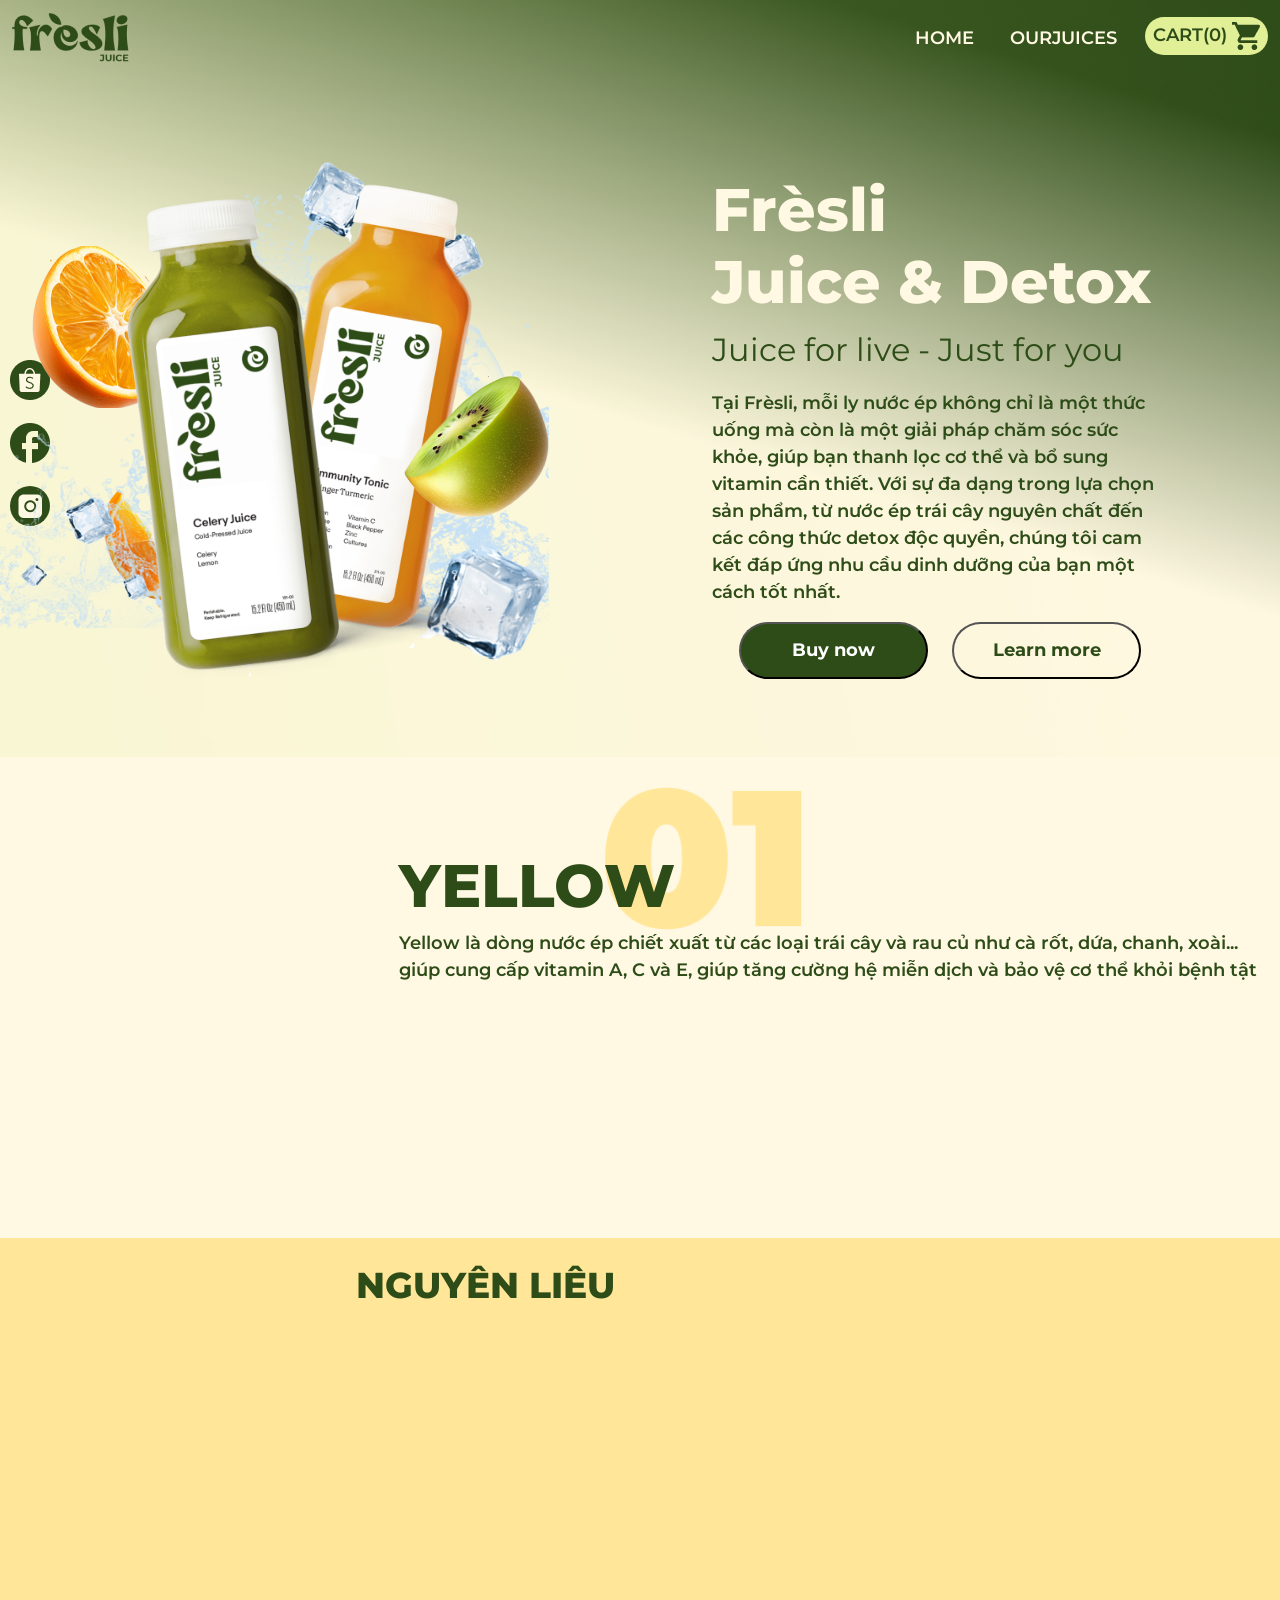
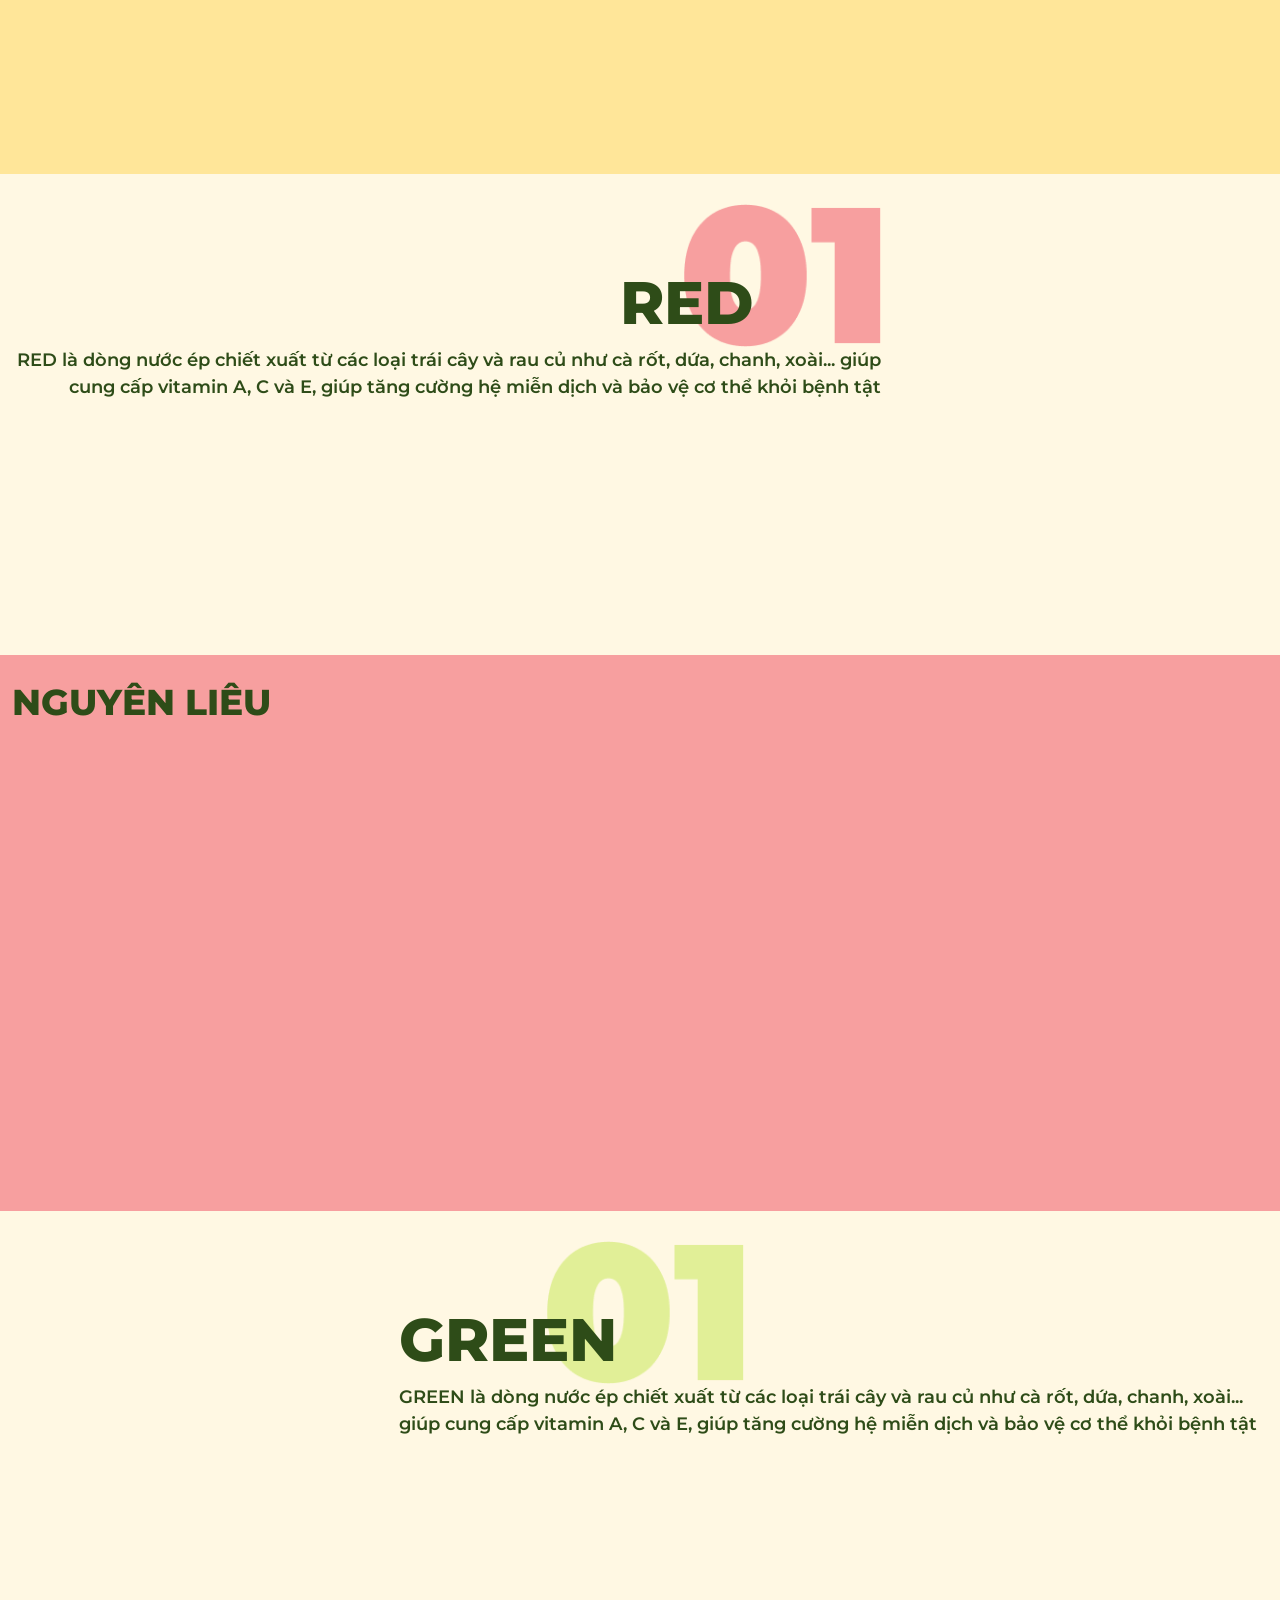
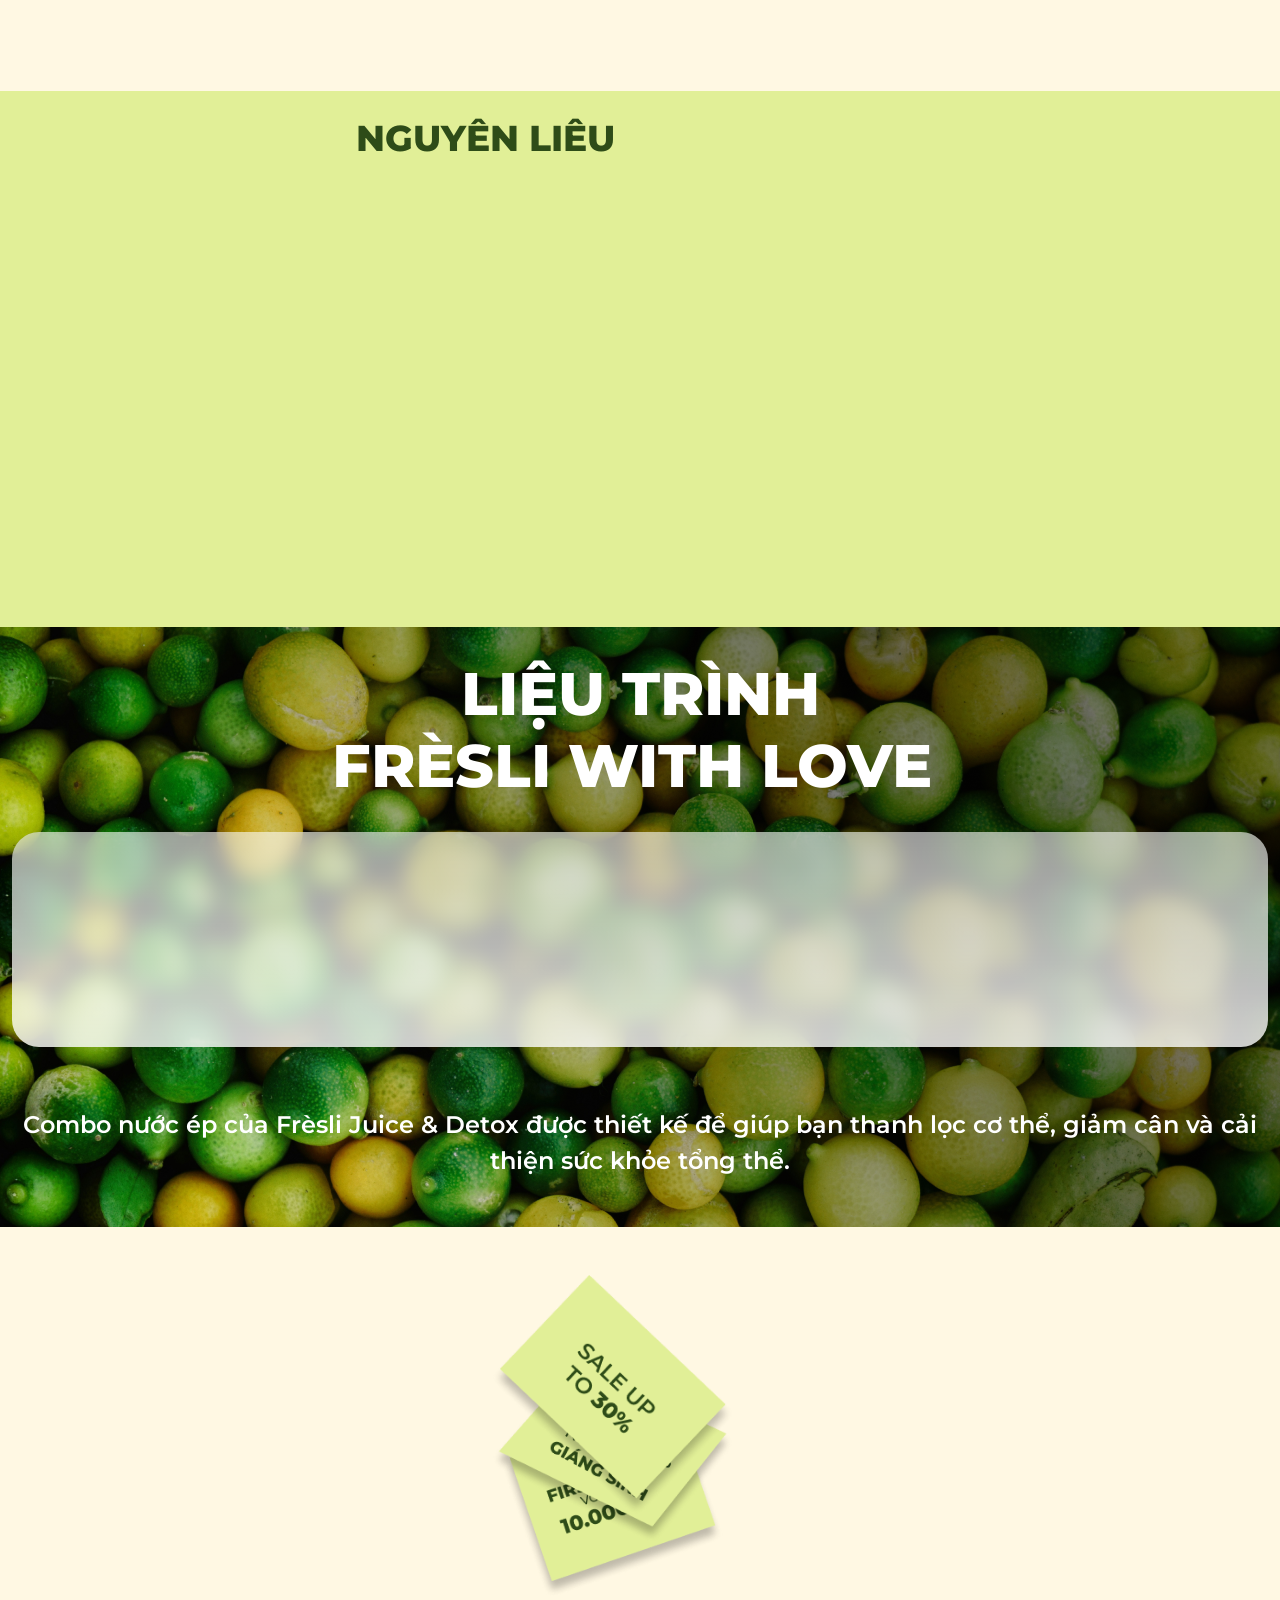
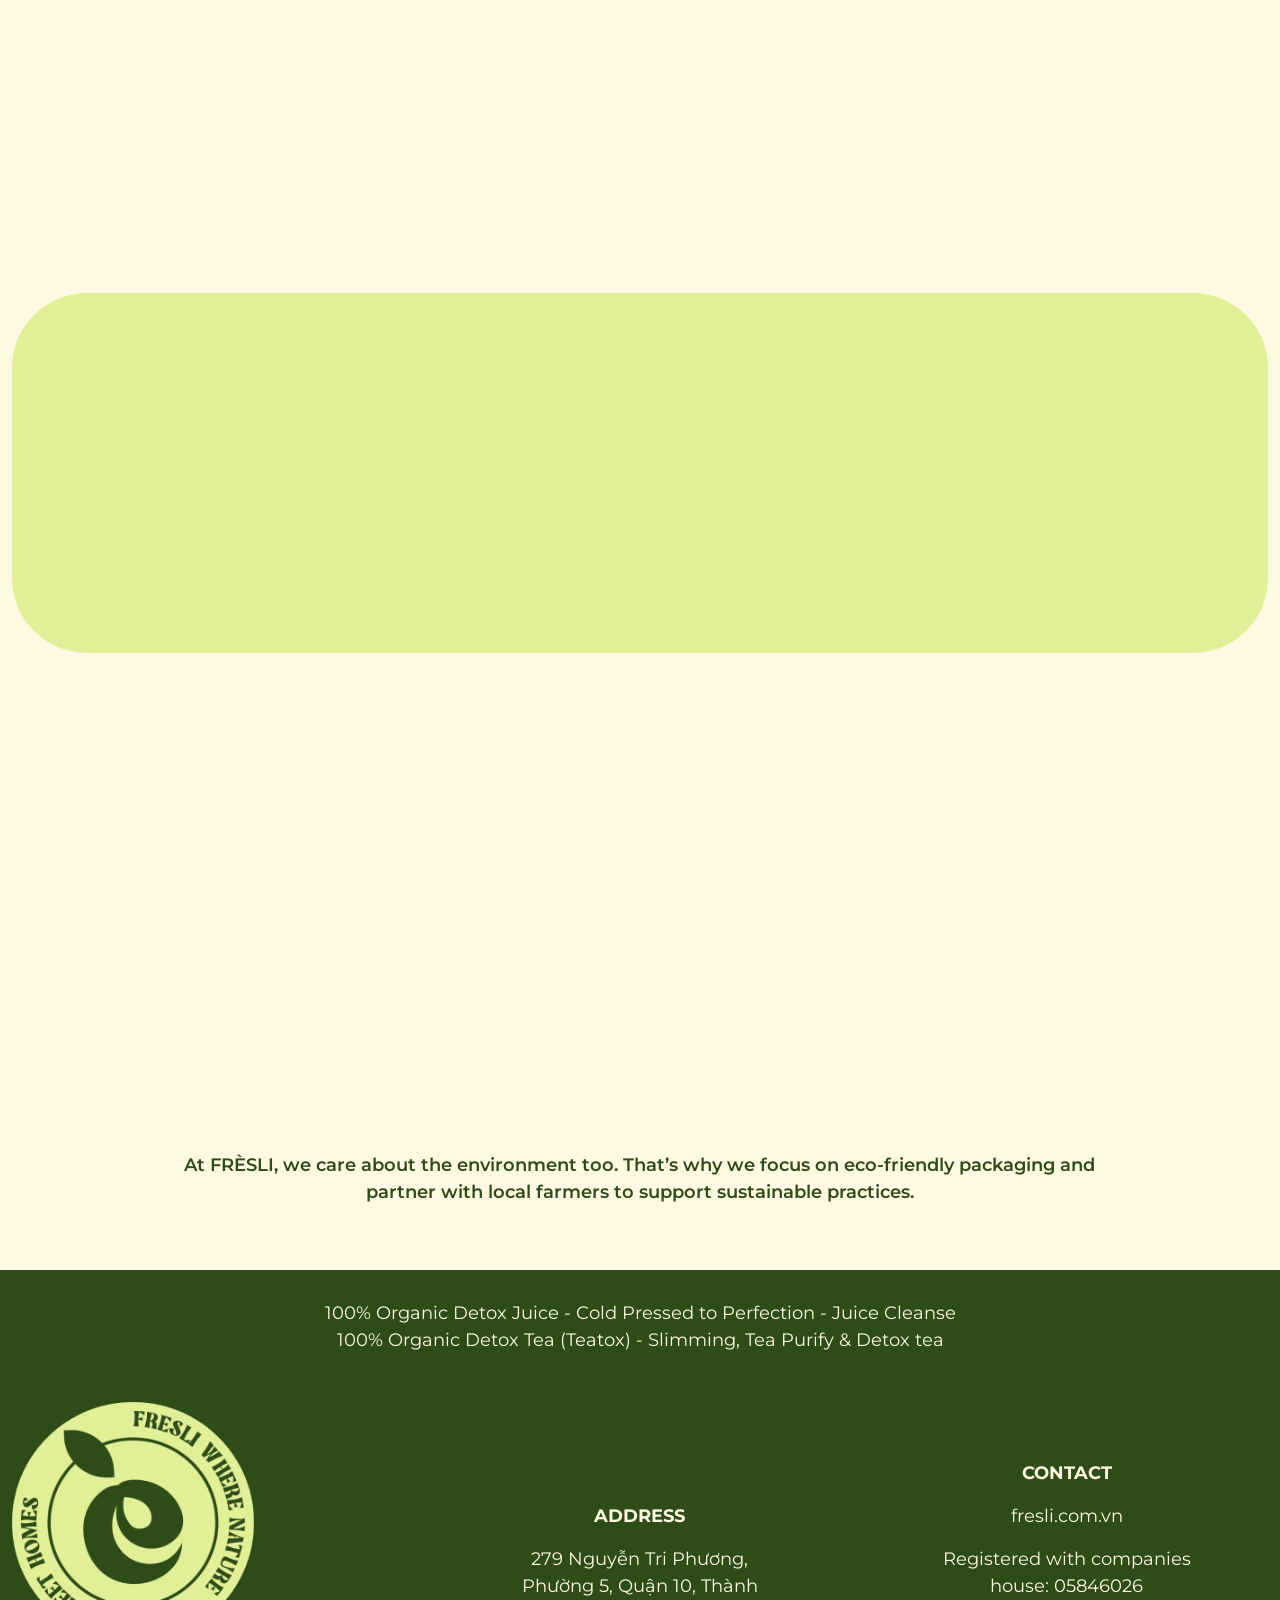
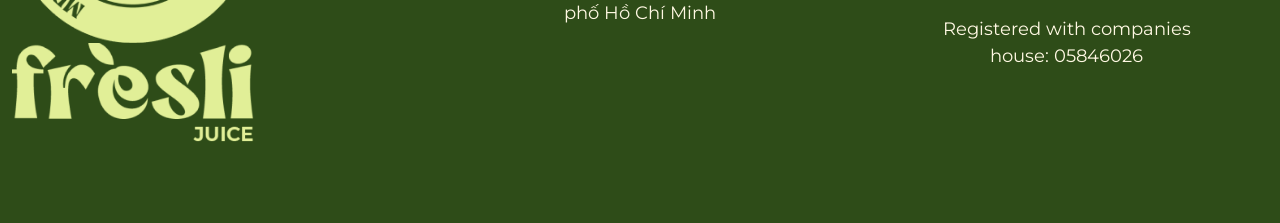
<file: index.html>
<!DOCTYPE html>
<html lang="en">
  <head>
    <meta charset="UTF-8" />
    <meta name="viewport" content="width=device-width, initial-scale=1.0" />
    <title>FRESLI</title>
    <link href="https://unpkg.com/aos@2.3.1/dist/aos.css" rel="stylesheet" />
    <link
      href="https://cdnjs.cloudflare.com/ajax/libs/font-awesome/5.13.0/css/all.min.css"
      rel="stylesheet"
    />
    <link
      href="https://cdn.jsdelivr.net/npm/bootstrap@5.3.3/dist/css/bootstrap.min.css"
      rel="stylesheet"
    />
    <script src="https://cdn.jsdelivr.net/npm/bootstrap@5.3.3/dist/js/bootstrap.bundle.min.js"></script>
    <link rel="stylesheet" href="./css/style.css" />
  </head>
  <body>
    <img class="fix-shopee" src="images/ic-shopee.png" />
    <img class="fix-fb" src="images/ic-fb.png" />
    <div class="fix-ig">
      <img src="images/ic-ig.png" />
    </div>
    <header id="header">
      <nav class="navbar navbar-expand-lg">
        <div class="container">
          <a class="navbar-brand" href="#">
            <img width="117" src="images/ic-logo.png" />
          </a>
          <button
            class="navbar-toggler"
            type="button"
            data-bs-toggle="collapse"
            data-bs-target="#navbarSupportedContent"
            aria-controls="navbarSupportedContent"
            aria-expanded="false"
            aria-label="Toggle navigation"
          >
            <span class="navbar-toggler-icon"></span>
          </button>
          <div class="collapse navbar-collapse" id="navbarSupportedContent">
            <ul class="navbar-nav me-auto mb-2 mb-lg-0"></ul>
            <form class="d-flex align-items-center">
              <ul class="navbar-nav me-auto mb-2 mb-lg-0">
                <li class="nav-item">
                  <a class="nav-link" aria-current="page" href="./index.html"
                    >HOME</a
                  >
                </li>
                <li class="nav-item">
                  <a class="nav-link" aria-current="page" href="./shop.html"
                    >OURJUICES</a
                  >
                </li>
                <li class="nav-item">
                  <a class="nav-link cart" aria-current="page" href="cart.html">
                    CART(0) <img width="28" src="images/ic-cart.png" />
                  </a>
                </li>
              </ul>
            </form>
          </div>
        </div>
      </nav>
      <div class="container">
        <div class="banner">
          <div class="position-relative banner-img banner-img-desktop">
            <img class="img-banner-1" src="images/cam 3.png" />
            <img class="img-banner-2" src="images/cam 1 1.png" />
            <img class="img-banner-3" src="images/đá 1.png" />
            <img class="img-banner-4" src="images/cam-1.png" />
            <img class="img-banner-5" src="images/xanh-1.png" />
            <img class="img-banner-6" src="images/kiwi 1.png" />
          </div>
          <div class="banner-img-mobile text-center">
            <img width="80%" src="images/Group 99.png" />
          </div>
          <div class="banner-content">
            <h1 class="heading">
              Frèsli <br />
              Juice & Detox
            </h1>
            <p class="title">Juice for live - Just for you</p>
            <p class="text">
              Tại Frèsli, mỗi ly nước ép không chỉ là một thức uống mà còn là
              một giải pháp chăm sóc sức khỏe, giúp bạn thanh lọc cơ thể và bổ
              sung vitamin cần thiết. Với sự đa dạng trong lựa chọn sản phẩm, từ
              nước ép trái cây nguyên chất đến các công thức detox độc quyền,
              chúng tôi cam kết đáp ứng nhu cầu dinh dưỡng của bạn một cách tốt
              nhất.
            </p>
            <div class="mt-3">
              <div class="d-flex align-items-center justify-content-center">
                <button class="buynow">Buy now</button>
                <button class="ms-4 learnmore">Learn more</button>
              </div>
            </div>
          </div>
        </div>
      </div>
    </header>
    <main>
      <!-- yellow -->
      <section class="bg-primary-default">
        <div class="container">
          <div class="yellow-row">
            <div></div>
            <div class="yellow-right">
              <div class="d-flex align-items-end">
                <h3 class="section-title">YELLOW</h3>
                <img id="yl-number" width="243" src="images/yl-01.png" />
              </div>
              <p class="text">
                Yellow là dòng nước ép chiết xuất từ các loại trái cây và rau củ
                như cà rốt, dứa, chanh, xoài... giúp cung cấp vitamin A, C và E,
                giúp tăng cường hệ miễn dịch và bảo vệ cơ thể khỏi bệnh tật
              </p>
              <div class="row" data-aos="fade-left">
                <div class="col-md-4 col-4">
                  <div
                    onclick="handleYellow('yl1')"
                    class="d-flex align-items-center yl-yl-bot"
                  >
                    <img class="position-relative" src="images/vàng 1 2.png" />
                    <div class="yl-title-text">YELLOW 1</div>
                  </div>
                </div>
                <div class="col-md-4 col-4">
                  <div
                    onclick="handleYellow('yl2')"
                    class="d-flex align-items-center yl-yl-bot"
                  >
                    <img class="position-relative" src="images/vàng 3.png" />
                    <div
                      class="yl-title-text"
                      style="background-color: #fa7d10"
                    >
                      YELLOW 2
                    </div>
                  </div>
                </div>
                <div class="col-md-4 col-4">
                  <div
                    onclick="handleYellow('yl3')"
                    class="d-flex align-items-center yl-yl-bot"
                  >
                    <img class="position-relative" src="images/cam 8.png" />
                    <div
                      class="yl-title-text"
                      style="background-color: #ffbe44"
                    >
                      YELLOW 3
                    </div>
                  </div>
                </div>
              </div>
            </div>
          </div>
        </div>
      </section>
      <section style="background-color: #ffe699">
        <div class="container">
          <div class="yellow-row">
            <div class="position-relative">
              <div class="yl-left-img" data-aos="fade-right">
                <img id="yl-banner" width="454" src="images/vang-to-1.png" />
              </div>
              <div class="yellow-left text" data-aos="fade-up-right">
                <p class="title shadow" id="yl-title">YELLOW 1</p>
                <p class="number" id="yl-price">45.000</p>
                <p class="yl-cart">
                  THÊM <img width="28" src="images/ic-cart-1.png" />
                </p>
              </div>
            </div>
            <div class="yellow-right-bot">
              <div class="yl-r-b-title">NGUYÊN LIÊU</div>
              <div class="yl-r-b-row" data-aos="fade-left">
                <div class="yl-r-b-col">
                  <div class="yl-r-b-item position-relative">
                    <img src="images/yl-1.png" />
                    <div class="label">Táo xanh</div>
                    <div class="value">
                      Yellow là dòng nước ép chiết xuất từ các loại trái cây và
                      rau củ như cà rốt, dứa
                    </div>
                    <div class="text-end">
                      <img id="nguyenlieuend1" src="images/taoxanh.png" />
                    </div>
                  </div>
                </div>
                <div class="yl-r-b-col">
                  <div class="yl-r-b-item position-relative">
                    <img src="images/yl-2.png" />
                    <div class="label">Táo xanh</div>
                    <div class="value">
                      Yellow là dòng nước ép chiết xuất từ các loại trái cây và
                      rau củ như cà rốt, dứa
                    </div>
                    <div class="text-end">
                      <img id="nguyenlieuend2" src="images/chanh.png" />
                    </div>
                  </div>
                </div>
                <div class="yl-r-b-col">
                  <div class="yl-r-b-item position-relative">
                    <img src="images/yl-3.png" />
                    <div class="label">Táo xanh</div>
                    <div class="value">
                      Yellow là dòng nước ép chiết xuất từ các loại trái cây và
                      rau củ như cà rốt, dứa
                    </div>
                    <div class="text-end">
                      <img id="nguyenlieuend3" src="images/chanh.png" />
                    </div>
                  </div>
                </div>
              </div>
            </div>
          </div>
        </div>
      </section>

      <!-- red -->
      <section class="bg-primary-default">
        <div class="container">
          <div class="red-row">
            <div class="red-right">
              <div class="d-flex align-items-end justify-content-end">
                <h3 class="section-title">RED</h3>
                <img id="hong-number" width="243" src="images/red-01.png" />
              </div>
              <p class="text text-end">
                RED là dòng nước ép chiết xuất từ các loại trái cây và rau củ
                như cà rốt, dứa, chanh, xoài... giúp cung cấp vitamin A, C và E,
                giúp tăng cường hệ miễn dịch và bảo vệ cơ thể khỏi bệnh tật
              </p>
              <div class="row" data-aos="fade-right">
                <div class="col-md-4 col-4">
                  <div
                    onclick="handlePink('pink3')"
                    class="d-flex align-items-center justify-content-end rl-rl-bot"
                  >
                    <div
                      class="rl-title-text"
                      style="background-color: #e35353"
                    >
                      RED 3
                    </div>
                    <img class="position-relative" src="images/roots3.png" />
                  </div>
                </div>
                <div class="col-md-4 col-4">
                  <div
                    onclick="handlePink('pink2')"
                    class="d-flex align-items-center justify-content-end rl-rl-bot"
                  >
                    <div class="rl-title-text">RED 2</div>
                    <img class="position-relative" src="images/hồng.png" />
                  </div>
                </div>
                <div class="col-md-4 col-4">
                  <div
                    onclick="handlePink('pink1')"
                    class="d-flex align-items-center justify-content-end rl-rl-bot"
                  >
                    <div
                      class="rl-title-text"
                      style="background-color: #f79f9f"
                    >
                      RED 1
                    </div>
                    <img
                      class="position-relative"
                      src="images/hồng nhạt (1).png"
                    />
                  </div>
                </div>
              </div>
            </div>
            <div></div>
          </div>
        </div>
      </section>
      <section style="background-color: #f79f9f">
        <div class="container">
          <div class="red-row">
            <div class="red-right-bot">
              <div class="rl-r-b-title">NGUYÊN LIÊU</div>
              <div class="rl-r-b-row" data-aos="fade-right">
                <div class="rl-r-b-col">
                  <div class="rl-r-b-item position-relative">
                    <img src="images/rl-2.png" />
                    <div class="label">Táo xanh</div>
                    <div class="value">
                      Yellow là dòng nước ép chiết xuất từ các loại trái cây và
                      rau củ như cà rốt, dứa
                    </div>
                    <div class="text-end">
                      <img id="nguyenlieured3" src="images/buoihong.png" />
                    </div>
                  </div>
                </div>
                <div class="rl-r-b-col">
                  <div class="rl-r-b-item position-relative">
                    <img src="images/rl-1.png" />
                    <div class="label">Táo xanh</div>
                    <div class="value">
                      Yellow là dòng nước ép chiết xuất từ các loại trái cây và
                      rau củ như cà rốt, dứa
                    </div>
                    <div class="text-end">
                      <img id="nguyenlieured2" src="images/nhadam.png" />
                    </div>
                  </div>
                </div>
                <div class="rl-r-b-col">
                  <div class="rl-r-b-item position-relative">
                    <div class="label">Táo xanh</div>
                    <div class="value">
                      Yellow là dòng nước ép chiết xuất từ các loại trái cây và
                      rau củ như cà rốt, dứa
                    </div>
                    <div class="text-end">
                      <img id="nguyenlieured1" src="images/bacha.png" />
                    </div>
                  </div>
                </div>
              </div>
            </div>
            <div class="position-relative">
              <div class="yl-left-img">
                <img
                  data-aos="fade-left"
                  id="pink-banner"
                  src="images/hong-to-1.png"
                />
              </div>
              <div class="red-left text" data-aos="fade-up-left">
                <p class="title shadow" id="hong-title">RED 1</p>
                <p class="number" id="hong-price">50.000</p>
                <p class="yl-cart">
                  THÊM <img width="28" src="images/ic-cart-1.png" />
                </p>
              </div>
            </div>
          </div>
        </div>
      </section>

      <!-- green -->
      <section class="bg-primary-default">
        <div class="container">
          <div class="yellow-row">
            <div></div>
            <div class="yellow-right">
              <div class="d-flex align-items-end">
                <h3 class="section-title">GREEN</h3>
                <img id="xanh-number" width="243" src="images/01-2.png" />
              </div>
              <p class="text">
                GREEN là dòng nước ép chiết xuất từ các loại trái cây và rau củ
                như cà rốt, dứa, chanh, xoài... giúp cung cấp vitamin A, C và E,
                giúp tăng cường hệ miễn dịch và bảo vệ cơ thể khỏi bệnh tật
              </p>
              <div class="row" data-aos="fade-left">
                <div class="col-md-4 col-4">
                  <div
                    onclick="handleGreen('green1')"
                    class="d-flex align-items-center yl-yl-bot"
                  >
                    <img class="position-relative" src="images/xanh-to-1.png" />
                    <div class="gr-title-text">GREEN 1</div>
                  </div>
                </div>
                <div class="col-md-4 col-4">
                  <div
                    onclick="handleGreen('green2')"
                    class="d-flex align-items-center yl-yl-bot"
                  >
                    <img class="position-relative" src="images/xanh-to-2.png" />
                    <div
                      class="gr-title-text"
                      style="background-color: #7bd063"
                    >
                      GREEN 2
                    </div>
                  </div>
                </div>
                <div class="col-md-4 col-4">
                  <div
                    onclick="handleGreen('green3')"
                    class="d-flex align-items-center yl-yl-bot"
                  >
                    <img class="position-relative" src="images/xanh-to-3.png" />
                    <div
                      class="gr-title-text"
                      style="background-color: #358c1d"
                    >
                      GREEN 3
                    </div>
                  </div>
                </div>
              </div>
            </div>
          </div>
        </div>
      </section>
      <section style="background-color: #e1ef97">
        <div class="container">
          <div class="yellow-row">
            <div class="position-relative">
              <div class="yl-left-img">
                <img
                  data-aos="fade-right"
                  id="green-banner"
                  src="images/xanh 1.png"
                />
              </div>
              <div class="yellow-left text" data-aos="fade-up-right">
                <p
                  id="xanh-title"
                  class="title shadow"
                  style="background-color: #358c1d"
                >
                  GREEN 1
                </p>
                <p id="xanh-price" class="number">45.000</p>
                <p class="yl-cart">
                  THÊM <img width="28" src="images/ic-cart-1.png" />
                </p>
              </div>
            </div>
            <div class="yellow-right-bot">
              <div class="yl-r-b-title">NGUYÊN LIÊU</div>
              <div class="yl-r-b-row gl-r-b-row" data-aos="fade-left">
                <div class="yl-r-b-col">
                  <div class="yl-r-b-item position-relative">
                    <img src="images/gr-1.png" />
                    <div class="label">Táo xanh</div>
                    <div class="value">
                      Yellow là dòng nước ép chiết xuất từ các loại trái cây và
                      rau củ như cà rốt, dứa
                    </div>
                    <div class="text-end">
                      <img id="nguyenlieugreen1" src="images/dua.png" />
                    </div>
                  </div>
                </div>
                <div class="yl-r-b-col">
                  <div class="yl-r-b-item position-relative">
                    <img src="images/gr-2.png" />
                    <div class="label">Táo xanh</div>
                    <div class="value">
                      Yellow là dòng nước ép chiết xuất từ các loại trái cây và
                      rau củ như cà rốt, dứa
                    </div>
                    <div class="text-end">
                      <img id="nguyenlieugreen2" src="images/duachuot.png" />
                    </div>
                  </div>
                </div>
                <div class="yl-r-b-col">
                  <div class="yl-r-b-item position-relative">
                    <img src="images/gr-3.png" />
                    <div class="label">Táo xanh</div>
                    <div class="value">
                      Yellow là dòng nước ép chiết xuất từ các loại trái cây và
                      rau củ như cà rốt, dứa
                    </div>
                    <div class="text-end">
                      <img id="nguyenlieugreen3" src="images/duachuot.png" />
                    </div>
                  </div>
                </div>
              </div>
            </div>
          </div>
        </div>
      </section>
      <section>
        <div class="bg-love">
          <div class="container">
            <h2>
              Liệu trình <br />
              Frèsli with Love 
            </h2>
            <div class="love-w">
              <div class="love-w-row" data-aos="zoom-in">
                <div class="love-w-col text-center">
                  <div class="date-number">
                    <img src="images/7.png" />
                  </div>
                  <div class="date-txt">NGÀY</div>
                </div>
                <div class="love-w-col text-center">
                  <div class="date-number">
                    <img src="images/14.png" />
                  </div>
                  <div class="date-txt" style="background: #358c1d">NGÀY</div>
                </div>
                <div class="love-w-col text-center">
                  <div class="date-number">
                    <img src="images/21.png" />
                  </div>
                  <div class="date-txt" style="background: #2e4c18">NGÀY</div>
                </div>
              </div>
            </div>
            <p>
              Combo nước ép của Frèsli Juice & Detox được thiết kế để giúp bạn
              thanh lọc cơ thể, giảm cân và cải thiện sức khỏe tổng thể.
            </p>
          </div>
        </div>
      </section>
      <section style="background-color: #fff8e3">
        <div class="container pt-5 pb-5">
          <div class="row sale-product">
            <div class="col-md-7 d-flex justify-content-between">
              <h2 class="sale-title" data-aos="fade-right">
                Các chương trình <br />
                <span>khuyến mãi </span><br />
                chỉ dành cho <br />
                riêng bạn
              </h2>
              <div class="position-relative sale-img">
                <img class="sale-1" src="images/Group 88.png" />
                <img class="sale-2" src="images/Group 89.png" />
                <img class="sale-3" src="images/Group 90.png" />
              </div>
            </div>
            <div class="col-md-5">
              <div class="sale-right-item">
                <div class="text-center">
                  <img
                    data-aos="fade-up"
                    class="position-relative"
                    style="z-index: 3"
                    width="124"
                    src="images/Vector (5).png"
                  />
                </div>
                <div class="content-item" data-aos="fade-left">
                  <img class="daucong" width="24" src="images/daucong.png" />
                   
                  <div class="content-text">
                    Sale đến 30% khi sử dụng các gói combo Frèsli with Love
                  </div>
                </div>
              </div>
              <div class="sale-right-item">
                <div class="text-center">
                  <img
                    data-aos="fade-up"
                    class="position-relative"
                    style="z-index: 2"
                    width="167"
                    src="images/Vector (6).png"
                  />
                </div>
                <div class="content-item" data-aos="fade-left">
                  <img class="daucong" width="24" src="images/daucong.png" />
                   
                  <div class="content-text">
                    Sale đến 30% khi sử dụng các gói combo Frèsli with Love
                  </div>
                </div>
              </div>
              <div class="sale-right-item">
                <div class="text-center">
                  <img
                    data-aos="fade-up"
                    class="position-relative"
                    style="z-index: 1"
                    width="183"
                    src="images/Vector (7).png"
                  />
                </div>
                <div class="content-item" data-aos="fade-left">
                  <img class="daucong" width="24" src="images/daucong.png" />
                   
                  <div class="content-text">
                    Sale đến 30% khi sử dụng các gói combo Frèsli with Love
                  </div>
                </div>
              </div>
            </div>
          </div>
        </div>
      </section>
      <section class="pt-5" style="background-color: #fff8e3">
        <div class="container">
          <section
            style="
              background-color: #e1ef97;
              border-radius: 75px;
              padding: 20px;
            "
          >
            <div class="row align-items-center">
              <div
                class="col-lg-3 col-md-6 position-relative"
                data-aos="fade-right"
              >
                <div class="img-phay">
                  <img src="images/phay.png" />
                </div>
                <img class="img-box" src="images/box 1@4x.png" />
                <div class="content-phay">
                  <p>100% trái cây, rau củ tươi, giàu vitamin, khoáng chất.</p>
                </div>
              </div>
              <div
                class="col-lg-3 col-md-6 position-relative"
                data-aos="fade-up"
              >
                <div class="img-phay">
                  <img src="images/phay.png" />
                </div>
                <img class="img-box" src="images/box 2@4x.png" />
                <div class="content-phay">
                  <p>100% trái cây, rau củ tươi, giàu vitamin, khoáng chất.</p>
                </div>
              </div>
              <div
                class="col-lg-3 col-md-6 position-relative"
                data-aos="fade-up"
              >
                <div class="img-phay">
                  <img src="images/phay.png" />
                </div>
                <img class="img-box" src="images/box 3@4x.png" />
                <div class="content-phay">
                  <p>100% trái cây, rau củ tươi, giàu vitamin, khoáng chất.</p>
                </div>
              </div>
              <div
                class="col-lg-3 col-md-6 position-relative"
                data-aos="fade-left"
              >
                <div class="img-phay">
                  <img src="images/phay.png" />
                </div>
                <img class="img-box" src="images/box 4@4x.png" />
                <div class="content-phay">
                  <p>100% trái cây, rau củ tươi, giàu vitamin, khoáng chất.</p>
                </div>
              </div>
            </div>
          </section>

          <div class="row box">
            <div class="col-lg-1"></div>
            <div class="col-lg-10">
              <div class="row">
                <div class="col-md-4">
                  <div
                    class="box-item shadow position-relative bg-light"
                    data-aos="fade-right"
                  >
                    <div class="box-img">
                      <img width="105" src="images/Group.png" />
                    </div>
                    <div class="box-content">
                      <p>
                        Làm từ trái cây và rau củ tươi ngon, không chứa chất bảo
                        quản, phẩm màu hay đường hóa học, đảm bảo mang đến hương
                        vị tự nhiên và dinh dưỡng tối ưu
                      </p>
                    </div>
                  </div>
                </div>
                <div class="col-md-4">
                  <div
                    class="box-item shadow position-relative bg-light"
                    data-aos="fade-up"
                  >
                    <div class="box-img">
                      <img width="105" src="images/Vector (8).png" />
                    </div>
                    <div class="box-content">
                      <p>
                        Làm từ trái cây và rau củ tươi ngon, không chứa chất bảo
                        quản, phẩm màu hay đường hóa học, đảm bảo mang đến hương
                        vị tự nhiên và dinh dưỡng tối ưu
                      </p>
                    </div>
                  </div>
                </div>
                <div class="col-md-4">
                  <div
                    class="box-item shadow position-relative bg-light"
                    data-aos="fade-left"
                  >
                    <div class="box-img">
                      <img width="105" src="images/Vector (9).png" />
                    </div>
                    <div class="box-content">
                      <p>
                        Làm từ trái cây và rau củ tươi ngon, không chứa chất bảo
                        quản, phẩm màu hay đường hóa học, đảm bảo mang đến hương
                        vị tự nhiên và dinh dưỡng tối ưu
                      </p>
                    </div>
                  </div>
                </div>
              </div>
              <p class="text text-center mt-5 pb-5">
                At FRÈSLI, we care about the environment too. That’s why we
                focus on eco-friendly packaging and <br />
                partner with local farmers to support sustainable practices.
              </p>
            </div>
            <div class="col-lg-1"></div>
          </div>
        </div>
      </section>
    </main>
    <footer>
      <div class="container">
        <div class="title text-center">
          100% Organic Detox Juice - Cold Pressed to Perfection - Juice
          Cleanse<br />
          100% Organic Detox Tea (Teatox) - Slimming, Tea Purify & Detox tea
        </div>
        <div class="row align-items-center mt-5 mb-5">
          <div class="col-md-4 img-center">
            <img width="60%" src="images/Intersect.png" />
            <img width="60%" src="images/logo full.png" />
          </div>
          <div class="col-md-4 col-6">
            <p class="text-center"><b>ADDRESS</b></p>
            <p class="text-center">
              279 Nguyễn Tri Phương, <br />Phường 5, Quận 10, Thành <br />phố Hồ
              Chí Minh
            </p>
          </div>
          <div class="col-md-4 col-6">
            <p class="text-center"><b>CONTACT</b></p>
            <p class="text-center">fresli.com.vn</p>
            <p class="text-center">
              Registered with companies <br />
              house: 05846026
            </p>
            <p class="text-center">
              Registered with companies <br />
              house: 05846026
            </p>
          </div>
        </div>
      </div>
    </footer>
    <script src="https://unpkg.com/aos@2.3.1/dist/aos.js"></script>
    <script src="script.js"></script>
    <script>
      AOS.init();
    </script>
  </body>
</html>
</file>
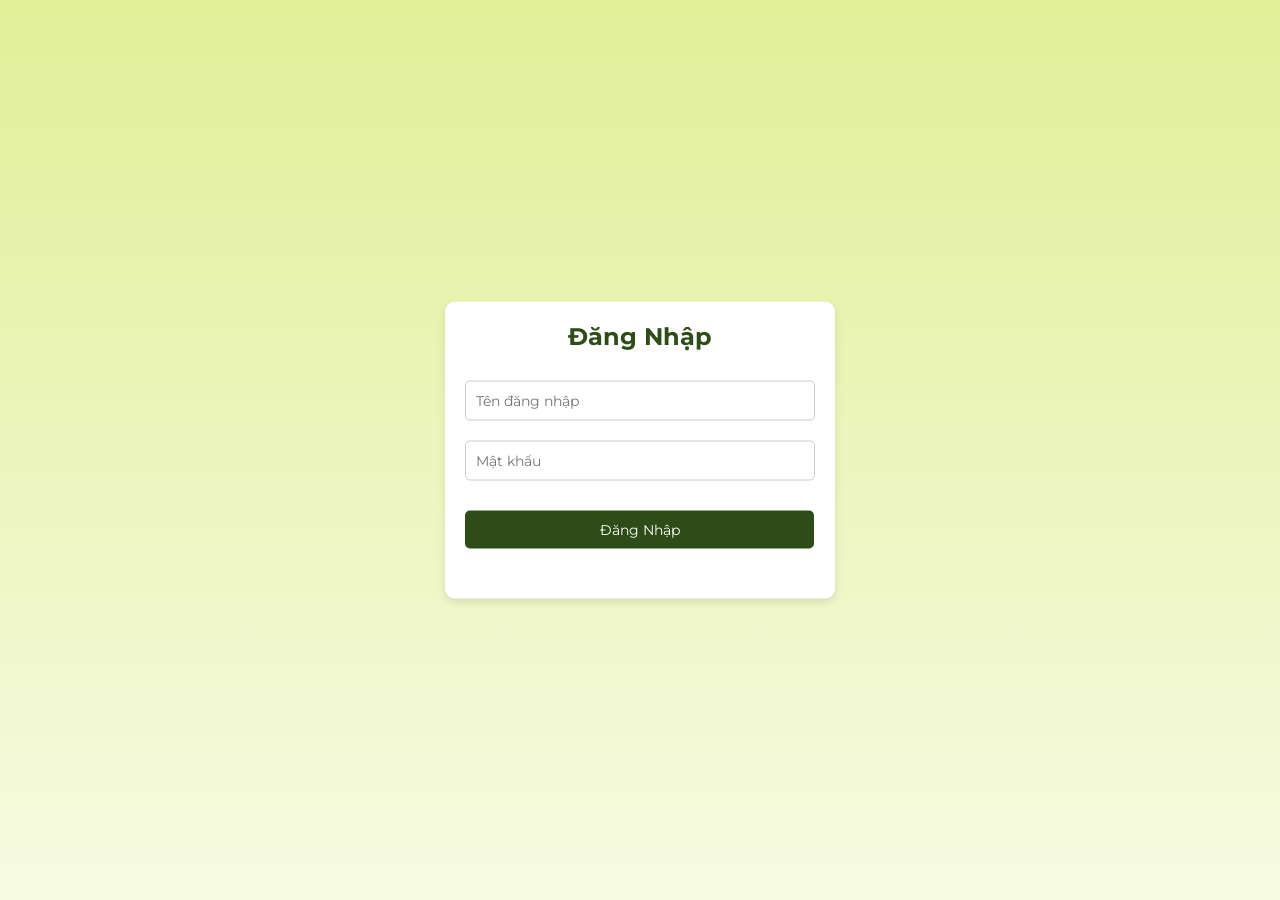
<file: admin.html>
<!DOCTYPE html>
<html lang="en">
  <head>
    <meta charset="UTF-8" />
    <meta name="viewport" content="width=device-width, initial-scale=1.0" />
    <title>Document</title>
    <link rel="stylesheet" href="admin/style.css" />
  </head>
  <body>
    <div>
      <div class="auth-overlay"></div>
      <div class="auth-form">
        <h2>Đăng Nhập</h2>
        <form>
          <div><input type="text" placeholder="Tên đăng nhập" value="" /></div>
          <div><input type="password" placeholder="Mật khẩu" value="" /></div>
          <div class="login"><a href="admin/index.html">Đăng Nhập</a> </div>
        </form>
      </div>
    </div>
  </body>
</html>
</file>
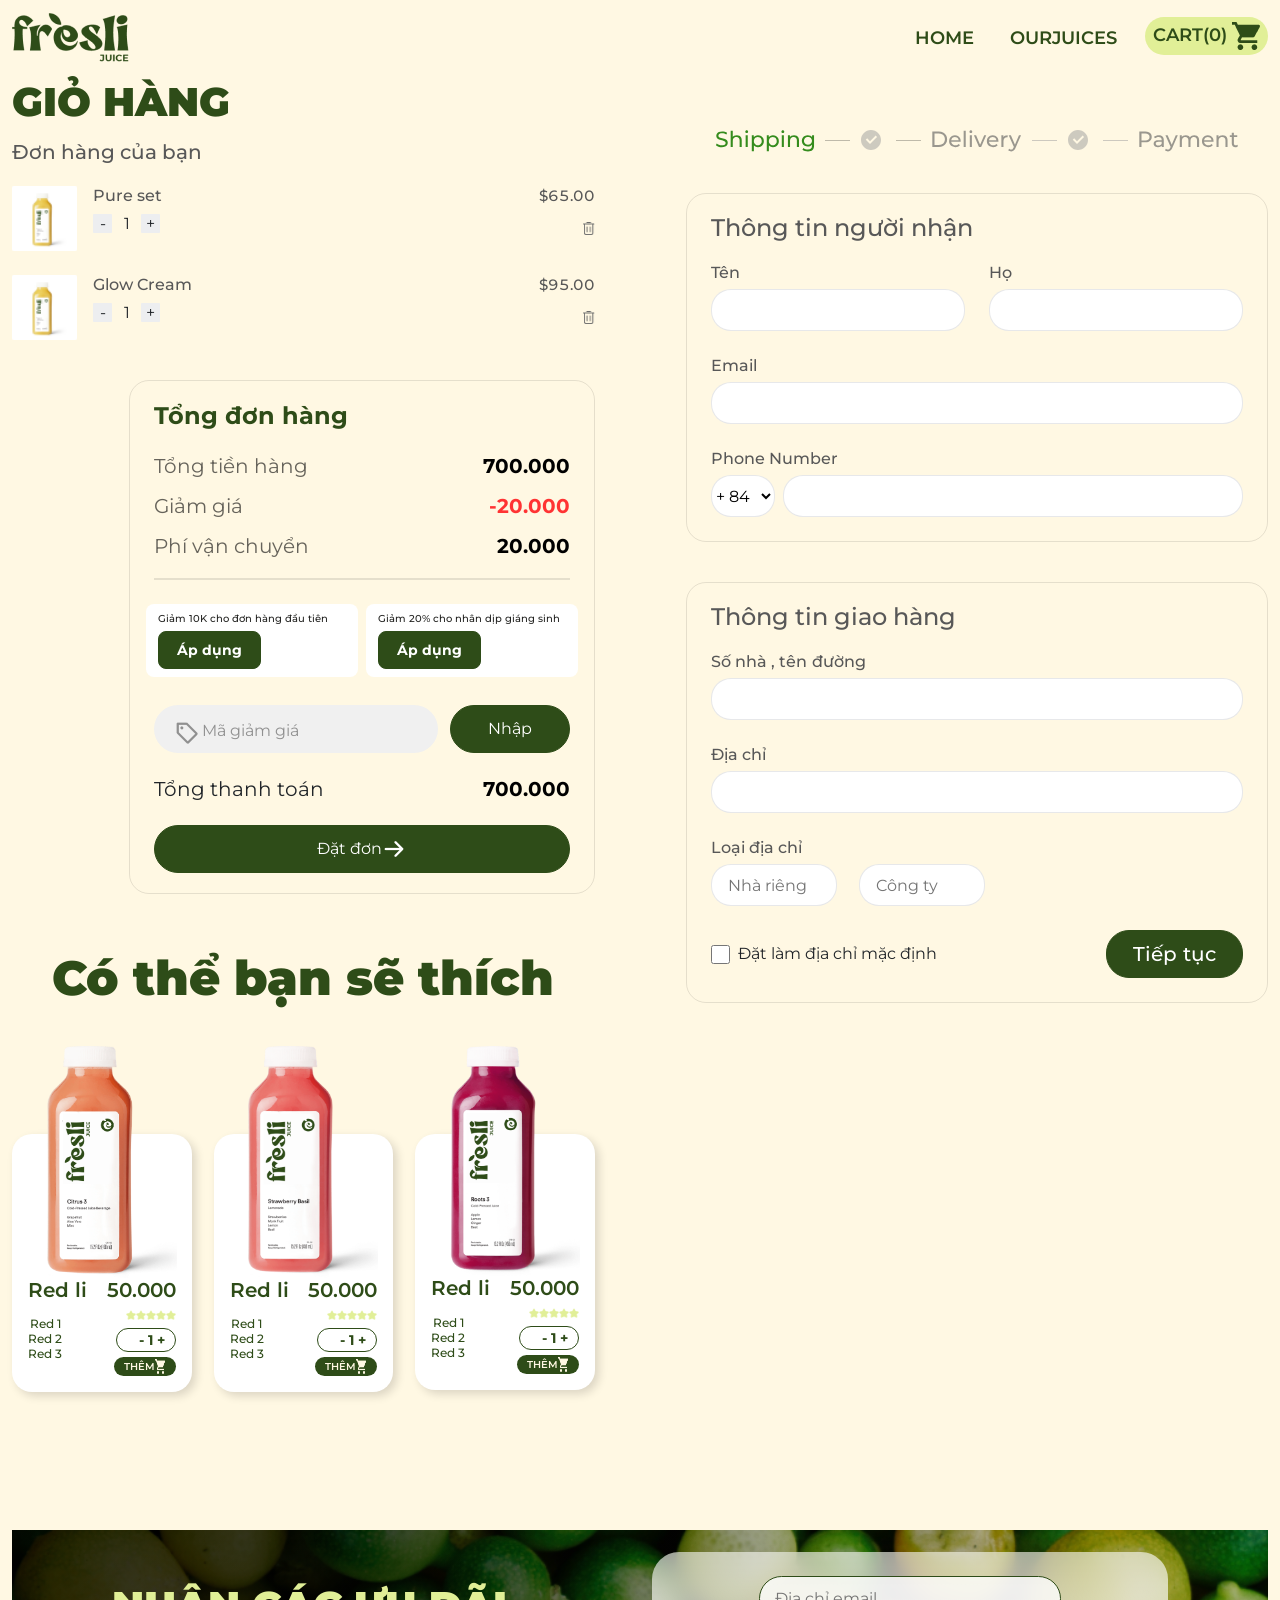
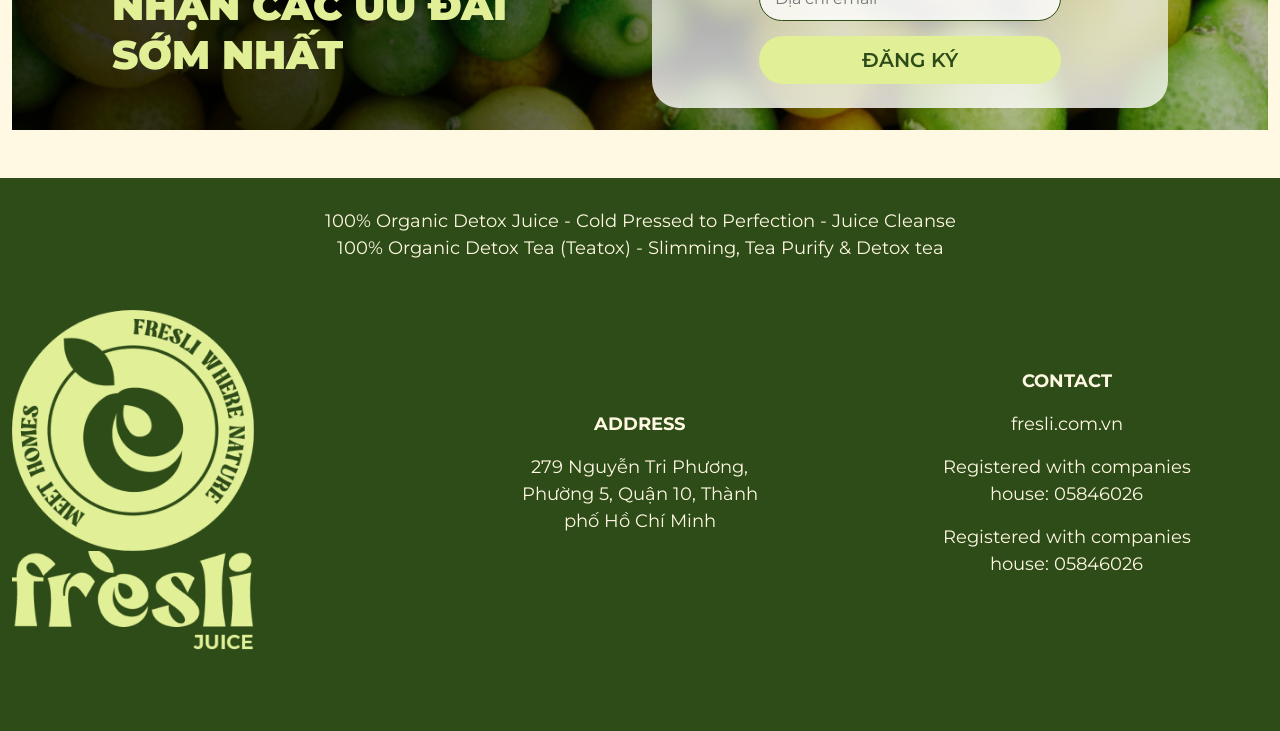
<file: cart.html>
<!DOCTYPE html>
<html lang="en">
  <head>
    <meta charset="UTF-8" />
    <meta name="viewport" content="width=device-width, initial-scale=1.0" />
    <title>FRESLI</title>
    <link href="https://unpkg.com/aos@2.3.1/dist/aos.css" rel="stylesheet" />
    <link
      href="https://cdnjs.cloudflare.com/ajax/libs/font-awesome/5.13.0/css/all.min.css"
      rel="stylesheet"
    />
    <link
      href="https://cdn.jsdelivr.net/npm/bootstrap@5.3.3/dist/css/bootstrap.min.css"
      rel="stylesheet"
    />
    <script src="https://cdn.jsdelivr.net/npm/bootstrap@5.3.3/dist/js/bootstrap.bundle.min.js"></script>
    <link rel="stylesheet" href="./css/style.css" />
    <link rel="stylesheet" href="./css/shop.css" />
    <link rel="stylesheet" href="./css/shop-detail.css" />
    <link rel="stylesheet" href="./css/cart.css" />
  </head>
  <body>
    <header>
      <nav class="navbar navbar-expand-lg">
        <div class="container">
          <a class="navbar-brand" href="#">
            <img width="117" src="images/ic-logo.png" />
          </a>
          <button
            class="navbar-toggler"
            type="button"
            data-bs-toggle="collapse"
            data-bs-target="#navbarSupportedContent"
            aria-controls="navbarSupportedContent"
            aria-expanded="false"
            aria-label="Toggle navigation"
          >
            <span class="navbar-toggler-icon"></span>
          </button>
          <div class="collapse navbar-collapse" id="navbarSupportedContent">
            <ul class="navbar-nav me-auto mb-2 mb-lg-0"></ul>
            <form class="d-flex align-items-center">
              <ul class="navbar-nav me-auto mb-2 mb-lg-0">
                <li class="nav-item">
                  <a class="nav-link" aria-current="page" href="./index.html"
                    >HOME</a
                  >
                </li>
                <li class="nav-item">
                  <a class="nav-link" aria-current="page" href="./shop.html"
                    >OURJUICES</a
                  >
                </li>
                <li class="nav-item">
                  <a class="nav-link cart" aria-current="page" href="cart.html">
                    CART(0) <img width="28" src="images/ic-cart.png" />
                  </a>
                </li>
              </ul>
            </form>
          </div>
        </div>
      </nav>
    </header>
    <main>
      <section class="container">
        <div class="banner-shop-detail-title">Giỏ hàng</div>
        <div>
          <div class="cart-row">
            <div class="cart-left">
              <div class="cart-for-you mt-3 mb-4">Đơn hàng của bạn</div>

              <div class="cart-order">
                <div class="d-flex justify-content-between">
                  <div class="d-flex">
                    <img width="65" height="65" src="./images/image 4.png" />
                    <div class="ms-3">
                      <div style="font-size: 16px" class="cart-for-you">
                        Pure set
                      </div>
                      <div class="d-flex align-items-center mt-2">
                        <span class="cart-add">-</span>
                        <span
                          class="cart-add"
                          style="background-color: transparent"
                          >1</span
                        >
                        <span class="cart-add">+</span>
                      </div>
                    </div>
                  </div>
                  <div class="text-end">
                    <div style="font-size: 15px" class="cart-for-you">
                      $65.00
                    </div>
                    <img
                      class="mt-3"
                      width="12px"
                      src="./images/delete.png"
                      alt=""
                    />
                  </div>
                </div>
                <div class="d-flex justify-content-between mt-4">
                  <div class="d-flex">
                    <img width="65" height="65" src="./images/image 4.png" />
                    <div class="ms-3">
                      <div style="font-size: 16px" class="cart-for-you">
                        Glow Cream
                      </div>
                      <div class="d-flex align-items-center mt-2">
                        <span class="cart-add">-</span>
                        <span
                          class="cart-add"
                          style="background-color: transparent"
                          >1</span
                        >
                        <span class="cart-add">+</span>
                      </div>
                    </div>
                  </div>
                  <div class="text-end">
                    <div style="font-size: 15px" class="cart-for-you">
                      $95.00
                    </div>
                    <img
                      class="mt-3"
                      width="12px"
                      src="./images/delete.png"
                      alt=""
                    />
                  </div>
                </div>

                <div class="d-flex justify-content-end">
                  <div class="cart-order-sum">
                    <div class="title">Tổng đơn hàng</div>
                    <div class="d-flex justify-content-between mt-4">
                      <div class="label">Tổng tiền hàng</div>
                      <div class="value">700.000</div>
                    </div>
                    <div class="d-flex justify-content-between mt-3">
                      <div class="label">Giảm giá</div>
                      <div class="value" style="color: #f33">-20.000</div>
                    </div>
                    <div class="d-flex justify-content-between mt-3">
                      <div class="label">Phí vận chuyển</div>
                      <div class="value">20.000</div>
                    </div>
                    <div class="line"></div>
                    <div class="apdunggiamgia row">
                      <div class="col-md-6 p-1">
                        <div class="apdunggiamgia-children">
                          <div>Giảm 10K cho đơn hàng đầu tiên</div>
                          <button>Áp dụng</button>
                        </div>
                      </div>
                      <div class="col-md-6 p-1">
                        <div class="apdunggiamgia-children">
                          <div>Giảm 20% cho nhân dịp giáng sinh</div>
                          <button>Áp dụng</button>
                        </div>
                      </div>
                    </div>
                    <div class="magiamgia-row">
                      <div class="magiamgia">
                        <img width="24" src="./images/magiamgia.png" />
                        Mã giảm giá
                      </div>
                      <button>Nhập</button>
                    </div>
                    <div class="d-flex justify-content-between mt-3">
                      <div class="label text-dark">Tổng thanh toán</div>
                      <div class="value">700.000</div>
                    </div>
                    <button class="order-now mt-4">
                      Đặt đơn
                      <img width="24" src="./images/arrow-right.png" />
                    </button>
                  </div>
                </div>
              </div>
              <div class="shop-water-combo mt-5" id="nuocep">
                <div>
                  <div class="shop-detail-title text-center">
                    Có thể bạn sẽ thích
                  </div>
                  <div class="nuoceple-row">
                    <div class="nuoceple-item">
                      <div
                        class="shop-shadow nuoceple-item-item text-center pb-3"
                      >
                        <img
                          class="nuoceple-img"
                          width="150"
                          src="images/hong-to-1.png"
                        />
                        <div
                          class="d-flex align-items-center justify-content-between px-3"
                        >
                          <div class="text-20">Red li</div>
                          <div class="text-20">50.000</div>
                        </div>
                        <div
                          class="d-flex align-items-center justify-content-between px-3"
                        >
                          <div class="text-12">
                            Red 1 <br />
                            Red 2 <br />
                            Red 3
                          </div>
                          <div class="">
                            <div class="d-flex justify-content-end mt-2 mb-2">
                              <img class="" width="10" src="images/Star.png" />
                              <img class="" width="10" src="images/Star.png" />
                              <img class="" width="10" src="images/Star.png" />
                              <img class="" width="10" src="images/Star.png" />
                              <img class="" width="10" src="images/Star.png" />
                            </div>
                            <div class="d-block text-end">
                              <div class="sum">- 1 +</div>
                              <div class="shop-cart ms-2">
                                THÊM
                                <img width="28" src="images/ic-cart-1.png" />
                              </div>
                            </div>
                          </div>
                        </div>
                      </div>
                    </div>
                    <div class="nuoceple-item">
                      <div
                        class="shop-shadow nuoceple-item-item text-center pb-3"
                      >
                        <img
                          class="nuoceple-img"
                          width="150"
                          src="images/hong-to-2.png"
                        />
                        <div
                          class="d-flex align-items-center justify-content-between px-3"
                        >
                          <div class="text-20">Red li</div>
                          <div class="text-20">50.000</div>
                        </div>
                        <div
                          class="d-flex align-items-center justify-content-between px-3"
                        >
                          <div class="text-12">
                            Red 1 <br />
                            Red 2 <br />
                            Red 3
                          </div>
                          <div class="">
                            <div class="d-flex justify-content-end mt-2 mb-2">
                              <img class="" width="10" src="images/Star.png" />
                              <img class="" width="10" src="images/Star.png" />
                              <img class="" width="10" src="images/Star.png" />
                              <img class="" width="10" src="images/Star.png" />
                              <img class="" width="10" src="images/Star.png" />
                            </div>
                            <div class="d-block text-end">
                              <div class="sum">- 1 +</div>
                              <div class="shop-cart ms-2">
                                THÊM
                                <img width="28" src="images/ic-cart-1.png" />
                              </div>
                            </div>
                          </div>
                        </div>
                      </div>
                    </div>
                    <div class="nuoceple-item">
                      <div
                        class="shop-shadow nuoceple-item-item text-center pb-3"
                      >
                        <img
                          class="nuoceple-img"
                          width="150"
                          src="images/hong-to-3.png"
                        />
                        <div
                          class="d-flex align-items-center justify-content-between px-3"
                        >
                          <div class="text-20">Red li</div>
                          <div class="text-20">50.000</div>
                        </div>
                        <div
                          class="d-flex align-items-center justify-content-between px-3"
                        >
                          <div class="text-12">
                            Red 1 <br />
                            Red 2 <br />
                            Red 3
                          </div>
                          <div class="">
                            <div class="d-flex justify-content-end mt-2 mb-2">
                              <img class="" width="10" src="images/Star.png" />
                              <img class="" width="10" src="images/Star.png" />
                              <img class="" width="10" src="images/Star.png" />
                              <img class="" width="10" src="images/Star.png" />
                              <img class="" width="10" src="images/Star.png" />
                            </div>
                            <div class="d-block text-end">
                              <div class="sum">- 1 +</div>
                              <div class="shop-cart ms-2">
                                THÊM
                                <img width="28" src="images/ic-cart-1.png" />
                              </div>
                            </div>
                          </div>
                        </div>
                      </div>
                    </div>
                  </div>
                </div>
                <div class="shop-water-combo-border mt-5"></div>
              </div>
            </div>
            <div class="cart-right">
              <div class="text-center">
                <img class="shipping-img" src="./images/shipping-1.svg" />
              </div>

              <div class="form-shipping">
                <div class="title">Thông tin người nhận</div>
                <div class="row mt-4">
                  <div class="col-md-6">
                    <div class="label">Tên</div>
                    <input />
                  </div>
                  <div class="col-md-6">
                    <div class="label">Họ</div>
                    <input />
                  </div>
                </div>
                <div class="row mt-4">
                  <div class="col-md-12">
                    <div class="label">Email</div>
                    <input />
                  </div>
                </div>
                <div class="row mt-4">
                  <div class="col-md-12">
                    <div class="label">Phone Number</div>
                    <div class="d-flex">
                      <select
                        class="me-2"
                        style="width: 75px"
                        name="cars"
                        id="cars"
                      >
                        <option value="volvo">+ 84</option>
                        <option value="saab">+ 84</option>
                        <option value="mercedes">+ 84</option>
                        <option value="audi">+ 84</option>
                      </select>
                      <input />
                    </div>
                  </div>
                </div>
              </div>

              <div class="form-shipping">
                <div class="title">Thông tin giao hàng</div>
                <div class="row">
                  <div class="col-md-12 mt-4">
                    <div class="label">Số nhà , tên đường</div>
                    <input />
                  </div>
                  <div class="col-md-12 mt-4">
                    <div class="label">Địa chỉ</div>
                    <input />
                  </div>
                </div>
                <div class="row mt-4">
                  <div class="col-md-12">
                    <div class="label">Loại địa chỉ</div>
                    <div class="d-flex">
                      <input
                        class="ps-3"
                        style="width: 126px; margin-right: 22px"
                        placeholder="Nhà riêng"
                      />
                      <input
                        class="ps-3"
                        style="width: 126px"
                        placeholder="Công ty"
                      />
                    </div>
                  </div>
                </div>
                <div class="mt-4">
                  <div class="d-md-flex justify-content-between">
                    <div class="d-flex align-items-center">
                      <input class="checkDefault" type="checkbox" />
                      Đặt làm địa chỉ mặc định
                    </div>
                    <a href="shipping1.html" class="continue cart-continue"
                      >Tiếp tục</a
                    >
                  </div>
                </div>
              </div>
            </div>
          </div>
        </div>
      </section>

      <section class="container mt-5">
        <div class="shop-jucies">
          <div class="row align-items-center">
            <div class="col-lg-5">
              <div class="uudai">
                nhận các ưu đãi <br />
                sớm nhất
              </div>
            </div>
            <div class="col-lg-1"></div>
            <div class="col-lg-6">
              <div class="txt shop-detail-dangky-input">
                <input placeholder="Địa chỉ email" />
                <div class="shop-detail-register">Đăng ký</div>
              </div>
            </div>
          </div>
        </div>
      </section>
    </main>
    <footer class="mt-5">
      <div class="container">
        <div class="title text-center">
          100% Organic Detox Juice - Cold Pressed to Perfection - Juice
          Cleanse<br />
          100% Organic Detox Tea (Teatox) - Slimming, Tea Purify & Detox tea
        </div>
        <div class="row align-items-center mt-5 mb-5">
          <div class="col-md-4 img-center">
            <img width="60%" src="images/Intersect.png" />
            <img width="60%" src="images/logo full.png" />
          </div>
          <div class="col-md-4 col-6">
            <p class="text-center"><b>ADDRESS</b></p>
            <p class="text-center">
              279 Nguyễn Tri Phương, <br />Phường 5, Quận 10, Thành <br />phố Hồ
              Chí Minh
            </p>
          </div>
          <div class="col-md-4 col-6">
            <p class="text-center"><b>CONTACT</b></p>
            <p class="text-center">fresli.com.vn</p>
            <p class="text-center">
              Registered with companies <br />
              house: 05846026
            </p>
            <p class="text-center">
              Registered with companies <br />
              house: 05846026
            </p>
          </div>
        </div>
      </div>
    </footer>
  </body>
</html>
</file>
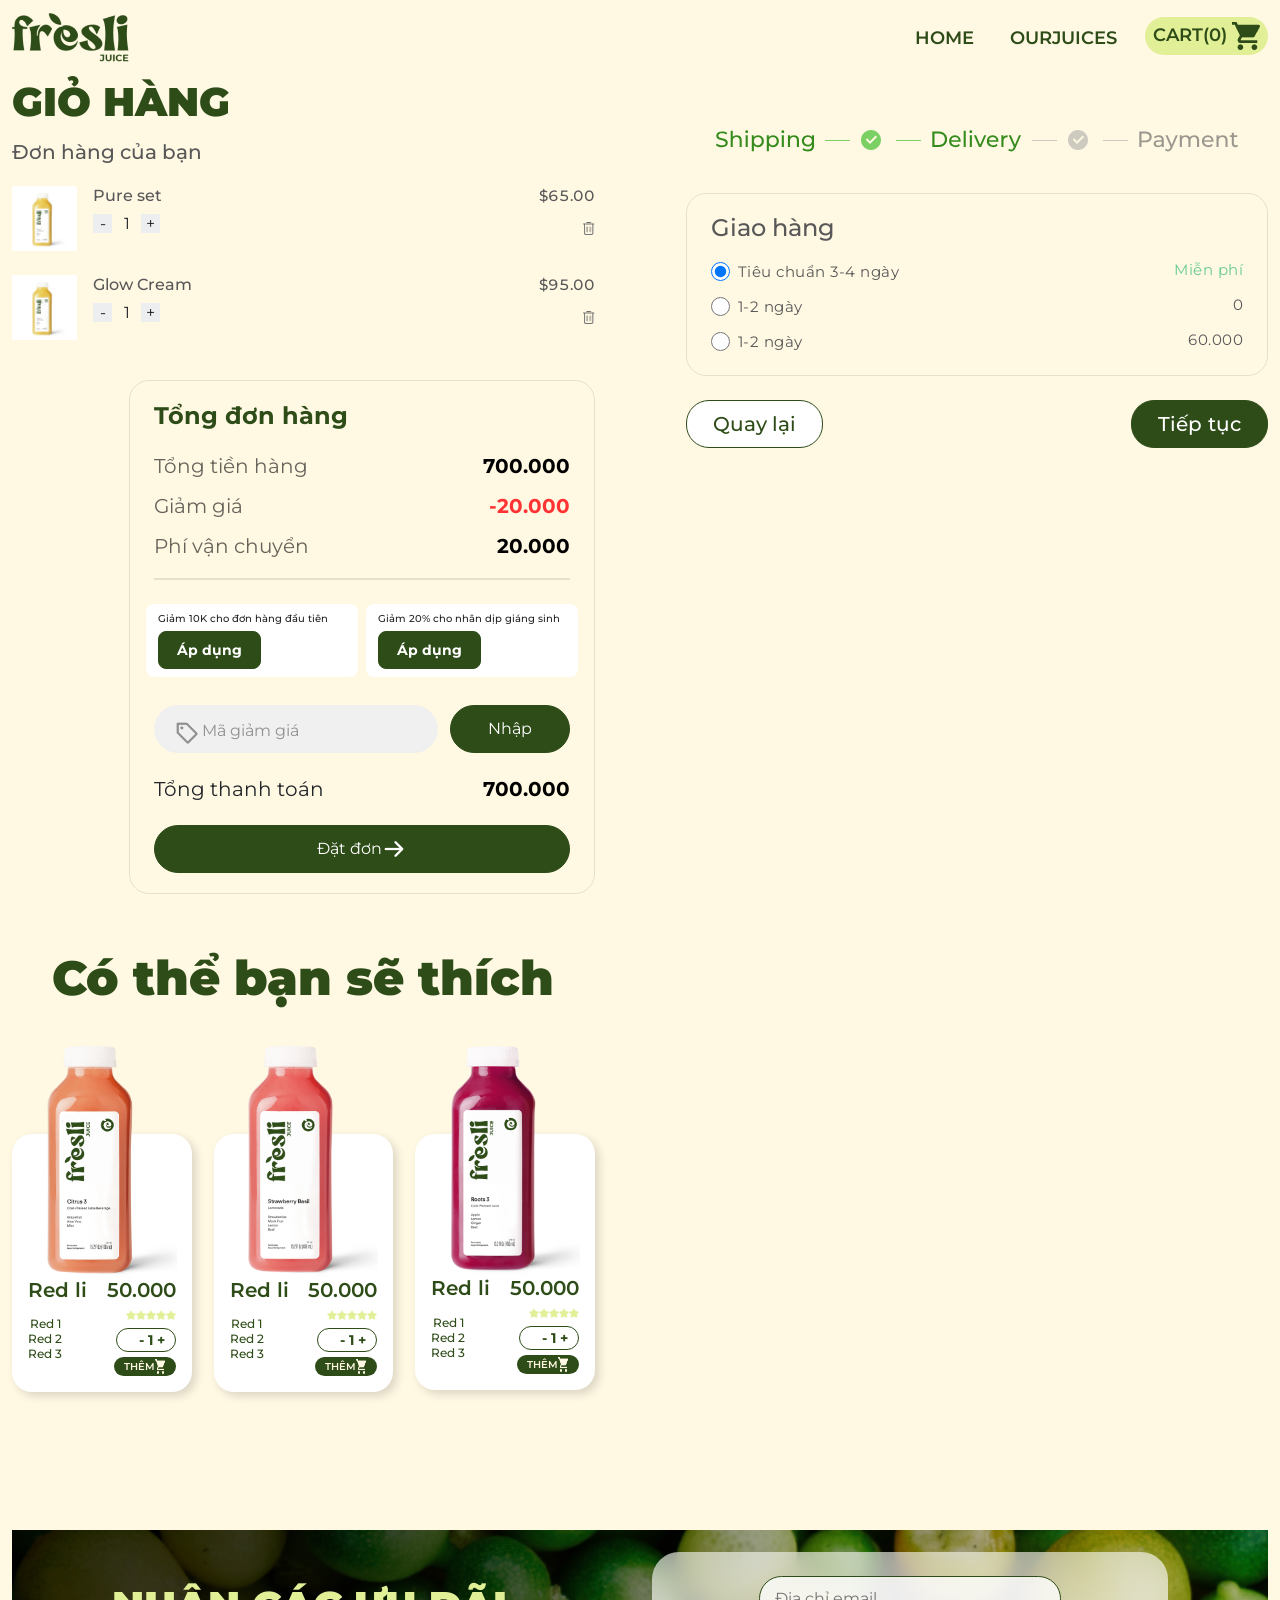
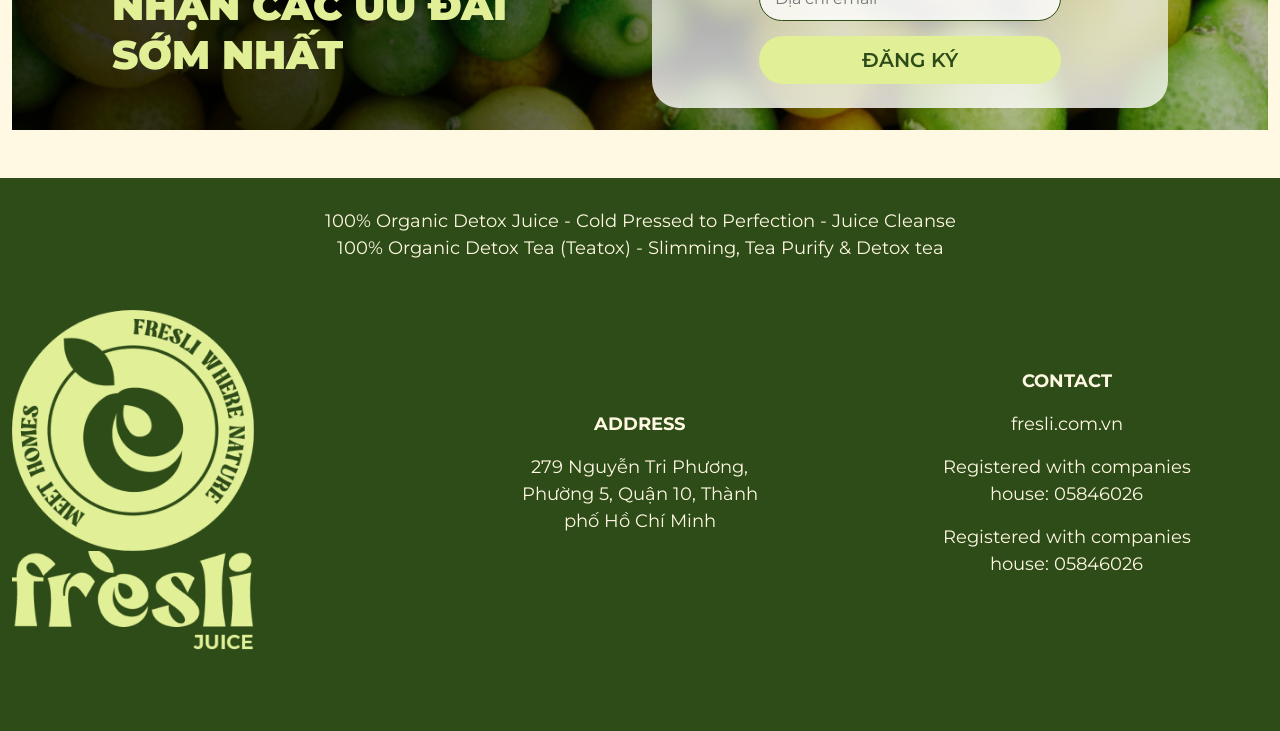
<file: shipping1.html>
<!DOCTYPE html>
<html lang="en">
  <head>
    <meta charset="UTF-8" />
    <meta name="viewport" content="width=device-width, initial-scale=1.0" />
    <title>FRESLI</title>
    <link href="https://unpkg.com/aos@2.3.1/dist/aos.css" rel="stylesheet" />
    <link
      href="https://cdnjs.cloudflare.com/ajax/libs/font-awesome/5.13.0/css/all.min.css"
      rel="stylesheet"
    />
    <link
      href="https://cdn.jsdelivr.net/npm/bootstrap@5.3.3/dist/css/bootstrap.min.css"
      rel="stylesheet"
    />
    <script src="https://cdn.jsdelivr.net/npm/bootstrap@5.3.3/dist/js/bootstrap.bundle.min.js"></script>
    <link rel="stylesheet" href="./css/style.css" />
    <link rel="stylesheet" href="./css/shop.css" />
    <link rel="stylesheet" href="./css/shop-detail.css" />
    <link rel="stylesheet" href="./css/cart.css" />
  </head>
  <body>
    <header>
      <nav class="navbar navbar-expand-lg">
        <div class="container">
          <a class="navbar-brand" href="#">
            <img width="117" src="images/ic-logo.png" />
          </a>
          <button
            class="navbar-toggler"
            type="button"
            data-bs-toggle="collapse"
            data-bs-target="#navbarSupportedContent"
            aria-controls="navbarSupportedContent"
            aria-expanded="false"
            aria-label="Toggle navigation"
          >
            <span class="navbar-toggler-icon"></span>
          </button>
          <div class="collapse navbar-collapse" id="navbarSupportedContent">
            <ul class="navbar-nav me-auto mb-2 mb-lg-0"></ul>
            <form class="d-flex align-items-center">
              <ul class="navbar-nav me-auto mb-2 mb-lg-0">
                <li class="nav-item">
                  <a class="nav-link" aria-current="page" href="./index.html"
                    >HOME</a
                  >
                </li>
                <li class="nav-item">
                  <a class="nav-link" aria-current="page" href="./shop.html"
                    >OURJUICES</a
                  >
                </li>
                <li class="nav-item">
                  <a class="nav-link cart" aria-current="page" href="cart.html">
                    CART(0) <img width="28" src="images/ic-cart.png" />
                  </a>
                </li>
              </ul>
            </form>
          </div>
        </div>
      </nav>
    </header>
    <main>
      <section class="container">
        <div class="banner-shop-detail-title">Giỏ hàng</div>
        <div>
          <div class="cart-row">
            <div class="cart-left">
              <div class="cart-for-you mt-3 mb-4">Đơn hàng của bạn</div>

              <div class="cart-order">
                <div class="d-flex justify-content-between">
                  <div class="d-flex">
                    <img width="65" height="65" src="./images/image 4.png" />
                    <div class="ms-3">
                      <div style="font-size: 16px" class="cart-for-you">
                        Pure set
                      </div>
                      <div class="d-flex align-items-center mt-2">
                        <span class="cart-add">-</span>
                        <span
                          class="cart-add"
                          style="background-color: transparent"
                          >1</span
                        >
                        <span class="cart-add">+</span>
                      </div>
                    </div>
                  </div>
                  <div class="text-end">
                    <div style="font-size: 15px" class="cart-for-you">
                      $65.00
                    </div>
                    <img
                      class="mt-3"
                      width="12px"
                      src="./images/delete.png"
                      alt=""
                    />
                  </div>
                </div>
                <div class="d-flex justify-content-between mt-4">
                  <div class="d-flex">
                    <img width="65" height="65" src="./images/image 4.png" />
                    <div class="ms-3">
                      <div style="font-size: 16px" class="cart-for-you">
                        Glow Cream
                      </div>
                      <div class="d-flex align-items-center mt-2">
                        <span class="cart-add">-</span>
                        <span
                          class="cart-add"
                          style="background-color: transparent"
                          >1</span
                        >
                        <span class="cart-add">+</span>
                      </div>
                    </div>
                  </div>
                  <div class="text-end">
                    <div style="font-size: 15px" class="cart-for-you">
                      $95.00
                    </div>
                    <img
                      class="mt-3"
                      width="12px"
                      src="./images/delete.png"
                      alt=""
                    />
                  </div>
                </div>

                <div class="d-flex justify-content-end">
                  <div class="cart-order-sum">
                    <div class="title">Tổng đơn hàng</div>
                    <div class="d-flex justify-content-between mt-4">
                      <div class="label">Tổng tiền hàng</div>
                      <div class="value">700.000</div>
                    </div>
                    <div class="d-flex justify-content-between mt-3">
                      <div class="label">Giảm giá</div>
                      <div class="value" style="color: #f33">-20.000</div>
                    </div>
                    <div class="d-flex justify-content-between mt-3">
                      <div class="label">Phí vận chuyển</div>
                      <div class="value">20.000</div>
                    </div>
                    <div class="line"></div>
                    <div class="apdunggiamgia row">
                      <div class="col-md-6 p-1">
                        <div class="apdunggiamgia-children">
                          <div>Giảm 10K cho đơn hàng đầu tiên</div>
                          <button>Áp dụng</button>
                        </div>
                      </div>
                      <div class="col-md-6 p-1">
                        <div class="apdunggiamgia-children">
                          <div>Giảm 20% cho nhân dịp giáng sinh</div>
                          <button>Áp dụng</button>
                        </div>
                      </div>
                    </div>
                    <div class="magiamgia-row">
                      <div class="magiamgia">
                        <img width="24" src="./images/magiamgia.png" />
                        Mã giảm giá
                      </div>
                      <button>Nhập</button>
                    </div>
                    <div class="d-flex justify-content-between mt-3">
                      <div class="label text-dark">Tổng thanh toán</div>
                      <div class="value">700.000</div>
                    </div>
                    <button class="order-now mt-4">
                      Đặt đơn
                      <img width="24" src="./images/arrow-right.png" />
                    </button>
                  </div>
                </div>
              </div>
              <div class="shop-water-combo mt-5" id="nuocep">
                <div>
                  <div class="shop-detail-title text-center">
                    Có thể bạn sẽ thích
                  </div>
                  <div class="nuoceple-row">
                    <div class="nuoceple-item">
                      <div
                        class="shop-shadow nuoceple-item-item text-center pb-3"
                      >
                        <img
                          class="nuoceple-img"
                          width="150"
                          src="images/hong-to-1.png"
                        />
                        <div
                          class="d-flex align-items-center justify-content-between px-3"
                        >
                          <div class="text-20">Red li</div>
                          <div class="text-20">50.000</div>
                        </div>
                        <div
                          class="d-flex align-items-center justify-content-between px-3"
                        >
                          <div class="text-12">
                            Red 1 <br />
                            Red 2 <br />
                            Red 3
                          </div>
                          <div class="">
                            <div class="d-flex justify-content-end mt-2 mb-2">
                              <img class="" width="10" src="images/Star.png" />
                              <img class="" width="10" src="images/Star.png" />
                              <img class="" width="10" src="images/Star.png" />
                              <img class="" width="10" src="images/Star.png" />
                              <img class="" width="10" src="images/Star.png" />
                            </div>
                            <div class="d-block text-end">
                              <div class="sum">- 1 +</div>
                              <div class="shop-cart ms-2">
                                THÊM
                                <img width="28" src="images/ic-cart-1.png" />
                              </div>
                            </div>
                          </div>
                        </div>
                      </div>
                    </div>
                    <div class="nuoceple-item">
                      <div
                        class="shop-shadow nuoceple-item-item text-center pb-3"
                      >
                        <img
                          class="nuoceple-img"
                          width="150"
                          src="images/hong-to-2.png"
                        />
                        <div
                          class="d-flex align-items-center justify-content-between px-3"
                        >
                          <div class="text-20">Red li</div>
                          <div class="text-20">50.000</div>
                        </div>
                        <div
                          class="d-flex align-items-center justify-content-between px-3"
                        >
                          <div class="text-12">
                            Red 1 <br />
                            Red 2 <br />
                            Red 3
                          </div>
                          <div class="">
                            <div class="d-flex justify-content-end mt-2 mb-2">
                              <img class="" width="10" src="images/Star.png" />
                              <img class="" width="10" src="images/Star.png" />
                              <img class="" width="10" src="images/Star.png" />
                              <img class="" width="10" src="images/Star.png" />
                              <img class="" width="10" src="images/Star.png" />
                            </div>
                            <div class="d-block text-end">
                              <div class="sum">- 1 +</div>
                              <div class="shop-cart ms-2">
                                THÊM
                                <img width="28" src="images/ic-cart-1.png" />
                              </div>
                            </div>
                          </div>
                        </div>
                      </div>
                    </div>
                    <div class="nuoceple-item">
                      <div
                        class="shop-shadow nuoceple-item-item text-center pb-3"
                      >
                        <img
                          class="nuoceple-img"
                          width="150"
                          src="images/hong-to-3.png"
                        />
                        <div
                          class="d-flex align-items-center justify-content-between px-3"
                        >
                          <div class="text-20">Red li</div>
                          <div class="text-20">50.000</div>
                        </div>
                        <div
                          class="d-flex align-items-center justify-content-between px-3"
                        >
                          <div class="text-12">
                            Red 1 <br />
                            Red 2 <br />
                            Red 3
                          </div>
                          <div class="">
                            <div class="d-flex justify-content-end mt-2 mb-2">
                              <img class="" width="10" src="images/Star.png" />
                              <img class="" width="10" src="images/Star.png" />
                              <img class="" width="10" src="images/Star.png" />
                              <img class="" width="10" src="images/Star.png" />
                              <img class="" width="10" src="images/Star.png" />
                            </div>
                            <div class="d-block text-end">
                              <div class="sum">- 1 +</div>
                              <div class="shop-cart ms-2">
                                THÊM
                                <img width="28" src="images/ic-cart-1.png" />
                              </div>
                            </div>
                          </div>
                        </div>
                      </div>
                    </div>
                  </div>
                </div>
                <div class="shop-water-combo-border mt-5"></div>
              </div>
            </div>
            <div class="cart-right">
              <div class="text-center">
                <img class="shipping-img" src="./images/shipping-2.svg" />
              </div>

              <div class="form-shipping">
                <div class="title">Giao hàng</div>
                <div class="row mt-4">
                  <div class="d-flex justify-content-between">
                    <div class="d-flex align-items-center shipping-txt">
                      <input
                        class="checkDefault"
                        type="radio"
                        name="checkRadio"
                        checked
                      />
                      Tiêu chuẩn 3-4 ngày
                    </div>
                    <div class="shipping-txt" style="color: #67cb93">
                      Miễn phí
                    </div>
                  </div>
                </div>
                <div class="row mt-3">
                  <div class="d-flex justify-content-between">
                    <div class="d-flex align-items-center shipping-txt">
                      <input
                        class="checkDefault"
                        type="radio"
                        name="checkRadio"
                      />
                      1-2 ngày
                    </div>
                    <div class="shipping-txt">0</div>
                  </div>
                </div>
                <div class="row mt-3">
                  <div class="d-flex justify-content-between">
                    <div class="d-flex align-items-center shipping-txt">
                      <input
                        class="checkDefault"
                        type="radio"
                        name="checkRadio"
                      />
                      1-2 ngày
                    </div>
                    <div class="shipping-txt">60.000</div>
                  </div>
                </div>
              </div>

              <div class="d-flex justify-content-between mt-4">
                <a href="cart.html" class="back">Quay lại</a>
                <a href="shipping2.html" class="continue">Tiếp tục</a>
              </div>
            </div>
          </div>
        </div>
      </section>

      <section class="container mt-5">
        <div class="shop-jucies">
          <div class="row align-items-center">
            <div class="col-lg-5">
              <div class="uudai">
                nhận các ưu đãi <br />
                sớm nhất
              </div>
            </div>
            <div class="col-lg-1"></div>
            <div class="col-lg-6">
              <div class="txt shop-detail-dangky-input">
                <input placeholder="Địa chỉ email" />
                <div class="shop-detail-register">Đăng ký</div>
              </div>
            </div>
          </div>
        </div>
      </section>
    </main>
    <footer class="mt-5">
      <div class="container">
        <div class="title text-center">
          100% Organic Detox Juice - Cold Pressed to Perfection - Juice
          Cleanse<br />
          100% Organic Detox Tea (Teatox) - Slimming, Tea Purify & Detox tea
        </div>
        <div class="row align-items-center mt-5 mb-5">
          <div class="col-md-4 img-center">
            <img width="60%" src="images/Intersect.png" />
            <img width="60%" src="images/logo full.png" />
          </div>
          <div class="col-md-4 col-6">
            <p class="text-center"><b>ADDRESS</b></p>
            <p class="text-center">
              279 Nguyễn Tri Phương, <br />Phường 5, Quận 10, Thành <br />phố Hồ
              Chí Minh
            </p>
          </div>
          <div class="col-md-4 col-6">
            <p class="text-center"><b>CONTACT</b></p>
            <p class="text-center">fresli.com.vn</p>
            <p class="text-center">
              Registered with companies <br />
              house: 05846026
            </p>
            <p class="text-center">
              Registered with companies <br />
              house: 05846026
            </p>
          </div>
        </div>
      </div>
    </footer>
  </body>
</html>
</file>
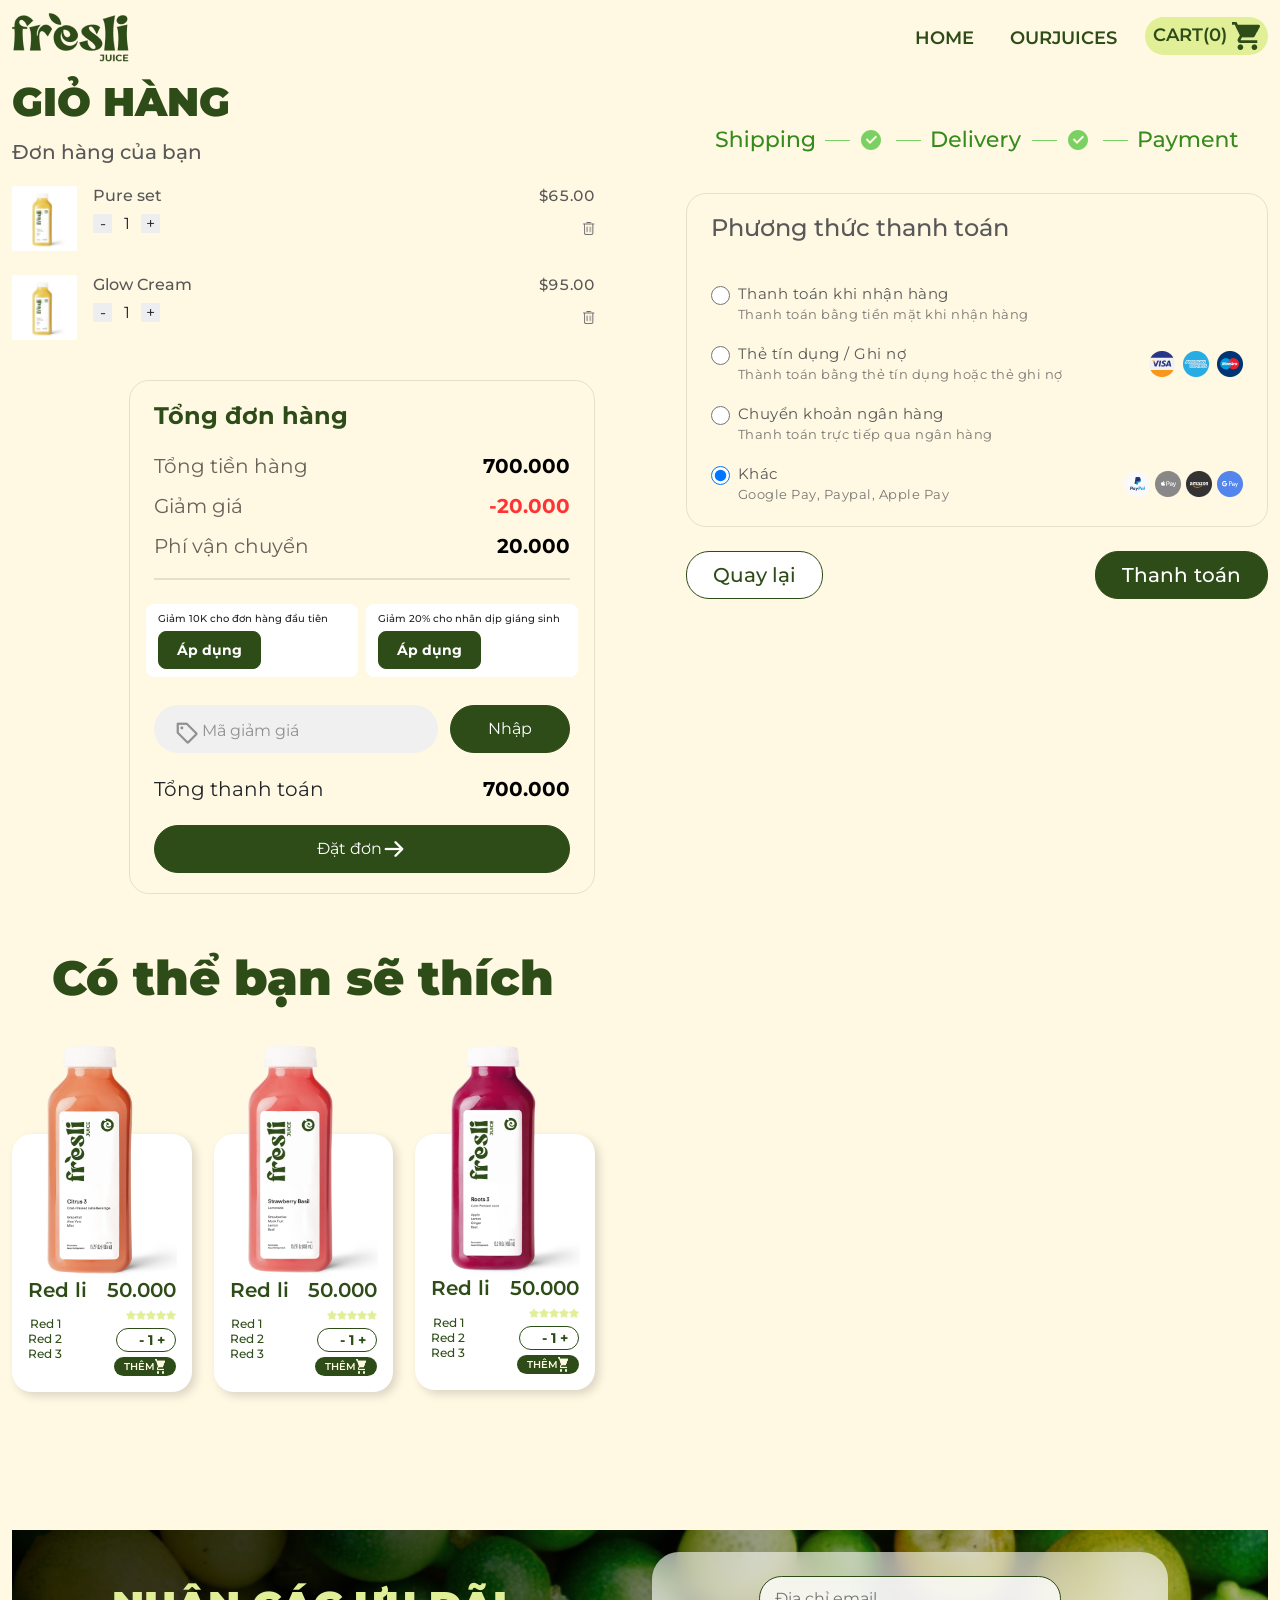
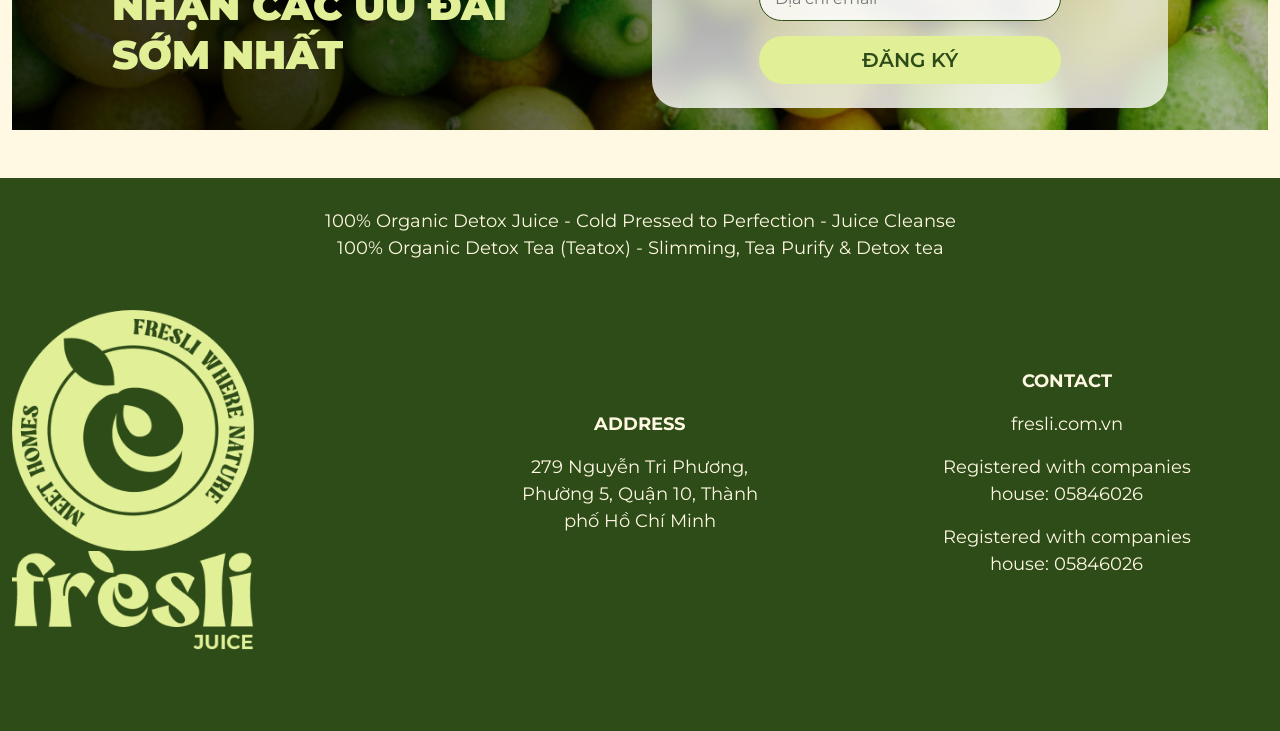
<file: shipping2.html>
<!DOCTYPE html>
<html lang="en">
  <head>
    <meta charset="UTF-8" />
    <meta name="viewport" content="width=device-width, initial-scale=1.0" />
    <title>FRESLI</title>
    <link href="https://unpkg.com/aos@2.3.1/dist/aos.css" rel="stylesheet" />
    <link
      href="https://cdnjs.cloudflare.com/ajax/libs/font-awesome/5.13.0/css/all.min.css"
      rel="stylesheet"
    />
    <link
      href="https://cdn.jsdelivr.net/npm/bootstrap@5.3.3/dist/css/bootstrap.min.css"
      rel="stylesheet"
    />
    <script src="https://cdn.jsdelivr.net/npm/bootstrap@5.3.3/dist/js/bootstrap.bundle.min.js"></script>
    <link rel="stylesheet" href="./css/style.css" />
    <link rel="stylesheet" href="./css/shop.css" />
    <link rel="stylesheet" href="./css/shop-detail.css" />
    <link rel="stylesheet" href="./css/cart.css" />
  </head>
  <body>
    <header>
      <nav class="navbar navbar-expand-lg">
        <div class="container">
          <a class="navbar-brand" href="#">
            <img width="117" src="images/ic-logo.png" />
          </a>
          <button
            class="navbar-toggler"
            type="button"
            data-bs-toggle="collapse"
            data-bs-target="#navbarSupportedContent"
            aria-controls="navbarSupportedContent"
            aria-expanded="false"
            aria-label="Toggle navigation"
          >
            <span class="navbar-toggler-icon"></span>
          </button>
          <div class="collapse navbar-collapse" id="navbarSupportedContent">
            <ul class="navbar-nav me-auto mb-2 mb-lg-0"></ul>
            <form class="d-flex align-items-center">
              <ul class="navbar-nav me-auto mb-2 mb-lg-0">
                <li class="nav-item">
                  <a class="nav-link" aria-current="page" href="./index.html"
                    >HOME</a
                  >
                </li>
                <li class="nav-item">
                  <a class="nav-link" aria-current="page" href="./shop.html"
                    >OURJUICES</a
                  >
                </li>
                <li class="nav-item">
                  <a class="nav-link cart" aria-current="page" href="cart.html">
                    CART(0) <img width="28" src="images/ic-cart.png" />
                  </a>
                </li>
              </ul>
            </form>
          </div>
        </div>
      </nav>
    </header>
    <main>
      <section class="container">
        <div class="banner-shop-detail-title">Giỏ hàng</div>
        <div>
          <div class="cart-row">
            <div class="cart-left">
              <div class="cart-for-you mt-3 mb-4">Đơn hàng của bạn</div>

              <div class="cart-order">
                <div class="d-flex justify-content-between">
                  <div class="d-flex">
                    <img width="65" height="65" src="./images/image 4.png" />
                    <div class="ms-3">
                      <div style="font-size: 16px" class="cart-for-you">
                        Pure set
                      </div>
                      <div class="d-flex align-items-center mt-2">
                        <span class="cart-add">-</span>
                        <span
                          class="cart-add"
                          style="background-color: transparent"
                          >1</span
                        >
                        <span class="cart-add">+</span>
                      </div>
                    </div>
                  </div>
                  <div class="text-end">
                    <div style="font-size: 15px" class="cart-for-you">
                      $65.00
                    </div>
                    <img
                      class="mt-3"
                      width="12px"
                      src="./images/delete.png"
                      alt=""
                    />
                  </div>
                </div>
                <div class="d-flex justify-content-between mt-4">
                  <div class="d-flex">
                    <img width="65" height="65" src="./images/image 4.png" />
                    <div class="ms-3">
                      <div style="font-size: 16px" class="cart-for-you">
                        Glow Cream
                      </div>
                      <div class="d-flex align-items-center mt-2">
                        <span class="cart-add">-</span>
                        <span
                          class="cart-add"
                          style="background-color: transparent"
                          >1</span
                        >
                        <span class="cart-add">+</span>
                      </div>
                    </div>
                  </div>
                  <div class="text-end">
                    <div style="font-size: 15px" class="cart-for-you">
                      $95.00
                    </div>
                    <img
                      class="mt-3"
                      width="12px"
                      src="./images/delete.png"
                      alt=""
                    />
                  </div>
                </div>

                <div class="d-flex justify-content-end">
                  <div class="cart-order-sum">
                    <div class="title">Tổng đơn hàng</div>
                    <div class="d-flex justify-content-between mt-4">
                      <div class="label">Tổng tiền hàng</div>
                      <div class="value">700.000</div>
                    </div>
                    <div class="d-flex justify-content-between mt-3">
                      <div class="label">Giảm giá</div>
                      <div class="value" style="color: #f33">-20.000</div>
                    </div>
                    <div class="d-flex justify-content-between mt-3">
                      <div class="label">Phí vận chuyển</div>
                      <div class="value">20.000</div>
                    </div>
                    <div class="line"></div>
                    <div class="apdunggiamgia row">
                      <div class="col-md-6 p-1">
                        <div class="apdunggiamgia-children">
                          <div>Giảm 10K cho đơn hàng đầu tiên</div>
                          <button>Áp dụng</button>
                        </div>
                      </div>
                      <div class="col-md-6 p-1">
                        <div class="apdunggiamgia-children">
                          <div>Giảm 20% cho nhân dịp giáng sinh</div>
                          <button>Áp dụng</button>
                        </div>
                      </div>
                    </div>
                    <div class="magiamgia-row">
                      <div class="magiamgia">
                        <img width="24" src="./images/magiamgia.png" />
                        Mã giảm giá
                      </div>
                      <button>Nhập</button>
                    </div>
                    <div class="d-flex justify-content-between mt-3">
                      <div class="label text-dark">Tổng thanh toán</div>
                      <div class="value">700.000</div>
                    </div>
                    <button class="order-now mt-4">
                      Đặt đơn
                      <img width="24" src="./images/arrow-right.png" />
                    </button>
                  </div>
                </div>
              </div>
              <div class="shop-water-combo mt-5" id="nuocep">
                <div>
                  <div class="shop-detail-title text-center">
                    Có thể bạn sẽ thích
                  </div>
                  <div class="nuoceple-row">
                    <div class="nuoceple-item">
                      <div
                        class="shop-shadow nuoceple-item-item text-center pb-3"
                      >
                        <img
                          class="nuoceple-img"
                          width="150"
                          src="images/hong-to-1.png"
                        />
                        <div
                          class="d-flex align-items-center justify-content-between px-3"
                        >
                          <div class="text-20">Red li</div>
                          <div class="text-20">50.000</div>
                        </div>
                        <div
                          class="d-flex align-items-center justify-content-between px-3"
                        >
                          <div class="text-12">
                            Red 1 <br />
                            Red 2 <br />
                            Red 3
                          </div>
                          <div class="">
                            <div class="d-flex justify-content-end mt-2 mb-2">
                              <img class="" width="10" src="images/Star.png" />
                              <img class="" width="10" src="images/Star.png" />
                              <img class="" width="10" src="images/Star.png" />
                              <img class="" width="10" src="images/Star.png" />
                              <img class="" width="10" src="images/Star.png" />
                            </div>
                            <div class="d-block text-end">
                              <div class="sum">- 1 +</div>
                              <div class="shop-cart ms-2">
                                THÊM
                                <img width="28" src="images/ic-cart-1.png" />
                              </div>
                            </div>
                          </div>
                        </div>
                      </div>
                    </div>
                    <div class="nuoceple-item">
                      <div
                        class="shop-shadow nuoceple-item-item text-center pb-3"
                      >
                        <img
                          class="nuoceple-img"
                          width="150"
                          src="images/hong-to-2.png"
                        />
                        <div
                          class="d-flex align-items-center justify-content-between px-3"
                        >
                          <div class="text-20">Red li</div>
                          <div class="text-20">50.000</div>
                        </div>
                        <div
                          class="d-flex align-items-center justify-content-between px-3"
                        >
                          <div class="text-12">
                            Red 1 <br />
                            Red 2 <br />
                            Red 3
                          </div>
                          <div class="">
                            <div class="d-flex justify-content-end mt-2 mb-2">
                              <img class="" width="10" src="images/Star.png" />
                              <img class="" width="10" src="images/Star.png" />
                              <img class="" width="10" src="images/Star.png" />
                              <img class="" width="10" src="images/Star.png" />
                              <img class="" width="10" src="images/Star.png" />
                            </div>
                            <div class="d-block text-end">
                              <div class="sum">- 1 +</div>
                              <div class="shop-cart ms-2">
                                THÊM
                                <img width="28" src="images/ic-cart-1.png" />
                              </div>
                            </div>
                          </div>
                        </div>
                      </div>
                    </div>
                    <div class="nuoceple-item">
                      <div
                        class="shop-shadow nuoceple-item-item text-center pb-3"
                      >
                        <img
                          class="nuoceple-img"
                          width="150"
                          src="images/hong-to-3.png"
                        />
                        <div
                          class="d-flex align-items-center justify-content-between px-3"
                        >
                          <div class="text-20">Red li</div>
                          <div class="text-20">50.000</div>
                        </div>
                        <div
                          class="d-flex align-items-center justify-content-between px-3"
                        >
                          <div class="text-12">
                            Red 1 <br />
                            Red 2 <br />
                            Red 3
                          </div>
                          <div class="">
                            <div class="d-flex justify-content-end mt-2 mb-2">
                              <img class="" width="10" src="images/Star.png" />
                              <img class="" width="10" src="images/Star.png" />
                              <img class="" width="10" src="images/Star.png" />
                              <img class="" width="10" src="images/Star.png" />
                              <img class="" width="10" src="images/Star.png" />
                            </div>
                            <div class="d-block text-end">
                              <div class="sum">- 1 +</div>
                              <div class="shop-cart ms-2">
                                THÊM
                                <img width="28" src="images/ic-cart-1.png" />
                              </div>
                            </div>
                          </div>
                        </div>
                      </div>
                    </div>
                  </div>
                </div>
                <div class="shop-water-combo-border mt-5"></div>
              </div>
            </div>
            <div class="cart-right">
              <div class="text-center">
                <img class="shipping-img" src="./images/shipping-3.svg" />
              </div>

              <div class="form-shipping">
                <div class="title">Phương thức thanh toán</div>
                <div class="row mt-5">
                  <div class="d-flex justify-content-between">
                    <div class="d-flex shipping-txt">
                      <input
                        class="checkDefault"
                        type="radio"
                        name="checkRadio"
                        checked
                      />
                      <div>
                        Thanh toán khi nhận hàng
                        <div
                          class="mt-1"
                          style="font-size: 13px; color: rgba(88, 88, 88, 0.8)"
                        >
                          Thanh toán bằng tiền mặt khi nhận hàng
                        </div>
                      </div>
                    </div>
                  </div>
                </div>
                <div class="row mt-4">
                  <div class="d-flex justify-content-between">
                    <div class="d-flex shipping-txt">
                      <input
                        class="checkDefault"
                        type="radio"
                        name="checkRadio"
                        checked
                      />
                      <div>
                        Thẻ tín dụng / Ghi nợ
                        <div
                          class="mt-1"
                          style="font-size: 13px; color: rgba(88, 88, 88, 0.8)"
                        >
                          Thành toán bằng thẻ tín dụng hoặc thẻ ghi nợ
                        </div>
                      </div>
                    </div>
                    <div class="d-flex align-items-center">
                      <img width="26" src="./images/payment1.png" />
                      <img
                        class="ms-2"
                        width="26"
                        src="./images/payment2.png"
                      />
                      <img
                        class="ms-2"
                        width="26"
                        src="./images/payment3.png"
                      />
                    </div>
                  </div>
                </div>
                <div class="row mt-4">
                  <div class="d-flex justify-content-between">
                    <div class="d-flex shipping-txt">
                      <input
                        class="checkDefault"
                        type="radio"
                        name="checkRadio"
                        checked
                      />
                      <div>
                        Chuyển khoản ngân hàng
                        <div
                          class="mt-1"
                          style="font-size: 13px; color: rgba(88, 88, 88, 0.8)"
                        >
                          Thanh toán trực tiếp qua ngân hàng
                        </div>
                      </div>
                    </div>
                  </div>
                </div>
                <div class="row mt-4">
                  <div class="d-flex justify-content-between">
                    <div class="d-flex shipping-txt">
                      <input
                        class="checkDefault"
                        type="radio"
                        name="checkRadio"
                        checked
                      />
                      <div>
                        Khác
                        <div
                          class="mt-1"
                          style="font-size: 13px; color: rgba(88, 88, 88, 0.8)"
                        >
                          Google Pay, Paypal, Apple Pay
                        </div>
                      </div>
                    </div>
                    <div class="d-flex align-items-center">
                      <img width="119" src="./images/paymentall.png" />
                    </div>
                  </div>
                </div>
              </div>

              <div class="d-flex justify-content-between mt-4">
                <a href="shipping1.html" class="back">Quay lại</a>
                <a href="index.html" class="continue">Thanh toán</a>
              </div>
            </div>
          </div>
        </div>
      </section>

      <section class="container mt-5">
        <div class="shop-jucies">
          <div class="row align-items-center">
            <div class="col-lg-5">
              <div class="uudai">
                nhận các ưu đãi <br />
                sớm nhất
              </div>
            </div>
            <div class="col-lg-1"></div>
            <div class="col-lg-6">
              <div class="txt shop-detail-dangky-input">
                <input placeholder="Địa chỉ email" />
                <div class="shop-detail-register">Đăng ký</div>
              </div>
            </div>
          </div>
        </div>
      </section>
    </main>
    <footer class="mt-5">
      <div class="container">
        <div class="title text-center">
          100% Organic Detox Juice - Cold Pressed to Perfection - Juice
          Cleanse<br />
          100% Organic Detox Tea (Teatox) - Slimming, Tea Purify & Detox tea
        </div>
        <div class="row align-items-center mt-5 mb-5">
          <div class="col-md-4 img-center">
            <img width="60%" src="images/Intersect.png" />
            <img width="60%" src="images/logo full.png" />
          </div>
          <div class="col-md-4 col-6">
            <p class="text-center"><b>ADDRESS</b></p>
            <p class="text-center">
              279 Nguyễn Tri Phương, <br />Phường 5, Quận 10, Thành <br />phố Hồ
              Chí Minh
            </p>
          </div>
          <div class="col-md-4 col-6">
            <p class="text-center"><b>CONTACT</b></p>
            <p class="text-center">fresli.com.vn</p>
            <p class="text-center">
              Registered with companies <br />
              house: 05846026
            </p>
            <p class="text-center">
              Registered with companies <br />
              house: 05846026
            </p>
          </div>
        </div>
      </div>
    </footer>
  </body>
</html>
</file>
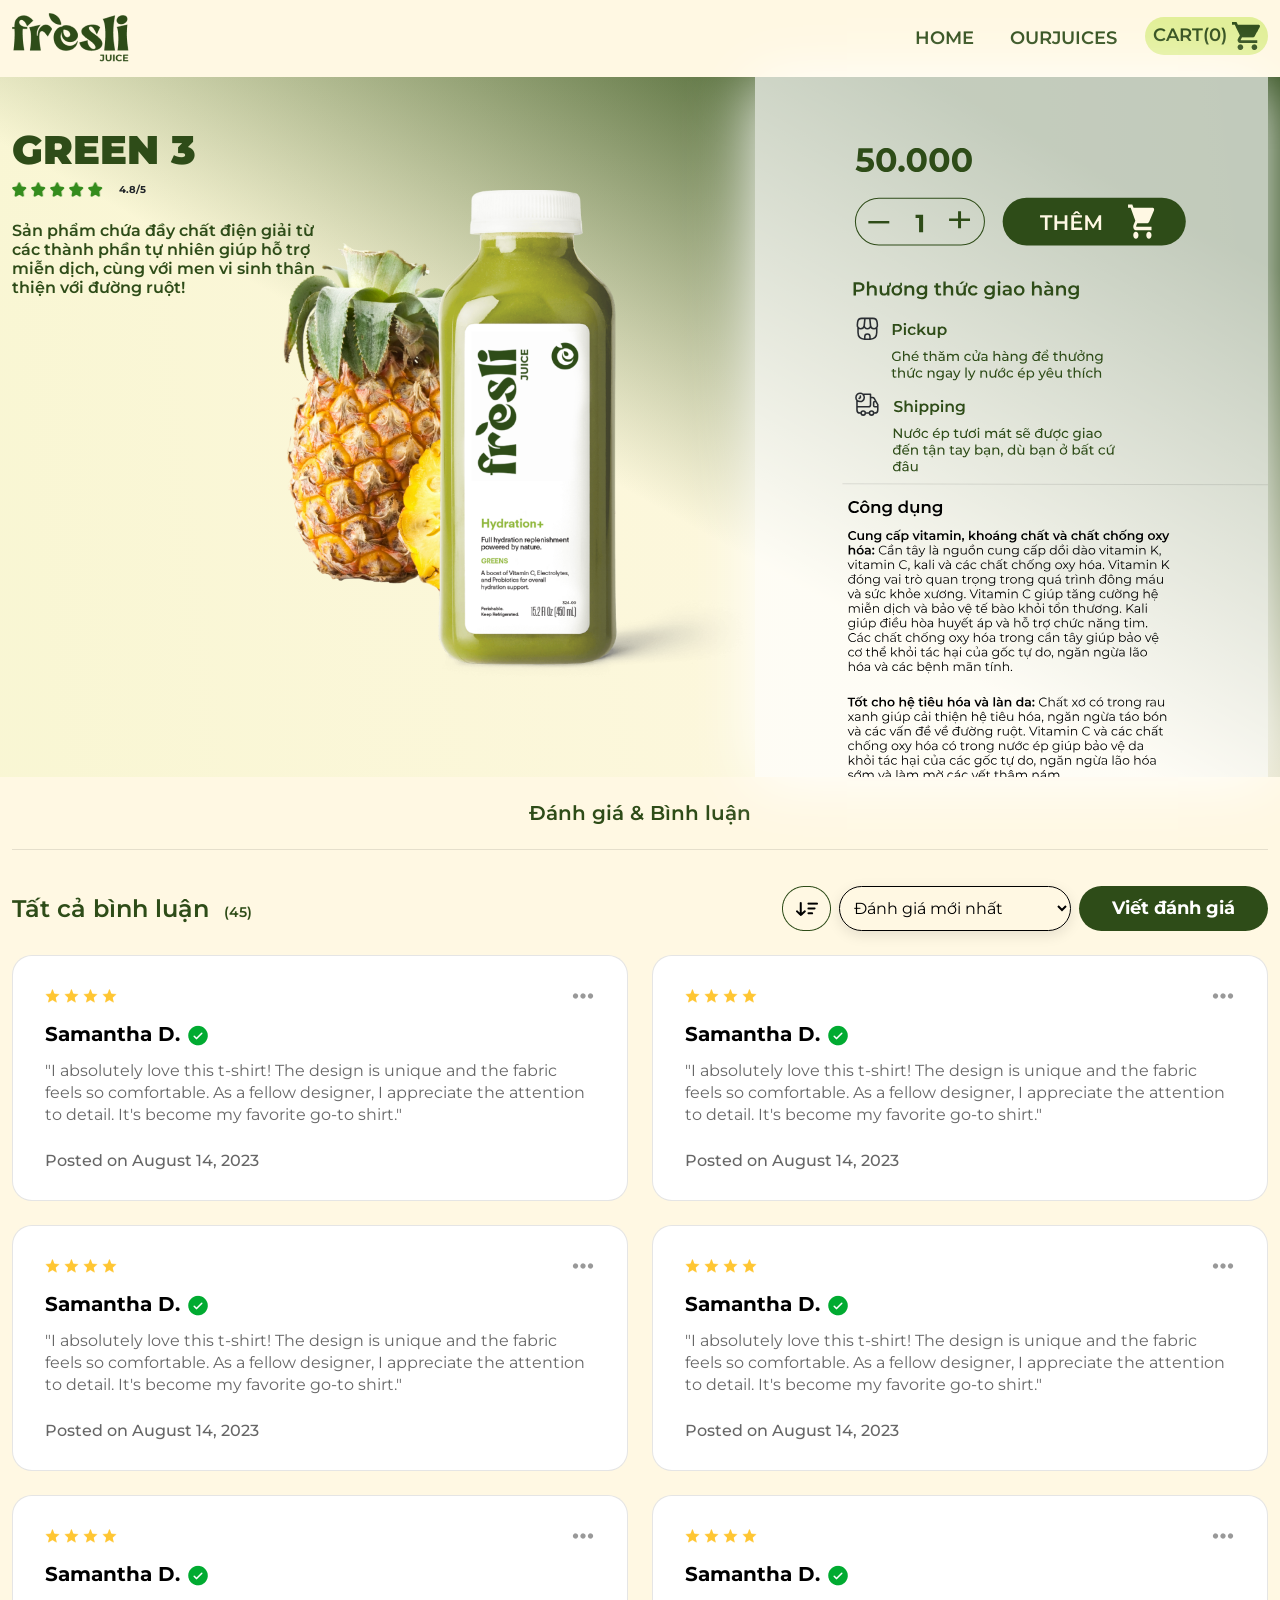
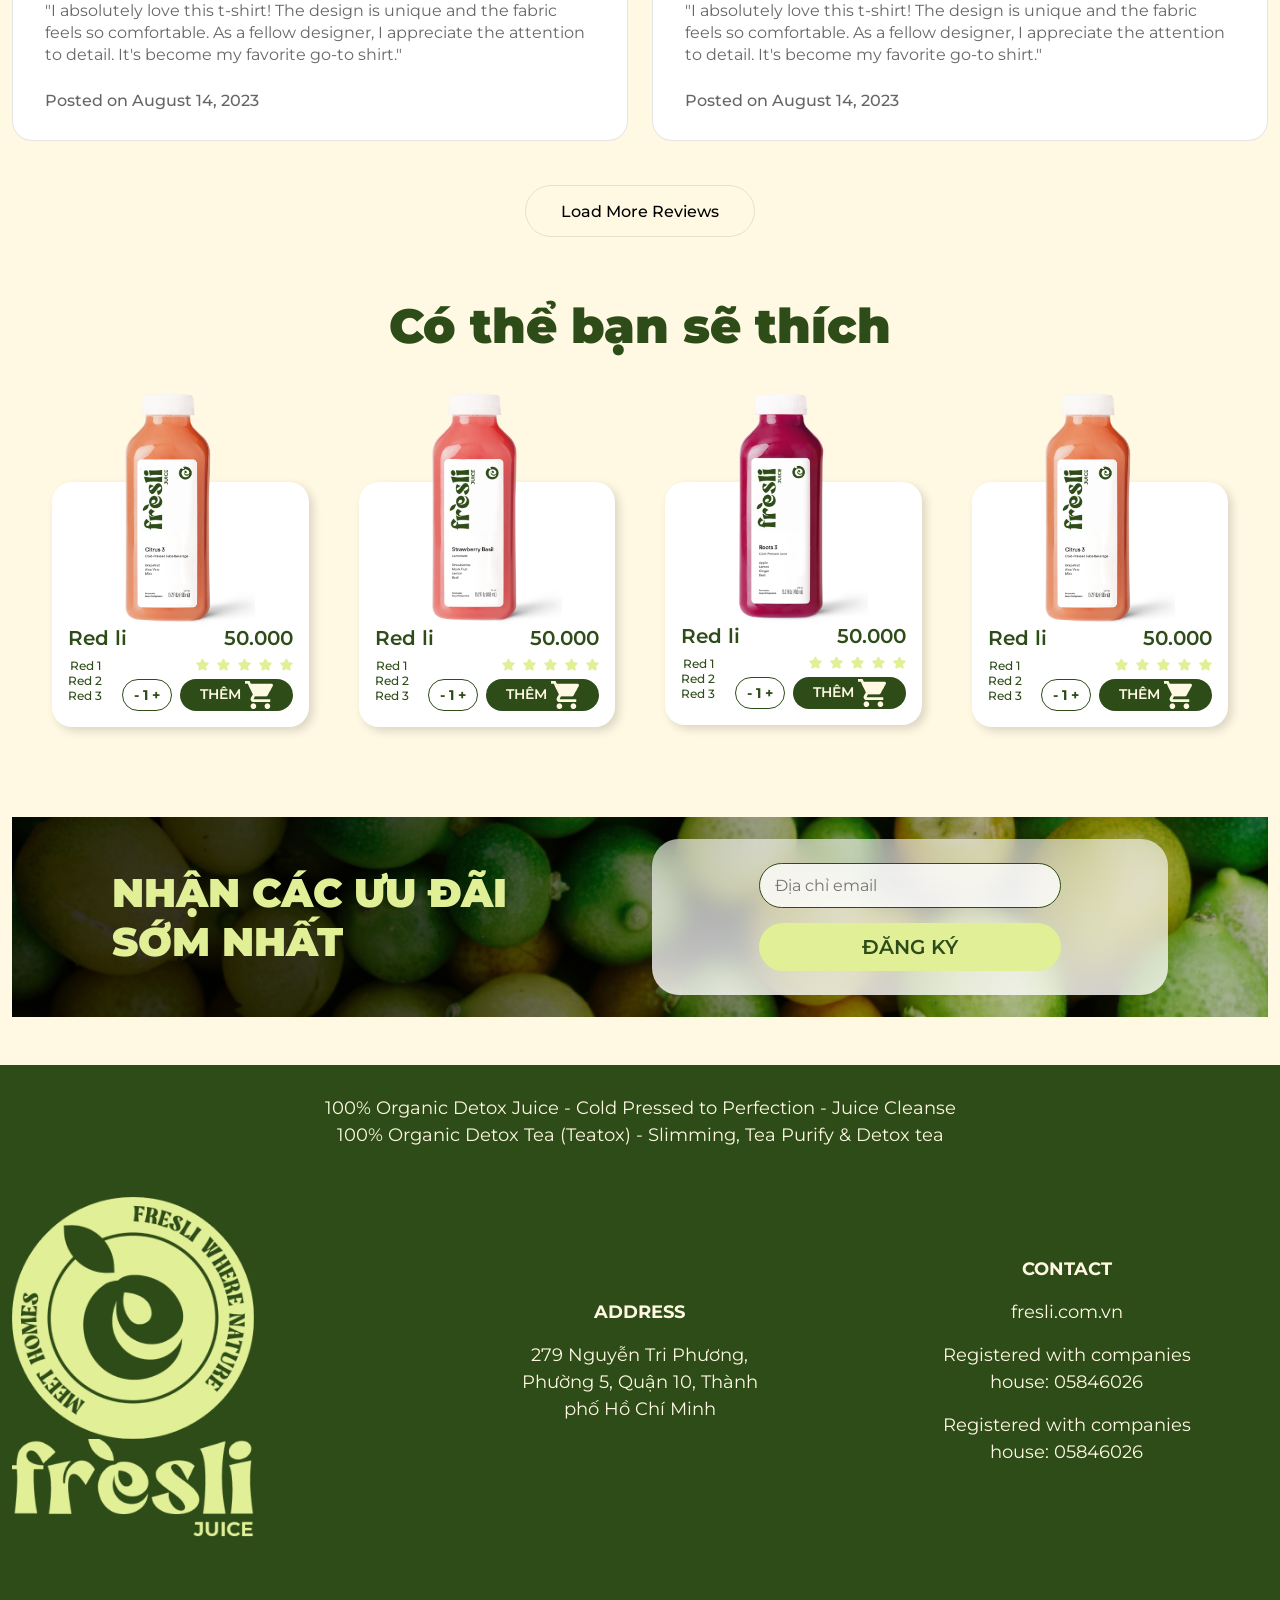
<file: shop-detail.html>
<!DOCTYPE html>
<html lang="en">
  <head>
    <meta charset="UTF-8" />
    <meta name="viewport" content="width=device-width, initial-scale=1.0" />
    <title>FRESLI</title>
    <link href="https://unpkg.com/aos@2.3.1/dist/aos.css" rel="stylesheet" />
    <link
      href="https://cdnjs.cloudflare.com/ajax/libs/font-awesome/5.13.0/css/all.min.css"
      rel="stylesheet"
    />
    <link
      href="https://cdn.jsdelivr.net/npm/bootstrap@5.3.3/dist/css/bootstrap.min.css"
      rel="stylesheet"
    />
    <script src="https://cdn.jsdelivr.net/npm/bootstrap@5.3.3/dist/js/bootstrap.bundle.min.js"></script>
    <link rel="stylesheet" href="./css/style.css" />
    <link rel="stylesheet" href="./css/shop.css" />
    <link rel="stylesheet" href="./css/shop-detail.css" />
  </head>
  <body>
    <header>
      <nav class="navbar navbar-expand-lg">
        <div class="container">
          <a class="navbar-brand" href="#">
            <img width="117" src="images/ic-logo.png" />
          </a>
          <button
            class="navbar-toggler"
            type="button"
            data-bs-toggle="collapse"
            data-bs-target="#navbarSupportedContent"
            aria-controls="navbarSupportedContent"
            aria-expanded="false"
            aria-label="Toggle navigation"
          >
            <span class="navbar-toggler-icon"></span>
          </button>
          <div class="collapse navbar-collapse" id="navbarSupportedContent">
            <ul class="navbar-nav me-auto mb-2 mb-lg-0"></ul>
            <form class="d-flex align-items-center">
              <ul class="navbar-nav me-auto mb-2 mb-lg-0">
                <li class="nav-item">
                  <a class="nav-link" aria-current="page" href="./index.html"
                    >HOME</a
                  >
                </li>
                <li class="nav-item">
                  <a class="nav-link" aria-current="page" href="./shop.html"
                    >OURJUICES</a
                  >
                </li>
                <li class="nav-item">
                  <a class="nav-link cart" aria-current="page" href="cart.html">
                    CART(0) <img width="28" src="images/ic-cart.png" />
                  </a>
                </li>
              </ul>
            </form>
          </div>
        </div>
      </nav>
    </header>
    <main>
      <section>
        <div class="shop-detail-banner">
          <div class="container">
            <div class="banner-row">
              <div class="banner-info mt-5 position-relative">
                <div class="banner-shop-detail-title">GREEN 3</div>
                <div class="d-flex align-items-center mt-2">
                  <img
                    class="me-1"
                    width="15"
                    src="./images/shop-detail-start-xanh.png"
                  />
                  <img
                    class="me-1"
                    width="15"
                    src="./images/shop-detail-start-xanh.png"
                  />
                  <img
                    class="me-1"
                    width="15"
                    src="./images/shop-detail-start-xanh.png"
                  />
                  <img
                    class="me-1"
                    width="15"
                    src="./images/shop-detail-start-xanh.png"
                  />
                  <img
                    class="me-3"
                    width="15"
                    src="./images/shop-detail-start-xanh.png"
                  />
                  <span style="font-size: 10px; font-weight: 700">4.8/5</span>
                </div>

                <div class="banner-shop-detail-txt mt-4">
                  Sản phẩm chứa đầy chất điện giải từ<br />
                  các thành phần tự nhiên giúp hỗ trợ<br />
                  miễn dịch, cùng với men vi sinh thân<br />
                  thiện với đường ruột!
                </div>

                <img class="pineapple" src="./images/pineapple 1.png" />
                <img class="shop-detail-xanh-to" src="./images/xanh-to-1.png" />
              </div>
              <div class="banner-detail">
                <img width="100%" src="./images/Thông tin sản phẩm.svg" />
              </div>
            </div>
          </div>
        </div>
      </section>
      <section>
        <div class="container">
          <div class="shop-detail-review">Đánh giá & Bình luận</div>
          <div class="d-md-flex align-items-center justify-content-between">
            <div class="all-comment">
              Tất cả bình luận
              <span style="font-size: 14px; padding-left: 8px">(45)</span>
            </div>
            <div class="d-md-flex">
              <img width="49" src="./images/sort.png" />
              <select class="shop-detail-select" name="cars" id="cars">
                <option value="volvo">Đánh giá mới nhất</option>
                <option value="saab">Đánh giá cao nhất</option>
              </select>
              <div class="vietdanhgia">Viết đánh giá</div>
            </div>
          </div>
          <div class="row">
            <div class="col-md-6 mt-4">
              <div class="shop-detail-box">
                <div class="d-flex align-items-center justify-content-between">
                  <div class="d-flex">
                    <img
                      class="me-1"
                      width="15"
                      src="./images/shop-detail-start-vang.png"
                    />
                    <img
                      class="me-1"
                      width="15"
                      src="./images/shop-detail-start-vang.png"
                    />
                    <img
                      class="me-1"
                      width="15"
                      src="./images/shop-detail-start-vang.png"
                    />
                    <img
                      class="me-1"
                      width="15"
                      src="./images/shop-detail-start-vang.png"
                    />
                    <img" width="15" src="./images/shop-detail-start-vang.png"/>
                  </div>
                  <img width="24" src="./images/dot.png" />
                </div>
                <div class="title">
                  Samantha D. <img width="24" src="./images/checked.png" />
                </div>
                <div class="txt">
                  "I absolutely love this t-shirt! The design is unique and the
                  fabric feels so comfortable. As a fellow designer, I
                  appreciate the attention to detail. It's become my favorite
                  go-to shirt."
                </div>
                <div class="time">Posted on August 14, 2023</div>
              </div>
            </div>
            <div class="col-md-6 mt-4">
              <div class="shop-detail-box">
                <div class="d-flex align-items-center justify-content-between">
                  <div class="d-flex">
                    <img
                      class="me-1"
                      width="15"
                      src="./images/shop-detail-start-vang.png"
                    />
                    <img
                      class="me-1"
                      width="15"
                      src="./images/shop-detail-start-vang.png"
                    />
                    <img
                      class="me-1"
                      width="15"
                      src="./images/shop-detail-start-vang.png"
                    />
                    <img
                      class="me-1"
                      width="15"
                      src="./images/shop-detail-start-vang.png"
                    />
                    <img" width="15" src="./images/shop-detail-start-vang.png"/>
                  </div>
                  <img width="24" src="./images/dot.png" />
                </div>
                <div class="title">
                  Samantha D. <img width="24" src="./images/checked.png" />
                </div>
                <div class="txt">
                  "I absolutely love this t-shirt! The design is unique and the
                  fabric feels so comfortable. As a fellow designer, I
                  appreciate the attention to detail. It's become my favorite
                  go-to shirt."
                </div>
                <div class="time">Posted on August 14, 2023</div>
              </div>
            </div>
            <div class="col-md-6 mt-4">
              <div class="shop-detail-box">
                <div class="d-flex align-items-center justify-content-between">
                  <div class="d-flex">
                    <img
                      class="me-1"
                      width="15"
                      src="./images/shop-detail-start-vang.png"
                    />
                    <img
                      class="me-1"
                      width="15"
                      src="./images/shop-detail-start-vang.png"
                    />
                    <img
                      class="me-1"
                      width="15"
                      src="./images/shop-detail-start-vang.png"
                    />
                    <img
                      class="me-1"
                      width="15"
                      src="./images/shop-detail-start-vang.png"
                    />
                    <img" width="15" src="./images/shop-detail-start-vang.png"/>
                  </div>
                  <img width="24" src="./images/dot.png" />
                </div>
                <div class="title">
                  Samantha D. <img width="24" src="./images/checked.png" />
                </div>
                <div class="txt">
                  "I absolutely love this t-shirt! The design is unique and the
                  fabric feels so comfortable. As a fellow designer, I
                  appreciate the attention to detail. It's become my favorite
                  go-to shirt."
                </div>
                <div class="time">Posted on August 14, 2023</div>
              </div>
            </div>
            <div class="col-md-6 mt-4">
              <div class="shop-detail-box">
                <div class="d-flex align-items-center justify-content-between">
                  <div class="d-flex">
                    <img
                      class="me-1"
                      width="15"
                      src="./images/shop-detail-start-vang.png"
                    />
                    <img
                      class="me-1"
                      width="15"
                      src="./images/shop-detail-start-vang.png"
                    />
                    <img
                      class="me-1"
                      width="15"
                      src="./images/shop-detail-start-vang.png"
                    />
                    <img
                      class="me-1"
                      width="15"
                      src="./images/shop-detail-start-vang.png"
                    />
                    <img" width="15" src="./images/shop-detail-start-vang.png"/>
                  </div>
                  <img width="24" src="./images/dot.png" />
                </div>
                <div class="title">
                  Samantha D. <img width="24" src="./images/checked.png" />
                </div>
                <div class="txt">
                  "I absolutely love this t-shirt! The design is unique and the
                  fabric feels so comfortable. As a fellow designer, I
                  appreciate the attention to detail. It's become my favorite
                  go-to shirt."
                </div>
                <div class="time">Posted on August 14, 2023</div>
              </div>
            </div>
            <div class="col-md-6 mt-4">
              <div class="shop-detail-box">
                <div class="d-flex align-items-center justify-content-between">
                  <div class="d-flex">
                    <img
                      class="me-1"
                      width="15"
                      src="./images/shop-detail-start-vang.png"
                    />
                    <img
                      class="me-1"
                      width="15"
                      src="./images/shop-detail-start-vang.png"
                    />
                    <img
                      class="me-1"
                      width="15"
                      src="./images/shop-detail-start-vang.png"
                    />
                    <img
                      class="me-1"
                      width="15"
                      src="./images/shop-detail-start-vang.png"
                    />
                    <img" width="15" src="./images/shop-detail-start-vang.png"/>
                  </div>
                  <img width="24" src="./images/dot.png" />
                </div>
                <div class="title">
                  Samantha D. <img width="24" src="./images/checked.png" />
                </div>
                <div class="txt">
                  "I absolutely love this t-shirt! The design is unique and the
                  fabric feels so comfortable. As a fellow designer, I
                  appreciate the attention to detail. It's become my favorite
                  go-to shirt."
                </div>
                <div class="time">Posted on August 14, 2023</div>
              </div>
            </div>
            <div class="col-md-6 mt-4">
              <div class="shop-detail-box">
                <div class="d-flex align-items-center justify-content-between">
                  <div class="d-flex">
                    <img
                      class="me-1"
                      width="15"
                      src="./images/shop-detail-start-vang.png"
                    />
                    <img
                      class="me-1"
                      width="15"
                      src="./images/shop-detail-start-vang.png"
                    />
                    <img
                      class="me-1"
                      width="15"
                      src="./images/shop-detail-start-vang.png"
                    />
                    <img
                      class="me-1"
                      width="15"
                      src="./images/shop-detail-start-vang.png"
                    />
                    <img" width="15" src="./images/shop-detail-start-vang.png"/>
                  </div>
                  <img width="24" src="./images/dot.png" />
                </div>
                <div class="title">
                  Samantha D. <img width="24" src="./images/checked.png" />
                </div>
                <div class="txt">
                  "I absolutely love this t-shirt! The design is unique and the
                  fabric feels so comfortable. As a fellow designer, I
                  appreciate the attention to detail. It's become my favorite
                  go-to shirt."
                </div>
                <div class="time">Posted on August 14, 2023</div>
              </div>
            </div>
          </div>
          <div class="load-more">Load More Reviews</div>
        </div>
      </section>
      <section>
        <div class="container">
          <div class="shop-water-combo" id="nuocep">
            <div class="py-40">
              <div class="shop-detail-title text-center">
                Có thể bạn sẽ thích
              </div>
              <div class="nuoceple-row">
                <div class="nuoceple-item">
                  <div class="shop-shadow nuoceple-item-item text-center pb-3">
                    <img
                      class="nuoceple-img"
                      width="150"
                      src="images/hong-to-1.png"
                    />
                    <div
                      class="d-flex align-items-center justify-content-between px-3"
                    >
                      <div class="text-20">Red li</div>
                      <div class="text-20">50.000</div>
                    </div>
                    <div
                      class="d-flex align-items-center justify-content-between px-3"
                    >
                      <div class="text-12">
                        Red 1 <br />
                        Red 2 <br />
                        Red 3
                      </div>
                      <div class="">
                        <div class="d-flex justify-content-end mt-2 mb-2">
                          <img class="ms-2" width="13" src="images/Star.png" />
                          <img class="ms-2" width="13" src="images/Star.png" />
                          <img class="ms-2" width="13" src="images/Star.png" />
                          <img class="ms-2" width="13" src="images/Star.png" />
                          <img class="ms-2" width="13" src="images/Star.png" />
                        </div>
                        <div class="d-flex align-items-center">
                          <div class="sum">- 1 +</div>
                          <div class="shop-cart ms-2">
                            THÊM <img width="28" src="images/ic-cart-1.png" />
                          </div>
                        </div>
                      </div>
                    </div>
                  </div>
                </div>
                <div class="nuoceple-item">
                  <div class="shop-shadow nuoceple-item-item text-center pb-3">
                    <img
                      class="nuoceple-img"
                      width="150"
                      src="images/hong-to-2.png"
                    />
                    <div
                      class="d-flex align-items-center justify-content-between px-3"
                    >
                      <div class="text-20">Red li</div>
                      <div class="text-20">50.000</div>
                    </div>
                    <div
                      class="d-flex align-items-center justify-content-between px-3"
                    >
                      <div class="text-12">
                        Red 1 <br />
                        Red 2 <br />
                        Red 3
                      </div>
                      <div class="">
                        <div class="d-flex justify-content-end mt-2 mb-2">
                          <img class="ms-2" width="13" src="images/Star.png" />
                          <img class="ms-2" width="13" src="images/Star.png" />
                          <img class="ms-2" width="13" src="images/Star.png" />
                          <img class="ms-2" width="13" src="images/Star.png" />
                          <img class="ms-2" width="13" src="images/Star.png" />
                        </div>
                        <div class="d-flex align-items-center">
                          <div class="sum">- 1 +</div>
                          <div class="shop-cart ms-2">
                            THÊM <img width="28" src="images/ic-cart-1.png" />
                          </div>
                        </div>
                      </div>
                    </div>
                  </div>
                </div>
                <div class="nuoceple-item">
                  <div class="shop-shadow nuoceple-item-item text-center pb-3">
                    <img
                      class="nuoceple-img"
                      width="150"
                      src="images/hong-to-3.png"
                    />
                    <div
                      class="d-flex align-items-center justify-content-between px-3"
                    >
                      <div class="text-20">Red li</div>
                      <div class="text-20">50.000</div>
                    </div>
                    <div
                      class="d-flex align-items-center justify-content-between px-3"
                    >
                      <div class="text-12">
                        Red 1 <br />
                        Red 2 <br />
                        Red 3
                      </div>
                      <div class="">
                        <div class="d-flex justify-content-end mt-2 mb-2">
                          <img class="ms-2" width="13" src="images/Star.png" />
                          <img class="ms-2" width="13" src="images/Star.png" />
                          <img class="ms-2" width="13" src="images/Star.png" />
                          <img class="ms-2" width="13" src="images/Star.png" />
                          <img class="ms-2" width="13" src="images/Star.png" />
                        </div>
                        <div class="d-flex align-items-center">
                          <div class="sum">- 1 +</div>
                          <div class="shop-cart ms-2">
                            THÊM <img width="28" src="images/ic-cart-1.png" />
                          </div>
                        </div>
                      </div>
                    </div>
                  </div>
                </div>
                <div class="nuoceple-item">
                  <div class="shop-shadow nuoceple-item-item text-center pb-3">
                    <img
                      class="nuoceple-img"
                      width="150"
                      src="images/hong-to-1.png"
                    />
                    <div
                      class="d-flex align-items-center justify-content-between px-3"
                    >
                      <div class="text-20">Red li</div>
                      <div class="text-20">50.000</div>
                    </div>
                    <div
                      class="d-flex align-items-center justify-content-between px-3"
                    >
                      <div class="text-12">
                        Red 1 <br />
                        Red 2 <br />
                        Red 3
                      </div>
                      <div class="">
                        <div class="d-flex justify-content-end mt-2 mb-2">
                          <img class="ms-2" width="13" src="images/Star.png" />
                          <img class="ms-2" width="13" src="images/Star.png" />
                          <img class="ms-2" width="13" src="images/Star.png" />
                          <img class="ms-2" width="13" src="images/Star.png" />
                          <img class="ms-2" width="13" src="images/Star.png" />
                        </div>
                        <div class="d-flex align-items-center">
                          <div class="sum">- 1 +</div>
                          <div class="shop-cart ms-2">
                            THÊM <img width="28" src="images/ic-cart-1.png" />
                          </div>
                        </div>
                      </div>
                    </div>
                  </div>
                </div>
              </div>
            </div>
            <div class="shop-water-combo-border mt-5"></div>
          </div>
        </div>
      </section>

      <section class="container">
        <div class="shop-jucies">
          <div class="row align-items-center">
            <div class="col-lg-5">
              <div class="uudai">
                nhận các ưu đãi <br />
                sớm nhất
              </div>
            </div>
            <div class="col-lg-1"></div>
            <div class="col-lg-6">
              <div class="txt shop-detail-dangky-input">
                <input placeholder="Địa chỉ email" />
                <div class="shop-detail-register">Đăng ký</div>
              </div>
            </div>
          </div>
        </div>
      </section>
    </main>
    <footer class="mt-5">
      <div class="container">
        <div class="title text-center">
          100% Organic Detox Juice - Cold Pressed to Perfection - Juice
          Cleanse<br />
          100% Organic Detox Tea (Teatox) - Slimming, Tea Purify & Detox tea
        </div>
        <div class="row align-items-center mt-5 mb-5">
          <div class="col-md-4 img-center">
            <img width="60%" src="images/Intersect.png" />
            <img width="60%" src="images/logo full.png" />
          </div>
          <div class="col-md-4 col-6">
            <p class="text-center"><b>ADDRESS</b></p>
            <p class="text-center">
              279 Nguyễn Tri Phương, <br />Phường 5, Quận 10, Thành <br />phố Hồ
              Chí Minh
            </p>
          </div>
          <div class="col-md-4 col-6">
            <p class="text-center"><b>CONTACT</b></p>
            <p class="text-center">fresli.com.vn</p>
            <p class="text-center">
              Registered with companies <br />
              house: 05846026
            </p>
            <p class="text-center">
              Registered with companies <br />
              house: 05846026
            </p>
          </div>
        </div>
      </div>
    </footer>
  </body>
</html>
</file>
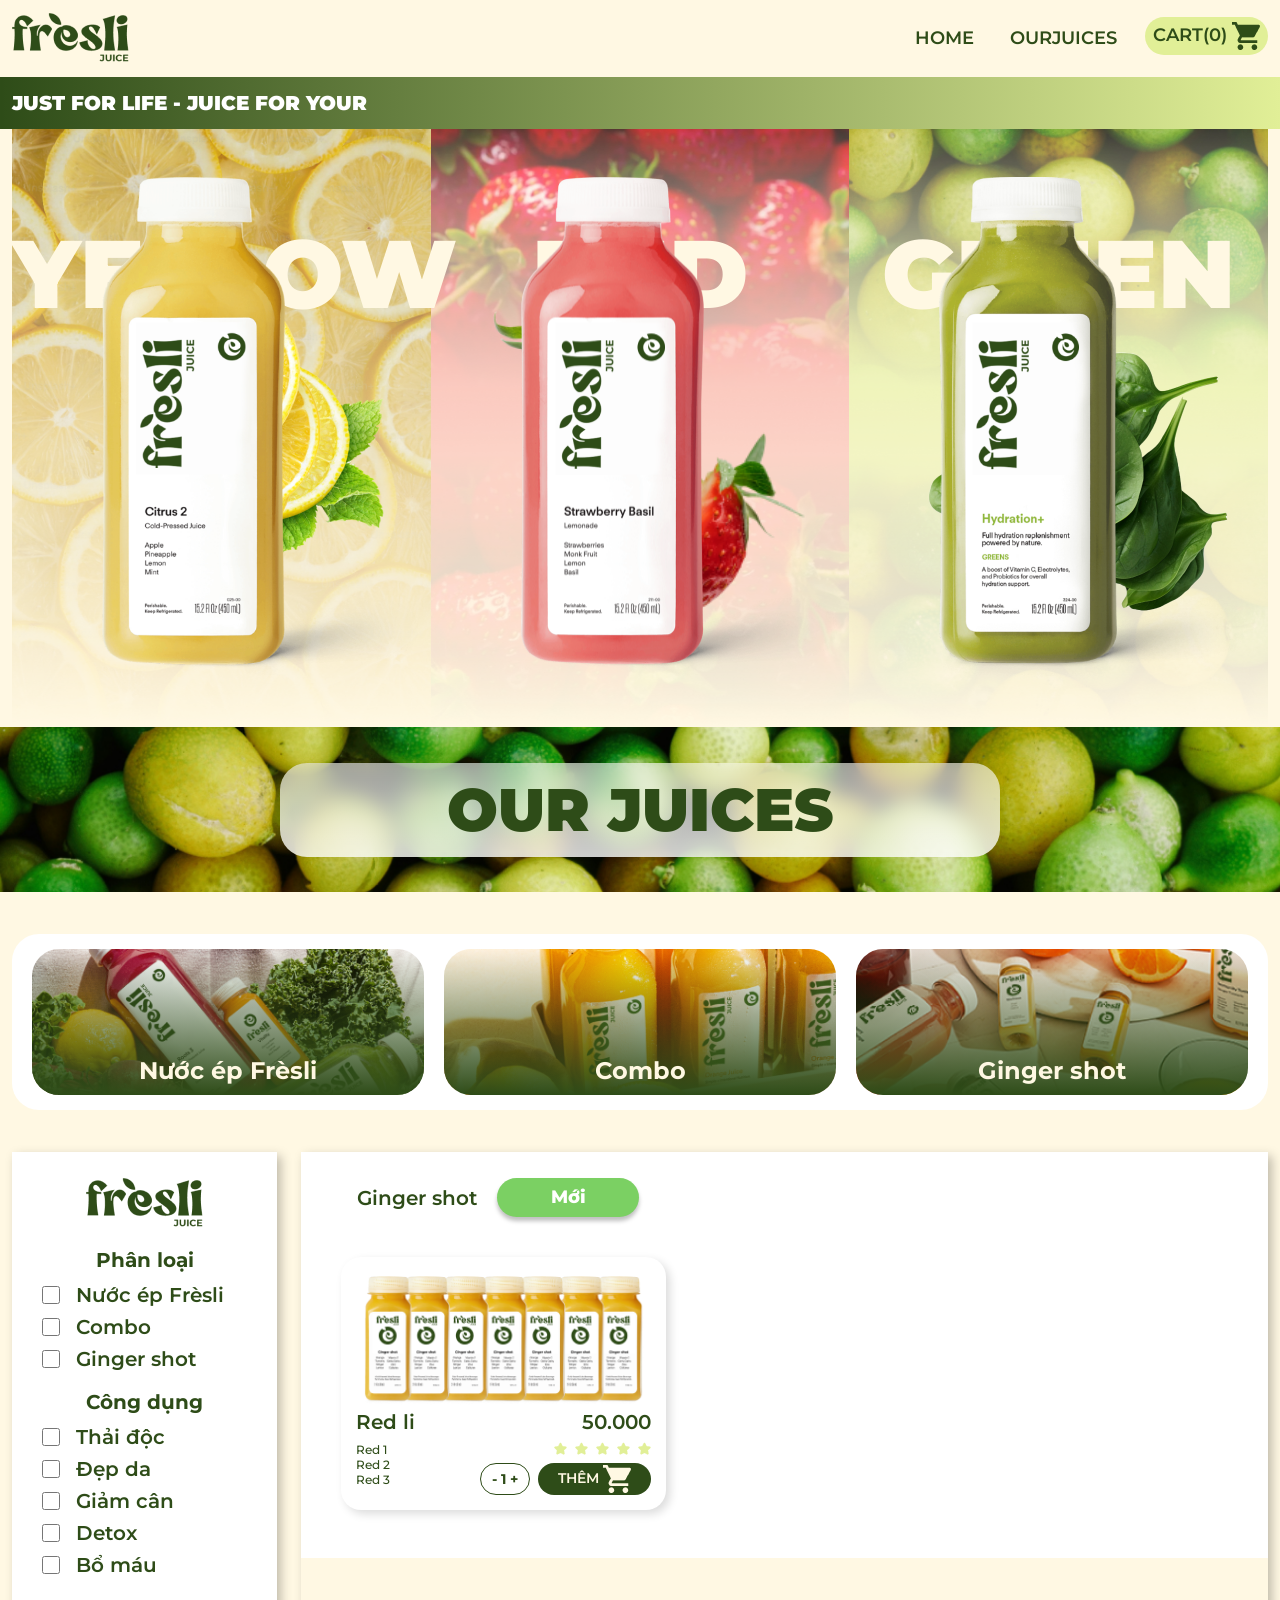
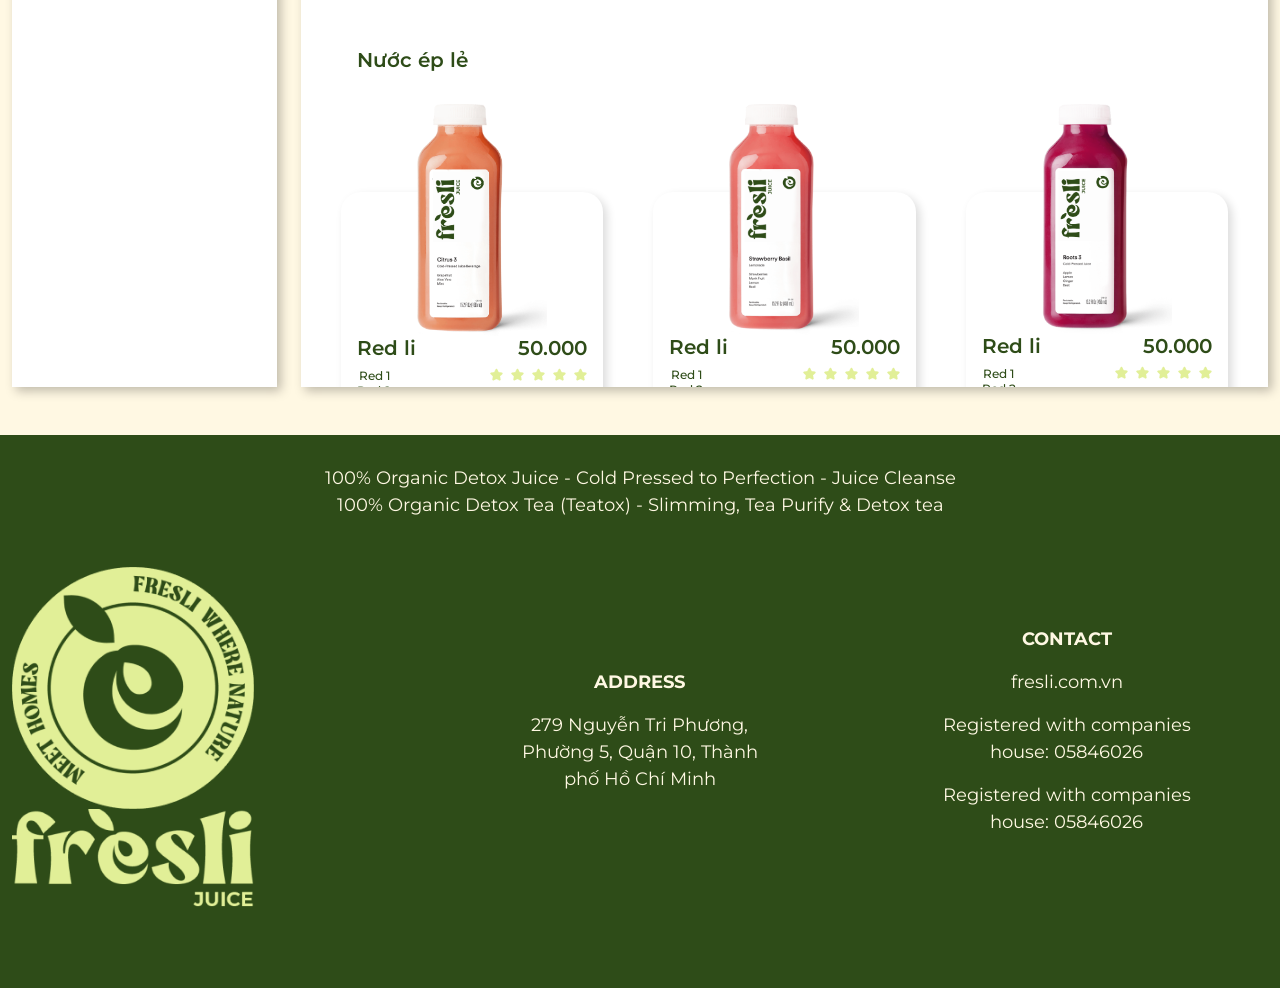
<file: shop.html>
<!DOCTYPE html>
<html lang="en">
  <head>
    <meta charset="UTF-8" />
    <meta name="viewport" content="width=device-width, initial-scale=1.0" />
    <title>FRESLI</title>
    <link href="https://unpkg.com/aos@2.3.1/dist/aos.css" rel="stylesheet" />
    <link
      href="https://cdnjs.cloudflare.com/ajax/libs/font-awesome/5.13.0/css/all.min.css"
      rel="stylesheet"
    />
    <link
      href="https://cdn.jsdelivr.net/npm/bootstrap@5.3.3/dist/css/bootstrap.min.css"
      rel="stylesheet"
    />
    <script src="https://cdn.jsdelivr.net/npm/bootstrap@5.3.3/dist/js/bootstrap.bundle.min.js"></script>
    <link rel="stylesheet" href="./css/style.css" />
    <link rel="stylesheet" href="./css/shop.css" />
  </head>
  <body>
    <header>
      <nav class="navbar navbar-expand-lg">
        <div class="container">
          <a class="navbar-brand" href="#">
            <img width="117" src="images/ic-logo.png" />
          </a>
          <button
            class="navbar-toggler"
            type="button"
            data-bs-toggle="collapse"
            data-bs-target="#navbarSupportedContent"
            aria-controls="navbarSupportedContent"
            aria-expanded="false"
            aria-label="Toggle navigation"
          >
            <span class="navbar-toggler-icon"></span>
          </button>
          <div class="collapse navbar-collapse" id="navbarSupportedContent">
            <ul class="navbar-nav me-auto mb-2 mb-lg-0"></ul>
            <form class="d-flex align-items-center">
              <ul class="navbar-nav me-auto mb-2 mb-lg-0">
                <li class="nav-item">
                  <a class="nav-link" aria-current="page" href="./index.html"
                    >HOME</a
                  >
                </li>
                <li class="nav-item">
                  <a class="nav-link" aria-current="page" href="./shop.html"
                    >OURJUICES</a
                  >
                </li>
                <li class="nav-item">
                  <a class="nav-link cart" aria-current="page" href="cart.html">
                    CART(0) <img width="28" src="images/ic-cart.png" />
                  </a>
                </li>
              </ul>
            </form>
          </div>
        </div>
      </nav>
      <div class="position-relative">
        <div class="header-shop-txt">
          <div class="container">just for life - juice for your</div>
        </div>
        <div class="container">
          <div class="shop-banner">
            <div class="shop-banner-item shop-banner-item1">
              <div class="txt">yellow</div>
              <img class="nuoc-uong" src="images/vang-to-1.png" />
              <img class="chanh" src="images/shop-banner-lemon.png" />
            </div>
            <div class="shop-banner-item shop-banner-item2">
              <div class="txt">red</div>
              <img class="nuoc-uong" src="images/shop-hồng.png" />
              <img class="dau1" src="images/shop-banner-dau1.png" />
              <img class="dau2" src="images/shop-banner-dau2.png" />
            </div>
            <div class="shop-banner-item shop-banner-item3">
              <a href="./shop-detail.html">
                <div class="txt">green</div>
                <img class="nuoc-uong" src="images/xanh-to-1.png" />
                <img class="rau" src="images/shop-banner-rau.png" />
              </a>
            </div>
          </div>
        </div>
      </div>
    </header>
    <main>
      <section class="shop-jucies">
        <div class="txt">our juices</div>
      </section>
      <section>
        <div class="container">
          <div class="shop-water-category">
            <div class="shop-water-item position-relative">
              <a href="#nuocep">
                <img width="100%" src="images/shop-water1.png" />
                <div class="txt">Nước ép Frèsli</div>
              </a>
            </div>
            <div class="shop-water-item position-relative">
              <a href="#combo">
                <img width="100%" src="images/shop-water2.png" />
                <div class="txt">Combo</div>
              </a>
            </div>
            <div class="shop-water-item position-relative">
              <a href="#ginger">
                <img width="100%" src="images/shop-water3.png" />
                <div class="txt">Ginger shot</div>
              </a>
            </div>
          </div>
        </div>
      </section>
      <section class="container">
        <div class="shop-water-row mb-5">
          <div class="shop-water-filter">
            <div class="text-center">
              <img width="117" src="images/ic-logo.png" />
            </div>
            <div
              class="text-center mt-3"
              style="color: #2e4c18; font-weight: 700; font-size: 20px"
            >
              Phân loại
            </div>
            <div class="d-flex align-items-center checkboxcustom mt-2">
              <input
                type="checkbox"
                id="filter-nuocep"
                onchange="filterItems()"
              />
              <div class="text-20 ms-3">Nước ép Frèsli</div>
            </div>
            <div class="d-flex align-items-center checkboxcustom mt-2">
              <input
                type="checkbox"
                id="filter-combo"
                onchange="filterItems()"
              />
              <div class="text-20 ms-3">Combo</div>
            </div>
            <div class="d-flex align-items-center checkboxcustom mt-2">
              <input
                type="checkbox"
                id="filter-ginger"
                onchange="filterItems()"
              />
              <div class="text-20 ms-3">Ginger shot</div>
            </div>
            <div
              class="text-center mt-3"
              style="color: #2e4c18; font-weight: 700; font-size: 20px"
            >
              Công dụng
            </div>
            <div class="d-flex align-items-center checkboxcustom mt-2">
              <input type="checkbox" />
              <div class="text-20 ms-3">Thải độc</div>
            </div>
            <div class="d-flex align-items-center checkboxcustom mt-2">
              <input type="checkbox" />
              <div class="text-20 ms-3">Đẹp da</div>
            </div>
            <div class="d-flex align-items-center checkboxcustom mt-2">
              <input type="checkbox" />
              <div class="text-20 ms-3">Giảm cân</div>
            </div>
            <div class="d-flex align-items-center checkboxcustom mt-2">
              <input type="checkbox" />
              <div class="text-20 ms-3">Detox</div>
            </div>
            <div class="d-flex align-items-center checkboxcustom mt-2">
              <input type="checkbox" />
              <div class="text-20 ms-3">Bổ máu</div>
            </div>
          </div>
          <div class="shop-water-lst">
            <div class="shop-water-combo" id="ginger">
              <div class="py-40">
                <div class="d-flex align-items-center">
                  <div class="text-20 ms-3">Ginger shot</div>
                  <div class="new">Mới</div>
                </div>
                <div class="shop-shadow ginger-shop">
                  <img width="100%" src="images/ginger shot combo 1.png" />
                  <div
                    class="d-flex align-items-center justify-content-between"
                  >
                    <div class="text-20">Red li</div>
                    <div class="text-20">50.000</div>
                  </div>
                  <div
                    class="d-flex align-items-center justify-content-between"
                  >
                    <div class="text-12">
                      Red 1 <br />
                      Red 2 <br />
                      Red 3
                    </div>
                    <div class="">
                      <div class="d-flex justify-content-end mt-2 mb-2">
                        <img class="ms-2" width="13" src="images/Star.png" />
                        <img class="ms-2" width="13" src="images/Star.png" />
                        <img class="ms-2" width="13" src="images/Star.png" />
                        <img class="ms-2" width="13" src="images/Star.png" />
                        <img class="ms-2" width="13" src="images/Star.png" />
                      </div>
                      <div class="d-flex align-items-center">
                        <div class="sum">- 1 +</div>
                        <div class="shop-cart ms-2">
                          THÊM <img width="28" src="images/ic-cart-1.png" />
                        </div>
                      </div>
                    </div>
                  </div>
                </div>
              </div>
              <div class="shop-water-combo-border mt-5 mb-5"></div>
            </div>
            <div class="shop-water-combo" id="nuocep">
              <div class="py-40">
                <div class="text-20 ms-3">Nước ép lẻ</div>
                <div class="nuoceple-row">
                  <div class="nuoceple-item">
                    <div
                      class="shop-shadow nuoceple-item-item text-center pb-3"
                    >
                      <img
                        class="nuoceple-img"
                        width="150"
                        src="images/hong-to-1.png"
                      />
                      <div
                        class="d-flex align-items-center justify-content-between px-3"
                      >
                        <div class="text-20">Red li</div>
                        <div class="text-20">50.000</div>
                      </div>
                      <div
                        class="d-flex align-items-center justify-content-between px-3"
                      >
                        <div class="text-12">
                          Red 1 <br />
                          Red 2 <br />
                          Red 3
                        </div>
                        <div class="">
                          <div class="d-flex justify-content-end mt-2 mb-2">
                            <img
                              class="ms-2"
                              width="13"
                              src="images/Star.png"
                            />
                            <img
                              class="ms-2"
                              width="13"
                              src="images/Star.png"
                            />
                            <img
                              class="ms-2"
                              width="13"
                              src="images/Star.png"
                            />
                            <img
                              class="ms-2"
                              width="13"
                              src="images/Star.png"
                            />
                            <img
                              class="ms-2"
                              width="13"
                              src="images/Star.png"
                            />
                          </div>
                          <div class="d-flex align-items-center">
                            <div class="sum">- 1 +</div>
                            <div class="shop-cart ms-2">
                              THÊM <img width="28" src="images/ic-cart-1.png" />
                            </div>
                          </div>
                        </div>
                      </div>
                    </div>
                  </div>
                  <div class="nuoceple-item">
                    <div
                      class="shop-shadow nuoceple-item-item text-center pb-3"
                    >
                      <img
                        class="nuoceple-img"
                        width="150"
                        src="images/hong-to-2.png"
                      />
                      <div
                        class="d-flex align-items-center justify-content-between px-3"
                      >
                        <div class="text-20">Red li</div>
                        <div class="text-20">50.000</div>
                      </div>
                      <div
                        class="d-flex align-items-center justify-content-between px-3"
                      >
                        <div class="text-12">
                          Red 1 <br />
                          Red 2 <br />
                          Red 3
                        </div>
                        <div class="">
                          <div class="d-flex justify-content-end mt-2 mb-2">
                            <img
                              class="ms-2"
                              width="13"
                              src="images/Star.png"
                            />
                            <img
                              class="ms-2"
                              width="13"
                              src="images/Star.png"
                            />
                            <img
                              class="ms-2"
                              width="13"
                              src="images/Star.png"
                            />
                            <img
                              class="ms-2"
                              width="13"
                              src="images/Star.png"
                            />
                            <img
                              class="ms-2"
                              width="13"
                              src="images/Star.png"
                            />
                          </div>
                          <div class="d-flex align-items-center">
                            <div class="sum">- 1 +</div>
                            <div class="shop-cart ms-2">
                              THÊM <img width="28" src="images/ic-cart-1.png" />
                            </div>
                          </div>
                        </div>
                      </div>
                    </div>
                  </div>
                  <div class="nuoceple-item">
                    <div
                      class="shop-shadow nuoceple-item-item text-center pb-3"
                    >
                      <img
                        class="nuoceple-img"
                        width="150"
                        src="images/hong-to-3.png"
                      />
                      <div
                        class="d-flex align-items-center justify-content-between px-3"
                      >
                        <div class="text-20">Red li</div>
                        <div class="text-20">50.000</div>
                      </div>
                      <div
                        class="d-flex align-items-center justify-content-between px-3"
                      >
                        <div class="text-12">
                          Red 1 <br />
                          Red 2 <br />
                          Red 3
                        </div>
                        <div class="">
                          <div class="d-flex justify-content-end mt-2 mb-2">
                            <img
                              class="ms-2"
                              width="13"
                              src="images/Star.png"
                            />
                            <img
                              class="ms-2"
                              width="13"
                              src="images/Star.png"
                            />
                            <img
                              class="ms-2"
                              width="13"
                              src="images/Star.png"
                            />
                            <img
                              class="ms-2"
                              width="13"
                              src="images/Star.png"
                            />
                            <img
                              class="ms-2"
                              width="13"
                              src="images/Star.png"
                            />
                          </div>
                          <div class="d-flex align-items-center">
                            <div class="sum">- 1 +</div>
                            <div class="shop-cart ms-2">
                              THÊM <img width="28" src="images/ic-cart-1.png" />
                            </div>
                          </div>
                        </div>
                      </div>
                    </div>
                  </div>
                  <div class="nuoceple-item">
                    <div
                      class="shop-shadow nuoceple-item-item text-center pb-3"
                    >
                      <img
                        class="nuoceple-img"
                        width="150"
                        src="images/hong-to-1.png"
                      />
                      <div
                        class="d-flex align-items-center justify-content-between px-3"
                      >
                        <div class="text-20">Red li</div>
                        <div class="text-20">50.000</div>
                      </div>
                      <div
                        class="d-flex align-items-center justify-content-between px-3"
                      >
                        <div class="text-12">
                          Red 1 <br />
                          Red 2 <br />
                          Red 3
                        </div>
                        <div class="">
                          <div class="d-flex justify-content-end mt-2 mb-2">
                            <img
                              class="ms-2"
                              width="13"
                              src="images/Star.png"
                            />
                            <img
                              class="ms-2"
                              width="13"
                              src="images/Star.png"
                            />
                            <img
                              class="ms-2"
                              width="13"
                              src="images/Star.png"
                            />
                            <img
                              class="ms-2"
                              width="13"
                              src="images/Star.png"
                            />
                            <img
                              class="ms-2"
                              width="13"
                              src="images/Star.png"
                            />
                          </div>
                          <div class="d-flex align-items-center">
                            <div class="sum">- 1 +</div>
                            <div class="shop-cart ms-2">
                              THÊM <img width="28" src="images/ic-cart-1.png" />
                            </div>
                          </div>
                        </div>
                      </div>
                    </div>
                  </div>
                  <div class="nuoceple-item">
                    <div
                      class="shop-shadow nuoceple-item-item text-center pb-3"
                    >
                      <img
                        class="nuoceple-img"
                        width="150"
                        src="images/hong-to-2.png"
                      />
                      <div
                        class="d-flex align-items-center justify-content-between px-3"
                      >
                        <div class="text-20">Red li</div>
                        <div class="text-20">50.000</div>
                      </div>
                      <div
                        class="d-flex align-items-center justify-content-between px-3"
                      >
                        <div class="text-12">
                          Red 1 <br />
                          Red 2 <br />
                          Red 3
                        </div>
                        <div class="">
                          <div class="d-flex justify-content-end mt-2 mb-2">
                            <img
                              class="ms-2"
                              width="13"
                              src="images/Star.png"
                            />
                            <img
                              class="ms-2"
                              width="13"
                              src="images/Star.png"
                            />
                            <img
                              class="ms-2"
                              width="13"
                              src="images/Star.png"
                            />
                            <img
                              class="ms-2"
                              width="13"
                              src="images/Star.png"
                            />
                            <img
                              class="ms-2"
                              width="13"
                              src="images/Star.png"
                            />
                          </div>
                          <div class="d-flex align-items-center">
                            <div class="sum">- 1 +</div>
                            <div class="shop-cart ms-2">
                              THÊM <img width="28" src="images/ic-cart-1.png" />
                            </div>
                          </div>
                        </div>
                      </div>
                    </div>
                  </div>
                  <div class="nuoceple-item">
                    <div
                      class="shop-shadow nuoceple-item-item text-center pb-3"
                    >
                      <img
                        class="nuoceple-img"
                        width="150"
                        src="images/hong-to-3.png"
                      />
                      <div
                        class="d-flex align-items-center justify-content-between px-3"
                      >
                        <div class="text-20">Red li</div>
                        <div class="text-20">50.000</div>
                      </div>
                      <div
                        class="d-flex align-items-center justify-content-between px-3"
                      >
                        <div class="text-12">
                          Red 1 <br />
                          Red 2 <br />
                          Red 3
                        </div>
                        <div class="">
                          <div class="d-flex justify-content-end mt-2 mb-2">
                            <img
                              class="ms-2"
                              width="13"
                              src="images/Star.png"
                            />
                            <img
                              class="ms-2"
                              width="13"
                              src="images/Star.png"
                            />
                            <img
                              class="ms-2"
                              width="13"
                              src="images/Star.png"
                            />
                            <img
                              class="ms-2"
                              width="13"
                              src="images/Star.png"
                            />
                            <img
                              class="ms-2"
                              width="13"
                              src="images/Star.png"
                            />
                          </div>
                          <div class="d-flex align-items-center">
                            <div class="sum">- 1 +</div>
                            <div class="shop-cart ms-2">
                              THÊM <img width="28" src="images/ic-cart-1.png" />
                            </div>
                          </div>
                        </div>
                      </div>
                    </div>
                  </div>
                </div>
              </div>
              <div class="shop-water-combo-border mt-5 mb-5"></div>
            </div>
            <div class="shop-water-combo" id="combo">
              <div class="py-40">
                <div class="text-20 ms-3">COMBO FRESLI</div>
                <div class="nuoceple-row">
                  <div class="nuoceple-item">
                    <div
                      class="shop-shadow nuoceple-item-item text-center pb-3"
                    >
                      <img
                        class="nuoceple-img"
                        width="250"
                        src="images/redli.png"
                      />
                      <div
                        class="d-flex align-items-center justify-content-between px-3"
                      >
                        <div class="text-20">Red li</div>
                        <div class="text-20">50.000</div>
                      </div>
                      <div
                        class="d-flex align-items-center justify-content-between px-3"
                      >
                        <div class="text-12">
                          Red 1 <br />
                          Red 2 <br />
                          Red 3
                        </div>
                        <div class="">
                          <div class="d-flex justify-content-end mt-2 mb-2">
                            <img
                              class="ms-2"
                              width="13"
                              src="images/Star.png"
                            />
                            <img
                              class="ms-2"
                              width="13"
                              src="images/Star.png"
                            />
                            <img
                              class="ms-2"
                              width="13"
                              src="images/Star.png"
                            />
                            <img
                              class="ms-2"
                              width="13"
                              src="images/Star.png"
                            />
                            <img
                              class="ms-2"
                              width="13"
                              src="images/Star.png"
                            />
                          </div>
                          <div class="d-flex align-items-center">
                            <div class="sum">- 1 +</div>
                            <div class="shop-cart ms-2">
                              THÊM <img width="28" src="images/ic-cart-1.png" />
                            </div>
                          </div>
                        </div>
                      </div>
                    </div>
                  </div>
                  <div class="nuoceple-item">
                    <div
                      class="shop-shadow nuoceple-item-item text-center pb-3"
                    >
                      <img
                        class="nuoceple-img"
                        width="250"
                        src="images/redli.png"
                      />
                      <div
                        class="d-flex align-items-center justify-content-between px-3"
                      >
                        <div class="text-20">Red li</div>
                        <div class="text-20">50.000</div>
                      </div>
                      <div
                        class="d-flex align-items-center justify-content-between px-3"
                      >
                        <div class="text-12">
                          Red 1 <br />
                          Red 2 <br />
                          Red 3
                        </div>
                        <div class="">
                          <div class="d-flex justify-content-end mt-2 mb-2">
                            <img
                              class="ms-2"
                              width="13"
                              src="images/Star.png"
                            />
                            <img
                              class="ms-2"
                              width="13"
                              src="images/Star.png"
                            />
                            <img
                              class="ms-2"
                              width="13"
                              src="images/Star.png"
                            />
                            <img
                              class="ms-2"
                              width="13"
                              src="images/Star.png"
                            />
                            <img
                              class="ms-2"
                              width="13"
                              src="images/Star.png"
                            />
                          </div>
                          <div class="d-flex align-items-center">
                            <div class="sum">- 1 +</div>
                            <div class="shop-cart ms-2">
                              THÊM <img width="28" src="images/ic-cart-1.png" />
                            </div>
                          </div>
                        </div>
                      </div>
                    </div>
                  </div>
                  <div class="nuoceple-item">
                    <div
                      class="shop-shadow nuoceple-item-item text-center pb-3"
                    >
                      <img
                        class="nuoceple-img"
                        width="250"
                        src="images/redli.png"
                      />
                      <div
                        class="d-flex align-items-center justify-content-between px-3"
                      >
                        <div class="text-20">Red li</div>
                        <div class="text-20">50.000</div>
                      </div>
                      <div
                        class="d-flex align-items-center justify-content-between px-3"
                      >
                        <div class="text-12">
                          Red 1 <br />
                          Red 2 <br />
                          Red 3
                        </div>
                        <div class="">
                          <div class="d-flex justify-content-end mt-2 mb-2">
                            <img
                              class="ms-2"
                              width="13"
                              src="images/Star.png"
                            />
                            <img
                              class="ms-2"
                              width="13"
                              src="images/Star.png"
                            />
                            <img
                              class="ms-2"
                              width="13"
                              src="images/Star.png"
                            />
                            <img
                              class="ms-2"
                              width="13"
                              src="images/Star.png"
                            />
                            <img
                              class="ms-2"
                              width="13"
                              src="images/Star.png"
                            />
                          </div>
                          <div class="d-flex align-items-center">
                            <div class="sum">- 1 +</div>
                            <div class="shop-cart ms-2">
                              THÊM <img width="28" src="images/ic-cart-1.png" />
                            </div>
                          </div>
                        </div>
                      </div>
                    </div>
                  </div>
                </div>
              </div>
            </div>
          </div>
        </div>
      </section>
    </main>
    <footer>
      <div class="container">
        <div class="title text-center">
          100% Organic Detox Juice - Cold Pressed to Perfection - Juice
          Cleanse<br />
          100% Organic Detox Tea (Teatox) - Slimming, Tea Purify & Detox tea
        </div>
        <div class="row align-items-center mt-5 mb-5">
          <div class="col-md-4 img-center">
            <img width="60%" src="images/Intersect.png" />
            <img width="60%" src="images/logo full.png" />
          </div>
          <div class="col-md-4 col-6">
            <p class="text-center"><b>ADDRESS</b></p>
            <p class="text-center">
              279 Nguyễn Tri Phương, <br />Phường 5, Quận 10, Thành <br />phố Hồ
              Chí Minh
            </p>
          </div>
          <div class="col-md-4 col-6">
            <p class="text-center"><b>CONTACT</b></p>
            <p class="text-center">fresli.com.vn</p>
            <p class="text-center">
              Registered with companies <br />
              house: 05846026
            </p>
            <p class="text-center">
              Registered with companies <br />
              house: 05846026
            </p>
          </div>
        </div>
      </div>
    </footer>
    <script>
      function filterItems() {
        const filterNuocep = document.getElementById("filter-nuocep");
        const filterCombo = document.getElementById("filter-combo");
        const filterGinger = document.getElementById("filter-ginger");
        const ginger = document.getElementById("ginger");
        const nuocep = document.getElementById("nuocep");
        const combo = document.getElementById("combo");

        // Ẩn/hiện phần tử dựa trên trạng thái checkbox
        if (
          filterNuocep.checked &&
          !filterGinger.checked &&
          !filterCombo.checked
        ) {
          ginger.style.display = "none";
          combo.style.display = "none";
          nuocep.style.display = "block";
        } else if (
          filterGinger.checked &&
          !filterNuocep.checked &&
          !filterCombo.checked
        ) {
          nuocep.style.display = "none";
          combo.style.display = "none";
          ginger.style.display = "block";
        } else if (
          filterCombo.checked &&
          !filterNuocep.checked &&
          !filterGinger.checked
        ) {
          ginger.style.display = "none";
          nuocep.style.display = "none";
          combo.style.display = "block";
        } else if (
          filterNuocep.checked &&
          filterGinger.checked &&
          !filterCombo.checked
        ) {
          combo.style.display = "none";
          nuocep.style.display = "block";
          ginger.style.display = "block";
        } else if (
          filterNuocep.checked &&
          filterCombo.checked &&
          !filterGinger.checked
        ) {
          ginger.style.display = "none";
          nuocep.style.display = "block";
          combo.style.display = "block";
        } else if (
          filterGinger.checked &&
          filterCombo.checked &&
          !filterNuocep.checked
        ) {
          nuocep.style.display = "none";
          ginger.style.display = "block";
          combo.style.display = "block";
        } else if (
          filterNuocep.checked &&
          filterGinger.checked &&
          filterCombo.checked
        ) {
          nuocep.style.display = "block";
          ginger.style.display = "block";
          combo.style.display = "block";
        } else {
          // Hiển thị tất cả nếu không checkbox nào được chọn
          nuocep.style.display = "block";
          ginger.style.display = "block";
          combo.style.display = "block";
        }
      }
    </script>
  </body>
</html>
</file>
<file: css/style.css>
@import url('https://fonts.googleapis.com/css2?family=Dancing+Script&family=Montserrat:ital,wght@0,100..900;1,100..900&display=swap');
*{
    font-family: Montserrat;
    margin: 0;
    padding: 0;
}
body {
    overflow-x: hidden;
}
.container {
    max-width: 100%;
}
#header {
    background-image: url(../images/Rectangle\ 1.png);
    background-size: cover;
    background-repeat: no-repeat;
}
.navbar {
    position: absolute;
    width: 100%;
    top: 0;
    left: 0;
    right: 0;
    background-color: transparent !important;
    z-index: 100;
}
.nav-link {
    color: #FFF8E3;
    font-size: 18px;
    margin-left: 20px;
    font-weight: 600;
}
.nav-link.cart {
    background: #E1EF97;
    border-radius: 40px;
    color: #2E4C18;
    padding: 5px 30px;
    display: block;
}
.banner {
    display: grid;
    align-items: center;
    grid-template-columns: 800px 1fr;
    padding-top: 10%;
}
.banner-img {
    width: 727px;
    height: 631px;
    gap: 20px;
}

.img-banner-1 {
    width: 146px;
    height: auto;
    position: absolute;
    top: 120px;
    left: 120px;
    z-index: 1;
    transition: .5s;
}
.img-banner-2 {
    width: 111px;
    height: auto;
    position: absolute;
    bottom: 140px;
    left: 180px;
    z-index: 2;
    transition: .5s;
}
.img-banner-3 {
    width: 624px;
    height: auto;
    position: absolute;
    top: 20px;
    left: 32px;
    z-index: 3;
    transition: .5s;
}
.img-banner-4 {
    width: 359px;
    height: auto;
    position: absolute;
    top: 50px;
    right: 30px;
    z-index: 4;
    transition: .5s;
}
.img-banner-5 {
    width: 360px;
    height: auto;
    position: absolute;
    top: 50px;
    left: 200px;
    z-index: 5;
    transition: .5s;
}
.img-banner-6 {
    width: 145px;
    height: auto;
    position: absolute;
    top: 250px;
    right: 90px;
    z-index: 6;
    transition: .5s;
}

.banner-content {
    padding-bottom: 30px;
  
}
.banner-content .heading {
    font-size: 60px;
    color: #FFF8E3;
    font-weight: 800;
}

.banner-content .title {
    font-size: 32px;
    color: #2E4C18;
}

.text {
    font-size: 18px;
    color: #2E4C18;
    font-weight: 600;
}

.banner-img:hover .img-banner-1 {
    transform: scale(1.1);
    top: 90px;
    left: 90px;
}

.banner-img:hover .img-banner-2 {
    transform: scale(1.1);
    transform: rotate(-15deg);
    left: 130px;
}

.banner-img:hover .img-banner-3 {
    transform: scale(1.1);
}

.banner-img:hover .img-banner-4 {
    transform: rotate(10deg);
}

.banner-img:hover .img-banner-5 {
    transform: rotate(-10deg);
    top: 30px;
    left: 180px;
}

.banner-img:hover .img-banner-6 {
    transform: scale(1.2);
}

@media screen and (min-width: 1080px) {
    .container {
        width: 1440px;
    }
    .banner {
        transform: translateX(-100px);
    }
 
   
}



.buynow {
    font-size: 18px;
    font-weight: bold;
    width: 189px;
    height: 57px;
    color: #fff;
    background-color: #2E4C18;
    border-radius: 40px;
}
.learnmore {
    font-size: 18px;
    font-weight: bold;
    width: 189px;
    height: 57px;
    color: #2E4C18;
    background-color: transparent;
    border-radius: 40px;
    border: 3px solid 2E4C18;
}

.bg-primary-default {
    background-color: #FFF8E3;
}

.yellow-row {
    display: grid;
    grid-template-columns: 270px 1fr;
    gap: 20px;
}

.section-title {
    font-size: 60px;
    color: #2E4C18;
    font-weight: 800;
}

.yellow-row .section-title {
    margin-right: -70px;
    position: relative;
}

.yellow-right {
    padding-left: 10%;
    padding-top: 30px;
}

.yl-title-text {
    background-color: #FAC010;
    color: #fff;
    font-size: 18px;
    font-weight: 600;
    padding: 5px 30px;
    border-top-right-radius: 40px;
    border-bottom-right-radius: 40px;
    width: 162px !important;
    margin-left: -80px;
    white-space: nowrap;
}

.yl-yl-bot img {
    width: 150px;
    transition: .5s;
}

.yl-yl-bot:hover img {
    cursor: pointer;
    transform: rotate(15deg);
}

.yl-left-img {
    position: absolute;
    left: 0;
    top: -400px;
    height: 200px;
}
.yellow-left {
    margin-top: 330px;
    background-color: #fff8e3;
    border-radius: 13px;
    padding: 10px 20px;
    text-align: center;
    margin-bottom: 30px;
}

.yellow-left .title {
    background-color: #FAC010;
    font-size: 18px;
    font-weight: 800;
    padding: 5px 20px;
    border-radius: 40px;
    width: 150px;
    margin: auto;
    margin-top: -30px;
    color: #fff;
}

.yellow-left .number {
    font-size: 46px;
    font-weight: 600;
    display: inline-block;
    color: #2E4C18;
    margin-top: 10px;
}

.yellow-left .yl-cart {
    display: inline-block;
    background: #2E4C18;
    color: #FFF8E3;
    font-size: 18px;
    font-weight: 600;
    padding: 5px 20px;
    border-radius: 40px;
}
.yl-r-b-title {
    font-size: 36px;
    font-weight: 800;
    color: #2E4C18;
    padding-top: 20px;
}
.yl-r-b-item {
    background-color: #fff8e3;
    padding: 30px;
    margin-top: 50px;
    height: 300px;
    border-top-left-radius: 40px;
    border-bottom-left-radius: 40px;
    border-bottom-right-radius: 40px;
}
.yl-r-b-title {
    padding-left: 5%;
}

.yl-r-b-item > img{
    position: absolute;
    top: -50px;
    left: -30px;
    width: 111px;
}
#nguyenlieuend1, #nguyenlieuend2, #nguyenlieuend3, #nguyenlieured1, #nguyenlieured2, #nguyenlieured3, #nguyenlieugreen1, #nguyenlieugreen2, #nguyenlieugreen3 {
    width: 120px;
    height: 120px;
    object-fit: cover;
}
.yl-r-b-item .label {
    color: #2E4C18;
    font-size: 20px;
    font-weight: 600;
    margin-bottom: 20px;
    text-align: end;
}
.yl-r-b-item .value {
    color: #2E4C18;
    font-size: 18px;
    text-align: end;
}
.yl-r-b-row {
    padding-left: 5%;
    position: relative;
    display: grid;
    grid-template-columns: 335px 335px 335px;
    overflow: hidden;
    gap: 40px;
    overflow-x: scroll;
    scrollbar-width: none; /* Ẩn thanh cuộn trong Firefox */
}

.yl-r-b-row::-webkit-scrollbar {
    display: none; /* Chrome, Safari, Edge */
}

.red-row {
    display: grid;
    grid-template-columns: 1fr 270px;
    gap: 20px;
}

.red-row .section-title {
    margin-right: -70px;
    position: relative;
}



.rl-rl-bot img {
    width: 150px;
    transition: .5s;
}

.rl-rl-bot:hover img {
    cursor: pointer;
    transform: rotate(-15deg);
}

.rl-title-text {
    background-color: #EA6C6C;
    color: #fff;
    font-size: 18px;
    font-weight: 600;
    padding: 5px 30px;
    border-top-left-radius: 40px;
    border-bottom-left-radius: 40px;
    width: 162px !important;
    margin-right: -30px;
}

.red-right {
    padding-right: 10%;
    padding-top: 30px;
}

.rl-rl-bot {
    margin-right: -70px;
}


.red-row {
    display: grid;
    grid-template-columns: 1fr 270px;
    gap: 20px;
}

.rl-r-b-title {
    font-size: 36px;
    font-weight: 800;
    color: #2E4C18;
    padding-top: 20px;
    text-align: end;
    padding-right: 10%;
}

.rl-r-b-row {
    padding-right: 10%;
    position: relative;
    display: grid;
    grid-template-columns: 335px 335px 335px;
    overflow: hidden;
    gap: 40px;
    overflow-x: scroll;
    scrollbar-width: none; /* Ẩn thanh cuộn trong Firefox */
}

.yl-r-b-row::-webkit-scrollbar {
    display: none; /* Chrome, Safari, Edge */
}

.red-right-bot {
    overflow: hidden;
    gap: 40px;
    direction: rtl;
}
.rl-r-b-item {
    background-color: #fff8e3;
    padding: 30px;
    margin-top: 50px;
    height: 300px;
    border-top-left-radius: 40px;
    border-bottom-left-radius: 40px;
    border-bottom-right-radius: 40px;
}

.rl-r-b-item > img {
    position: absolute;
    top: -50px;
    left: -30px;
    width: 111px;
}

.rl-r-b-item .label {
    color: #2E4C18;
    font-size: 20px;
    font-weight: 600;
    margin-bottom: 20px;
    text-align: right;
}

.rl-r-b-item .value {
    color: #2E4C18;
    font-size: 18px;
    text-align: right;
}

.red-left {
    margin-top: 350px;
    background-color: #fff8e3;
    border-radius: 13px;
    padding: 10px 20px;
    text-align: center;
    margin-bottom: 30px;
}

.red-left .title {
    background-color: #E35353;
    font-size: 18px;
    font-weight: 800;
    padding: 5px 20px;
    border-radius: 40px;
    width: 150px;
    margin: auto;
    margin-top: -30px;
    color: #fff;
}

.red-left .number {
    font-size: 46px;
    font-weight: 600;
    display: inline-block;
    color: #2E4C18;
    margin-top: 10px;
}

.red-left .yl-cart {
    display: inline-block;
    background: #2E4C18;
    color: #FFF8E3;
    font-size: 18px;
    font-weight: 600;
    padding: 5px 20px;
    border-radius: 40px;
}

.gr-title-text {
    background-color: #358C1D;
    color: #fff;
    font-size: 18px;
    font-weight: 600;
    padding: 5px 30px;
    border-top-right-radius: 40px;
    border-bottom-right-radius: 40px;
    width: 162px !important;
    margin-left: -80px;
}

.bg-love {
    width: 100%;
    height: 600px;
    background-image: url(../images/bg-love.png);
    background-size: cover;
    background-repeat: no-repeat;
    display: flex;
    align-items: center;
    justify-content: center;
}

.bg-love h2 {
    font-size: 60px;
    font-weight: 800;
    color: #fff;
    text-align: center;
    text-transform: uppercase;
}


.bg-love p {
    font-size: 24px;
    font-weight: 600;
    color: #fff;
    text-align: center;
    padding-top: 30px;
}

.love-w {
    background: linear-gradient(
      rgba(255, 255, 255, 0.6) 0%, 
      rgba(255, 255, 255, 0.8) 100%
    );
    border-radius: 27px;
    backdrop-filter: blur(10px); 

}

.love-w-row {
    display: flex;
    align-items: center;
    justify-content: center;
    gap: 80px;
    height: 215px;
    margin: 30px 0;
}

.love-w-col .date-number {
    width: 164px;
}


.love-w-col .date-txt {
    width: 162px;
    height: 39px;
    display: flex;
    align-items: center;
    justify-content: center;
    font-size: 18px;
    border-radius: 40px;
    background-color: #7BD063;
    color: #fff;
    font-weight: 800;
    margin-top: 20px;
}

.sale-title {
    color: #2E4C18;
    font-size: 40px;
    font-weight: 600;
    font-style: italic;
}

.sale-title span {
    color: #2E4C18;
    font-size: 60px;
    font-weight: 800;
    font-style: normal;
    text-transform: uppercase;
}

.sale-right-item {
    display: grid;
    grid-template-columns: 183px 1fr;
    text-align: center;
    align-items: center;
    gap: 40px;
    margin-top: -40px;
    position: relative;
}

.sale-right-item .daucong {
    position: absolute;
    top: -15px;
    left: -25px;
    width: 24px;
    cursor: pointer;
}
.sale-right-item .content-text {
    font-size: 14px;
    color: #fff;
    padding: 15px 30px;
    background-color: #2E4C18;
    border-radius: 14px;
    margin-left: 25px;
}

.sale-1 {
    position: absolute;
    top: 0;
    right: 0;
    width: 245px;
    z-index: 3;
    transition: .5s;
}

.sale-2 {
    position: absolute;
    top: 50px;
    right: 0;
    width: 245px;
    z-index: 2;
    transition: .5s;
}

.sale-3 {
    position: absolute;
    top: 100px;
    right: 0;
    width: 245px;
    z-index: 1;
    transition: .5s;
}

.sale-img {
    cursor: pointer;
}

.sale-img:hover .sale-2 {
    top: 130px;
}

.sale-img:hover .sale-3 {
    top: 250px;
}

.img-phay {
    position: absolute;
    width: 100%;
    text-align: center;
    top: 40px;
    display: flex;
    align-items: center;
    justify-content: center;
}

.content-phay {
    position: absolute;
    width: 100%;
    text-align: center;
    top: 150px;
    display: flex;
    align-items: center;
    justify-content: center;
    font-size: 14px;
    color: #2E4C18;
    margin: auto;
}

.content-phay p{
    width: 50%;
    text-align: center;
    font-size: 14px;
    color: #2E4C18;
    margin: auto;
}
.box-item {
    
    border-radius: 17px;
}
.box-content {
    height: 300px;
    padding: 20px;
    display: flex;
    justify-content: center;
    padding-top: 30%;
}

.box-img {
    width: 170px;
    height: 170px;
    background-color: #2E4C18;
    border-radius: 50%;
    display: flex;
    align-items: center;
    justify-content: center;
    position: absolute;
    top: -100px;
    left: 25%;
}

.box {
    margin-top: 12%;
}

footer {
    background-color: #2E4C18;
    padding: 30px 0;
    color: #FFF8E3;
    font-size: 18px;
}

#green-banner, #yl-banner {
    width: 454px;
}
#yl-number, #hong-number, #xanh-number {
    width: auto;
    height: 143px;
}
#pink-banner {
    width: 414px;
}

.banner-img-mobile {
    display: none;
}

.img-box {
    height: 320px;
    width: 100%;
}

@media screen and (max-width: 991px) {
    .banner-img-desktop {
        display: none;
    }
    .banner-img-mobile {
        display: block;
    }

    .banner {
        display: block;
    }

    .banner-content .heading {
        font-size: 60px;
        color: #2E4C18;
        font-weight: 800;
    }

    .banner-content {
        padding-bottom: 30px;
        padding-left: 15%;
        padding-right: 15%;
    }

    .yellow-row, .red-row {
        display: block;
    }
    .yellow-right {
        padding-left: 0;
        padding-top: 30px;
    }
    .yl-yl-bot img, .rl-rl-bot img {
        width: 30%;
    }
    .yl-title-text {
        background-color: #FAC010;
        color: #fff;
        font-size: 18px;
        font-weight: 600;
        padding: 5px 30px;
        border-top-right-radius: 40px;
        border-bottom-right-radius: 40px;
        width: 162px !important;
        margin-left: -40px;
        white-space: nowrap;
    }
    .gr-title-text {
        margin-left: -40px;
    }
    .yl-left-img {
        position: static;
        height: auto;
        padding-top: 30px;
    }
    .yellow-row > .position-relative, .red-row > .position-relative {
        display: flex;
        justify-content: center;
        align-items: center;
    }
    #green-banner, #yl-banner, #pink-banner {
        width: 100%;
    }
    .yellow-left, .red-left {
        margin: 0;
    }
    .yellow-right-bot {
        padding-bottom: 30px;
    }
    .sale-product {
        display: block;
    }
    
    .sale-product > .col-md-7, .sale-product > .col-md-5 {
        width: 100%;
    }

    .sale-right-item:first-child {
        margin-top: 30px;
    }

    .box-img {
        left: 10%;
        top: -120px;
    }

    .box {
        margin-top:25%;
    }
    .red-right {
        padding-right: 0;
    }
}

@media screen and (max-width: 767px) {
    .yellow-row .section-title {
        margin-right: -220px;
        position: relative;
    }

    .yl-title-text, .rl-title-text, .gr-title-text {
        display: none;
    }
    
    .yl-yl-bot img, .rl-rl-bot img {
        width: 80%;
    }

    .rl-rl-bot {
        margin-right: 0;
    }

    .love-w-row {
        display: block;
        text-align: center;
        height: auto;
        padding: 30px 0;
    }

    .love-w-col {
        display: flex;
        margin-bottom: 30px;
    }

    .bg-love {
        height: auto;
        padding: 30px 0;
    }

    .box-img {
        left: 10%;
        top: -120px;
        position: static;
    }

    .box-content {
        height: auto;
        padding-top: 20px;
    }

    .box-item {
        margin-bottom: 20px;
    }

    .img-center {
        text-align: center;
        margin-bottom: 20px;
    }
    .banner {
        padding-top: 80px;
    }
}

.fix-shopee {
    position: fixed;
    left: 10px;
    top: 40%;
    width: 40px;
    height: 40px;
}
.fix-fb {
    position: fixed;
    left: 10px;
    top: 47%;
    width: 40px;
    height: 40px;
}
.fix-ig {
    position: fixed;
    left: 10px;
    top: 54%;
    width: 40px;
    height: 40px;
    background-color: #2E4C18;
    padding: 5px;
    border-radius: 50%;
    display: flex;
    align-items: center;
    justify-content: center;
}
</file>
<file: admin/style.css>
/*
    DEMO STYLE
*/
@import url('https://fonts.googleapis.com/css2?family=Dancing+Script&family=Montserrat:ital,wght@0,100..900;1,100..900&display=swap');
*{
    font-family: Montserrat;
    margin: 0;
    padding: 0;
}

body {
  font-family: "Poppins", sans-serif;
  background: linear-gradient(180deg, #E1EF97 0%, #FFF 138.09%);
}

p {
  font-family: "Poppins", sans-serif;
  font-size: 1.1em;
  font-weight: 300;
  line-height: 1.7em;
  color: #999;
}

a,
a:hover,
a:focus {
  color: inherit;
  text-decoration: none;
  transition: all 0.3s;
}
h5 {
  color: #000;

font-family: Montserrat;
font-size: 18px;
font-style: normal;
font-weight: 700;
line-height: normal;
letter-spacing: 0.18px;
}
.snkd {
  max-height: 600px;
  overflow: auto;
}
.navbar {
  padding: 13px 10px;
  background: linear-gradient(180deg, #E1EF97 0%, #FFF 138.09%);
  color: #fff !important;
  border: none;
  border-radius: 0;
  margin-bottom: 40px;
  box-shadow: 1px 1px 3px rgba(0, 0, 0, 0.1);
}

.navbar-btn {
  box-shadow: none;
  outline: none !important;
  border: none;
}

.line {
  width: 100%;
  height: 1px;
  border-bottom: 1px dashed #ddd;
  margin: 40px 0;
}

i,
span {
  display: inline-block;
}

/* ---------------------------------------------------
    SIDEBAR STYLE
----------------------------------------------------- */
.wrapper {
  display: flex;
  align-items: stretch;
}

#sidebar {
  min-width: 250px;
  max-width: 250px;
  background: linear-gradient(180deg, #E1EF97 0%, #FFF 138.09%);
  color: #fff;
  transition: all 0.3s;
}

#sidebar.active {
  min-width: 80px;
  max-width: 80px;
  text-align: center;
}

#sidebar.active .sidebar-header h3,
#sidebar.active .CTAs {
  display: none;
}

#sidebar.active .sidebar-header strong {
  display: block;
}

#sidebar.active .sidebar-header strong {
  margin-top: -7px;
}

#sidebar ul li a {
  text-align: left;
}

#sidebar.active ul li a {
  padding: 20px 10px;
  text-align: center;
  font-size: 2px;
}

#sidebar.active ul li a i {
  font-size: 25px !important;
}

#edit-form.active {
  display: none;
}

table.active {
  display: none;
}

#sidebar.active ul li a i {
  margin-right: 0;
  display: block;
  font-size: 1.8em;
  margin-bottom: 5px;
}

#sidebar.active ul ul a {
  padding: 10px !important;
}

#sidebar.active a[aria-expanded="false"]::before,
#sidebar.active a[aria-expanded="true"]::before {
  top: auto;
  bottom: 5px;
  right: 50%;
  -webkit-transform: translateX(50%);
  -ms-transform: translateX(50%);
  transform: translateX(50%);
}

#sidebar .sidebar-header {
  padding: 10px 20px 5px;
  background: linear-gradient(180deg, #E1EF97 0%, #FFF 138.09%);
}
#sidebar .sidebar-header h3 {
  font-size: 20px;
  display: flex;
  align-items: center;
  justify-content: center;
  gap: 10px;
}
#sidebar .sidebar-header strong {
  display: none;
  font-size: 1.8em;
}

#sidebar ul.components {
  padding: 20px 0;
  /* border-bottom: 1px solid #47748b; */
}
.table {
  background-color: #fff;
  padding: 20px;
  border-radius: 12px;
}
.table td{
  font-size: 14px;
}
#sidebar ul li a {
  padding: 10px;
  font-size: 1.1em;
  display: block;
  background: transparent;
  border-radius: 20px;
  margin: 10px 20px;
  color: #000;
}
#sidebar ul li a:hover {
  color: #7386d5;
  background: #fff;
}
#sidebar ul li a i {
  margin-right: 10px;
}
.navbar-brand {
  color: #000;
}
#sidebar ul li.active > a,
a[aria-expanded="true"] {
  color: #000;
  background: #fff;
  border-radius: 20px;
  margin: 10px 20px;
}

a[data-toggle="collapse"] {
  position: relative;
}

a[aria-expanded="false"]::before,
a[aria-expanded="true"]::before {
  content: "\e259";
  display: block;
  position: absolute;
  right: 20px;
  font-family: "Glyphicons Halflings";
  font-size: 0.6em;
}
a[aria-expanded="true"]::before {
  content: "\e260";
}

ul ul a {
  font-size: 0.9em !important;
  padding-left: 30px !important;
  background: #6d7fcc;
}

ul.CTAs {
  padding: 20px;
}

ul.CTAs a {
  text-align: center;
  font-size: 0.9em !important;
  display: block;
  border-radius: 5px;
  margin-bottom: 5px;
}

a.download {
  background: #fff;
  color: #7386d5;
}

a.article,
a.article:hover {
  background: #6d7fcc !important;
  color: #fff !important;
}

/* ---------------------------------------------------
    CONTENT STYLE
----------------------------------------------------- */
#content {
  width: 100%;
  min-height: 100vh;
  transition: all 0.3s;
}

/* ---------------------------------------------------
    MEDIAQUERIES
----------------------------------------------------- */
@media (max-width: 768px) {
  #sidebar {
    min-width: 80px;
    max-width: 80px;
    text-align: center;
    margin-left: -80px !important ;
  }
  a[aria-expanded="false"]::before,
  a[aria-expanded="true"]::before {
    top: auto;
    bottom: 5px;
    right: 50%;
    -webkit-transform: translateX(50%);
    -ms-transform: translateX(50%);
    transform: translateX(50%);
  }
  #sidebar.active {
    margin-left: 0 !important;
  }

  #sidebar .sidebar-header h3,
  #sidebar .CTAs {
    display: none;
  }

  #sidebar .sidebar-header strong {
    display: block;
  }

  #sidebar ul li a {
    padding: 20px 10px;
  }

  #sidebar ul li a span {
    font-size: 0.85em;
  }
  #sidebar ul li a i {
    margin-right: 0;
    display: block;
  }

  #sidebar ul ul a {
    padding: 10px !important;
  }

  #sidebar ul li a i {
    font-size: 1.3em;
  }
  #sidebar {
    margin-left: 0;
  }
  #sidebarCollapse span {
    display: none;
  }
}


/*  */
.auth-overlay {
  position: fixed;
  top: 0;
  left: 0;
  width: 100%;
  height: 100%;
  background: linear-gradient(180deg, #E1EF97 0%, #FFF 138.09%);
  z-index: 9998;
}
.auth-form {
  position: absolute;
  top: 50%;
  left: 50%;
  transform: translate(-50%, -50%);
  background-color: #fff;
  padding: 20px;
  border-radius: 10px;
  box-shadow: 0 4px 8px #0000001a;
  width: 350px;
  z-index: 9999;
}

.auth-form h2 {
  text-align: center;
  margin-bottom: 20px;
  color: #2E4C18;
}

.auth-form input {
  width: 100%;
  padding: 10px;
  margin: 10px 0;
  border: 1px solid #ccc;
  border-radius: 5px;
  font-size: 14px;
}

.auth-form button, .auth-form input {
  font-size: 14px;
  padding: 10px;
  width: 93.6%;
}

.auth-form .login {
  width: 100%;
  padding: 10px;
  background-color: #2E4C18;
  color: #fff;
  border: none;
  border-radius: 5px;
  font-size: 14px;
  cursor: pointer;
  display: block;
  margin-top: 20px;
  margin-bottom: 30px;
  width: 94%;
  text-align: center;
}

.doanhthu {
  display: grid;
  grid-template-columns: 1fr 1fr 1fr;
  gap: 15px;
}
</file>
<file: css/shop.css>
body {
    background: #FFF8E3;
}
.navbar {
    position: static;
    background-color: #FFF8E3 !important;
}

.nav-link {
    color: #2E4C18;
}

.header-shop-txt {
    background: linear-gradient(90deg, rgba(225, 239, 151, 0.00) 0%, #E1EF97 100%), #2E4C18;
    color: #FFF;
    text-align: center;
    font-family: Montserrat;
    font-size: 20px;
    font-style: normal;
    font-weight: 900;
    line-height: normal;
    text-transform: uppercase;
    padding: 14px 0;
    text-align: left;
}

.shop-banner {
    display: flex;
    flex-wrap: wrap;
}

.shop-banner-item {
    width: 33.33%;
    height: 650px;
    background-size: cover;
    background-position: center top;
    position: relative;
    text-align: center;
}

.shop-banner-item1 {
    background-image: url(../images/shop-banner-yellow.png);
}

.shop-banner-item2 {
    background-image: url(../images/shop-banner-red.png);
}

.shop-banner-item3 {
    background-image: url(../images/shop-banner-green.png);
}
.header-shop-txt {
    position: absolute;
    top: 0;
    width: 100%;
    z-index: 10;
}
.shop-banner-item .txt{
    color: #FFF8E3;
    text-align: center;
    font-family: Montserrat;
    font-size: 96px;
    font-style: normal;
    font-weight: 900;
    line-height: normal;
    text-transform: uppercase;
    position: absolute;
    width: 100%;
    top: 138px;
    z-index: 1;
    transition: .5s;
}
.shop-banner-item .chanh{
    position: absolute;
    width: 276px;
    height: auto;
    top: 210px;
    text-align: center;
    z-index: 1;
    left:100px;
    transition: .5s;
}
.shop-banner-item .rau{
    position: absolute;
    width: 373px;
    height: auto;
    top: 210px;
    text-align: center;
    z-index: 1;
    left: 40px;
    transition: .5s;
}
.shop-banner-item .dau1{
    position: absolute;
    width: 273px;
    height: auto;
    top: 144px;
    text-align: center;
    z-index: 1;
    left: 30px;
    transition: .5s;
}
.shop-banner-item .dau2{
    position: absolute;
    width: 273px;
    height: auto;
    top: 265px;
    text-align: center;
    z-index: 1;
    right: 30px;
    transition: .5s;
}

.shop-banner-item .nuoc-uong{
    width: 316px;
    height: 500px;
    position: absolute;
    top: 100px;
    right: 3%;
    z-index: 3;
    transition: .5s;
}
.shop-banner-item:hover .nuoc-uong{
    scale: 1.1;
}
.shop-banner-item:hover .chanh,
.shop-banner-item:hover .rau,
.shop-banner-item:hover .dau1,
.shop-banner-item:hover .dau2{
    scale: 1.4;
}
.shop-banner-item:hover .txt{
    top: 0;
}

.shop-jucies {
    background-image: url(../images/shop-juices.png);
    height: 165px;
    background-size: cover;
    background-position: center;
    display: grid;
    justify-content: center;
    align-items: center;
}

.shop-jucies .txt {
    color: #2E4C18;
    text-align: center;
    font-family: Montserrat;
    font-size: 60px;
    font-style: normal;
    font-weight: 900;
    line-height: normal;
    text-transform: uppercase;
    background: linear-gradient(rgba(255, 255, 255, 0.6) 0%, rgba(255, 255, 255, 0.8) 100%);
    backdrop-filter: blur(10px);
    border-radius: 27px;
    width: 720px;
    height: 94px;
    display: flex;
    align-items: center;
    justify-content: center;
}

.shop-water-category {
    background-color: #fff;
    padding: 15px 20px;
    border-radius: 27px;
    margin: 42px 0;
    display: grid;
    grid-template-columns: 1fr 1fr 1fr;
    gap: 20px;
    border-radius: 27px;
}
.shop-water-item img{
    border-radius: 27px;
}
.shop-water-item .txt{
    cursor: pointer;
    border-radius: 27px;
    position: absolute;
    top: 0;
    width: 100%;
    height: 100%;
    color: #FFF8E3;
    text-align: center;
    font-family: Montserrat;
    font-size: 24px;
    font-style: normal;
    font-weight: 700;
    line-height: normal;
    display: grid;
    align-items: end;
    padding-bottom: 10px;
    background: linear-gradient(180deg, rgba(225, 239, 151, 0.00) 0%, #2E4C18 100%);
    transition: .5s;
}
.shop-water-item .txt:hover{
    background: linear-gradient(180deg, rgba(219, 235, 141, 0) 0%, #FFF8E3 100%);
    color: #2E4C18;
}
.shop-water-row {
    display: grid;
    grid-template-columns: 265px 1fr;
    gap: 24px;
}
.shop-water-filter {
    background: #FFF;
    padding: 26px 0;
box-shadow: 4px 4px 10px 0px rgba(0, 0, 0, 0.25);
}
.text-20 {
    color: #2E4C18;
    font-family: Montserrat;
    font-size: 20px;
    font-style: normal;
    font-weight: 600;
    line-height: normal;
}
.text-12 {
    color: #2E4C18;
    font-family: Montserrat;
    font-size: 12px;
    font-style: normal;
    font-weight: 500;
    line-height: normal;
}
.checkboxcustom {
    margin-left: 30px;
}
.checkboxcustom input {
    border-radius: 4px;
background: #D9D9D9;
width: 18px;
height: 18px;
}
.shop-water-lst {
    background: #FFF;
    padding: 26px 0;
box-shadow: 4px 4px 10px 0px rgba(0, 0, 0, 0.25);
height: 835px;
overflow: auto;
}
.shop-water-lst .new {
    display: flex;
width: 142px;
height: 39px;
justify-content: center;
align-items: center;
flex-shrink: 0;
border-radius: 40px;
background: #7BD063;
font-weight: 800;
font-size: 18px;
color: #fff;
margin-left: 20px;
box-shadow: 0px 4px 4px 0px rgba(0, 0, 0, 0.25);
}

.shop-shadow {
    border-radius: 20px;
background: #FFF;
box-shadow: 4px 4px 10px 0px rgba(0, 0, 0, 0.14);
}
.py-40 {
    padding: 0 40px;
}
.ginger-shop {
    width: 325px;
    padding: 15px;
    margin-top: 40px;
}
.shop-cart {
    display: inline-block;
    background: #2E4C18;
    color: #FFF8E3;
    font-size: 14px;
    font-weight: 600;
    padding: 2px 20px;
    border-radius: 40px;
}
.shop-water-combo-border {
    height: 42px;
    width: 100%;
    background-color: #FFF8E3;
}
.nuoceple-row {
    display: grid;
    grid-template-columns: 1fr 1fr 1fr;
    gap: 50px;
}
.nuoceple-img {
    margin-top: -88px !important;
    text-align: center;
    margin: auto;
    padding-left: 20px;
}
.nuoceple-item {
    margin-top: 120px;
}
.sum {
    border-radius: 40px;
border: 1px solid #2E4C18;
padding: 6px;
color: #2E4C18;

text-align: center;
font-family: Montserrat;
font-size: 14px;
font-style: normal;
font-weight: 700;
line-height: normal;
text-transform: uppercase;
width: 50px;
}
@media screen and (min-width: 1200px) {
    .container {
        width: 1440px;
    }
}


@media screen and (max-width: 1140px) {
    .shop-banner-item .rau,
    .shop-banner-item .dau1,
    .shop-banner-item .dau2,
    .shop-banner-item .chanh,
    .shop-banner-item .txt {
        display: none;
    }
    
    .shop-banner-item .nuoc-uong {
        width: 80%;
        height: auto;
    }
}
@media screen and (max-width: 991px) {
    .shop-banner-item {
        height: 450px;
    }
    .nuoceple-row {
        display: grid;
        grid-template-columns: 1fr;
        gap: 30px;
    }
}
@media screen and (max-width: 767px) {
    .shop-banner-item {
        height: 300px;
    }
    .shop-water-row {
        display: block;
    }
    .nuoceple-row {
        display: grid;
        grid-template-columns: 1fr;
        gap: 30px;
    }
    .shop-jucies .txt {
        width: 200px;
        font-size: 20px;
    }
    .ginger-shop {
        width: 100%;
    }
    .shop-water-filter {
        border-bottom: 20px solid #FFF8E3;
    }
    .shop-water-category {
        display: block;
    }
    .shop-water-item {
        margin-top: 20px;
    }
}
</file>
<file: css/shop-detail.css>
.shop-jucies {
    height: 200px;
    justify-content: normal;
    padding: 0 100px;
    background: linear-gradient(0deg, rgba(0, 0, 0, 0.20) 0%, rgba(0, 0, 0, 0.20) 100%), linear-gradient(260deg, rgba(0, 0, 0, 0.00) 26.13%, rgba(0, 0, 0, 0.70) 77.57%), url(../images/shop-juices.png) lightgray 50% / cover no-repeat;

}
.uudai {
    color: #E1EF97;

font-family: Montserrat;
font-size: 40px;
font-style: normal;
font-weight: 900;
line-height: normal;
text-transform: uppercase;
}

.shop-detail-register {
    border-radius: 40px;
background: #E1EF97;
padding: 12px 84px;
color: #2E4C18;

text-align: center;
font-family: Montserrat;
font-size: 20px;
font-style: normal;
font-weight: 600;
line-height: normal;
margin-top: 15px;
}
.shop-jucies .txt {
    width: 100%;
    padding: 24px 107px;
    display: block;
    height: auto;
    font-size: 0;
}
.shop-detail-dangky-input input {
    width: 100%;
    height: 45px;
    border-radius: 40px;
border: 1px solid #2E4C18;
background: rgba(255, 255, 255, 0.80);
font-size: 16px;
color: rgba(0, 0, 0, 0.40);
padding: 0 15px;
}

.nuoceple-row {
    grid-template-columns: 1fr 1fr 1fr 1fr;
}

.shop-detail-title {
    font-size: 48px;
    color: #2E4C18;
    font-weight: 900;
}

.shop-detail-banner {
    background: linear-gradient(84deg, rgba(225, 239, 151, 0.20) 3.36%, rgba(225, 239, 151, 0.00) 96.64%), linear-gradient(29deg, rgba(46, 76, 24, 0.00) 44.95%, #2E4C18 86.09%), #FFF8E3;
    height: 700px;
}

.banner-row {
    display: grid;
    grid-template-columns: 1fr 513px;
}

.banner-detail {
    box-shadow: 0px 4px 60px #FFF;
    height: 700px; /* Chiều cao cố định */
    background: #ffffffb4;
    overflow: auto; /* Ẩn nội dung vượt ra ngoài */
    position: relative;
}

.banner-detail::-webkit-scrollbar {
    display: none; /* Chrome, Safari và Edge */
}

.banner-detail img {
    width: 100%; /* Đảm bảo ảnh lấp đầy chiều ngang */
    height: auto; /* Lấp đầy chiều dọc thẻ cha */
    position: absolute;
    top: 0;
}

.banner-shop-detail-title {
    color: #2E4C18;

font-family: Montserrat;
font-size: 40px;
font-style: normal;
font-weight: 900;
line-height: normal;
text-transform: uppercase;
}
.banner-shop-detail-txt {
    color: #2E4C18;

font-family: Montserrat;
font-size: 16px;
font-style: normal;
font-weight: 600;
line-height: normal;
}

.pineapple {
    position: absolute;
    top: 30%;
    right: 20%;
    z-index: 1;
}

.pineapple {
    position: absolute;
    top: 10%;
    right: 10%;
    z-index: 1;
    height: 485px;
    width: 485px;
}
.shop-detail-xanh-to {
    position: absolute;
    top: 10%;
    right: 0;
    z-index: 1;
    width: 317px;
    height: 488px;
}

.shop-detail-review {
    color: #2E4C18;

text-align: center;
font-family: Montserrat;
font-size: 20px;
font-style: normal;
font-weight: 600;
line-height: normal;
padding: 24px 0;
border-bottom: 1px solid rgba(0, 0, 0, 0.10);
text-align: center;
margin-bottom: 36px;
}

.all-comment {
    color: #2E4C18;

font-family: Montserrat;
font-size: 24px;
font-style: normal;
font-weight: 600;
line-height: normal;
}

.shop-detail-select {
    border-radius: 30px;
border: 1px solid #000;
height: 45px;
width: 232px;
background-color: transparent;
padding: 0 10px;
margin: 0 8px;
box-shadow: 0px 4px 14px 0px rgba(0, 0, 0, 0.10);
}

.vietdanhgia {
    border-radius: 40px;
background: #2E4C18;
width: 189px;
height: 45px;
display: flex;
align-items: center;
justify-content: center;
font-size: 18px;
font-weight: 700;
color: #fff;
}

.shop-detail-box {
    border-radius: 20px;
border: 1px solid rgba(0, 0, 0, 0.10);
background: #FFF;
padding: 28px 32px;
}

.shop-detail-box .title{
    color: #000;
    font-family: Montserrat;
    font-size: 20px;
    font-style: normal;
    font-weight: 700;
    line-height: 22px;
    margin-top: 15px;
}
.shop-detail-box .txt{
    color: rgba(0, 0, 0, 0.60);

font-family: Montserrat;
font-size: 16px;
font-style: normal;
font-weight: 400;
line-height: 22px;
margin-top: 12px;
margin-bottom: 24px;
}
.shop-detail-box .time{
    color: rgba(0, 0, 0, 0.60);

font-family: Montserrat;
font-size: 16px;
font-style: normal;
font-weight: 500;
line-height: 22px;
}
.load-more {
    display: flex;
width: 230px;
height: 52px;
justify-content: center;
align-items: center;
gap: 12px;
flex-shrink: 0;
color: #000;
margin: auto;
margin-top: 44px;
margin-bottom: 53px;
font-family: Montserrat;
font-size: 16px;
font-style: normal;
font-weight: 500;
line-height: normal;
border-radius: 62px;
border: 1px solid rgba(0, 0, 0, 0.10);
}

@media screen and (max-width: 991px) {
    .banner-detail {
        display: none;
    }
    .banner-info {
        height: 666px;
    }
    .shop-detail-banner {
        height: auto;
    }
    .banner-shop-detail-txt {
        margin: 50px 0;
    }
    .banner-row {
        display: block;
    }
    .nuoceple-row {
        grid-template-columns: 1fr 1fr;
    }
}

@media screen and (max-width: 767px) {
    .nuoceple-row {
        grid-template-columns: 1fr;
    }
    .uudai {
        font-size: 20px;
    }
    .pineapple {
        position: absolute;
        right: 0;
        width: 100%;
        height: auto;
        top: 255px;
        top: inherit;
        display: none;
    }
    .shop-detail-xanh-to {
        width: 255px;
        right: 10px;
        height: auto;
        top: 215px;
        top: inherit;
    }
    .banner-info {
        margin-top: 0 !important;
        padding-top: 30px;
    }
    .all-comment {
        margin-bottom: 15px;
    }
    .vietdanhgia {
        margin-top: 15px;
    }
    .shop-jucies {
        padding: 10px;
        text-align: center;
        height: 300px;
    }
    .shop-jucies .txt {
        padding: 24px 10px;
        margin-top: 15px;
    }
    .shop-water-combo-border {
        margin-top: 0 !important;
    }
    .shop-detail-title {
        font-size: 30px;
    }
}
</file>
<file: css/cart.css>
.cart-row {
    display: grid;
    grid-template-columns: 1fr 1fr;
    gap: 91px;
}

.cart-for-you {
    color: #585858;

font-variant-numeric: lining-nums tabular-nums;
font-family: Montserrat;
font-size: 20px;
font-style: normal;
font-weight: 500;
line-height: 20px;
}
.cart-add {
    width: 19px;
    height: 19px;
    border-radius: 1px;
background: #EDEEF0;
display: flex;
align-items: center;
justify-content: center;
margin-right: 5px;
}
.cart-order-sum .title{
    color: #2E4C18;

    font-family: Montserrat;
    font-size: 24px;
    font-style: normal;
    font-weight: 700;
    line-height: normal;
}
.cart-order-sum .label{
    color: rgba(0, 0, 0, 0.60);

    font-family: Montserrat;
    font-size: 20px;
    font-style: normal;
    font-weight: 400;
    line-height: normal;
}
.cart-order-sum .value{
    color: #000;

text-align: right;
font-family: Montserrat;
font-size: 20px;
font-style: normal;
font-weight: 700;
line-height: normal;
}
.cart-order-sum .line{
    background: rgba(0, 0, 0, 0.10);
    margin: 20px 0;
    height: 2px;
    width: 100%;
}
.magiamgia {
    border-radius: 62px;
background: #F0F0F0;
color: rgba(0, 0, 0, 0.40);

font-family: Montserrat;
font-size: 16px;
font-style: normal;
font-weight: 400;
line-height: normal;
height: 48px;
padding: 15px 20px;
}
.cart-order-sum {
    width: 80%;
    margin-top: 40px;
    border-radius: 20px;
    padding: 20px 24px;
border: 1px solid rgba(0, 0, 0, 0.10);
}
.magiamgia-row {
    display: grid;
    grid-template-columns: 1fr 120px;
    gap: 12px;
    margin: 24px 0;
}

.magiamgia-row button {
    border-radius: 62px;
background: #2E4C18;
height: 48px;
display: flex;
align-items: center;
justify-content: center;
border: 1px solid #2E4C18;
color: #fff;
}
.order-now {
    border-radius: 62px;
background: #2E4C18;
height: 48px;
width: 100%;
display: flex;
align-items: center;
justify-content: center;
border: 1px solid #2E4C18;
color: #fff;
}
.form-shipping {
    width: 100%;
    margin-top: 40px;
    border-radius: 20px;
    padding: 24px;
border: 1px solid rgba(0, 0, 0, 0.10);
}
.form-shipping .title {
    color: #585858;

    font-variant-numeric: lining-nums tabular-nums;
    font-family: Montserrat;
    font-size: 24px;
    font-style: normal;
    font-weight: 500;
    line-height: 20px;
}
.form-shipping .label {
    color: #585858;

font-variant-numeric: lining-nums proportional-nums;
font-family: Montserrat;
font-size: 16px;
font-style: normal;
font-weight: 500;
line-height: 22px; /* 137.5% */
letter-spacing: 0.08px;
margin-bottom: 5px;
}
.form-shipping input, .form-shipping select {
    border-radius: 20px;
border: 1px solid var(--border-color, rgba(60, 66, 87, 0.12));
background: var(--white, #FFF);
width: 100%;
height: 42px;
}
.continue {
    border-radius: 23px;
background: #2E4C18;
padding: 12px 26px;
border: 1px solid #2E4C18;
color: #FFF;

font-variant-numeric: lining-nums proportional-nums;
font-family: Montserrat;
font-size: 20px;
font-style: normal;
font-weight: 500;
line-height: 22px; /* 110% */
letter-spacing: 0.1px;
text-decoration: none;
}
.back {
    border-radius: 23px;
background: #fff;
padding: 12px 26px;
border: 1px solid #2E4C18;
color: #2E4C18;

font-variant-numeric: lining-nums proportional-nums;
font-family: Montserrat;
font-size: 20px;
font-style: normal;
font-weight: 500;
line-height: 22px; /* 110% */
letter-spacing: 0.1px;
text-decoration: none;
}
.checkDefault {
    width: 19px !important;
height: 19px !important;
background-color: #2E4C18 !important;
margin-right: 8px;
}
.shipping-txt {
    color: #585858;

font-family: Montserrat;
font-size: 15px;
font-style: normal;
font-weight: 400;
line-height: 16px; /* 106.667% */
letter-spacing: 0.5px;
}
.apdunggiamgia-children {
    background-color: #fff;
    border-radius: 8px;
    padding: 8px 12px;
}
.apdunggiamgia-children > div {
    color: #242422;
font-family: Montserrat;
font-size: 10px;
font-style: normal;
font-weight: 500;
line-height: normal;
}
.apdunggiamgia-children button{
    border-radius: 8px;
    margin-top: 6px;
    padding: 9px 18px;
background: #2E4C18;
border: 1px solid #2E4C18;
color: white;
text-align: center;
font-family: Montserrat;
font-size: 14px;
font-style: normal;
font-weight: 700;
line-height: normal;
}
.nuoceple-row {
    display: grid;
    grid-template-columns: 1fr 1fr 1fr;
    gap: 22px;
}
.shop-cart{
    font-size: 10px;
    display: flex;
    padding: 2px 10px;
}
.sum {
    width: 60px;
    display: flex;
    justify-content: end;
    margin-left: 10px;
    padding: 2px 10px;
    margin-bottom: 5px;
}
.shop-cart img{
    width: 10px;
}
.nuoceple-item-item img.ms2{
    margin-left: 0 !important;
    width: 10px;
}
@media screen and (max-width: 991px) {
    .cart-row {
        display: block;
    }
    .nuoceple-row {
        display: grid;
        grid-template-columns: 1fr 1fr;
        gap: 22px;
    }
}

@media screen and (max-width: 767px) {
    .cart-order-sum {
        width: 100%;
    }
    .nuoceple-row {
        display: block;
    }
    .nuoceple-item-item .d-block {
        display: flex !important;
        align-items: center;
    }
    .sum {
        margin-bottom: 0;
        height: 29px;
        display: flex;
        align-items: center;
        justify-content: center;
    }
    .shop-cart {
        width: 100px;
        align-items: center;
        justify-content: center;
        display: flex;
    }
    .shop-cart img{
        width: 25px;
        height: auto;
    }
    .continue {
        flex: 1;
        text-align: center;
        margin-left: 10px;
    }
    .cart-continue {
        line-height: 90px;
    }
    .shipping-img {
        width: 100%;
    }
}
</file>
